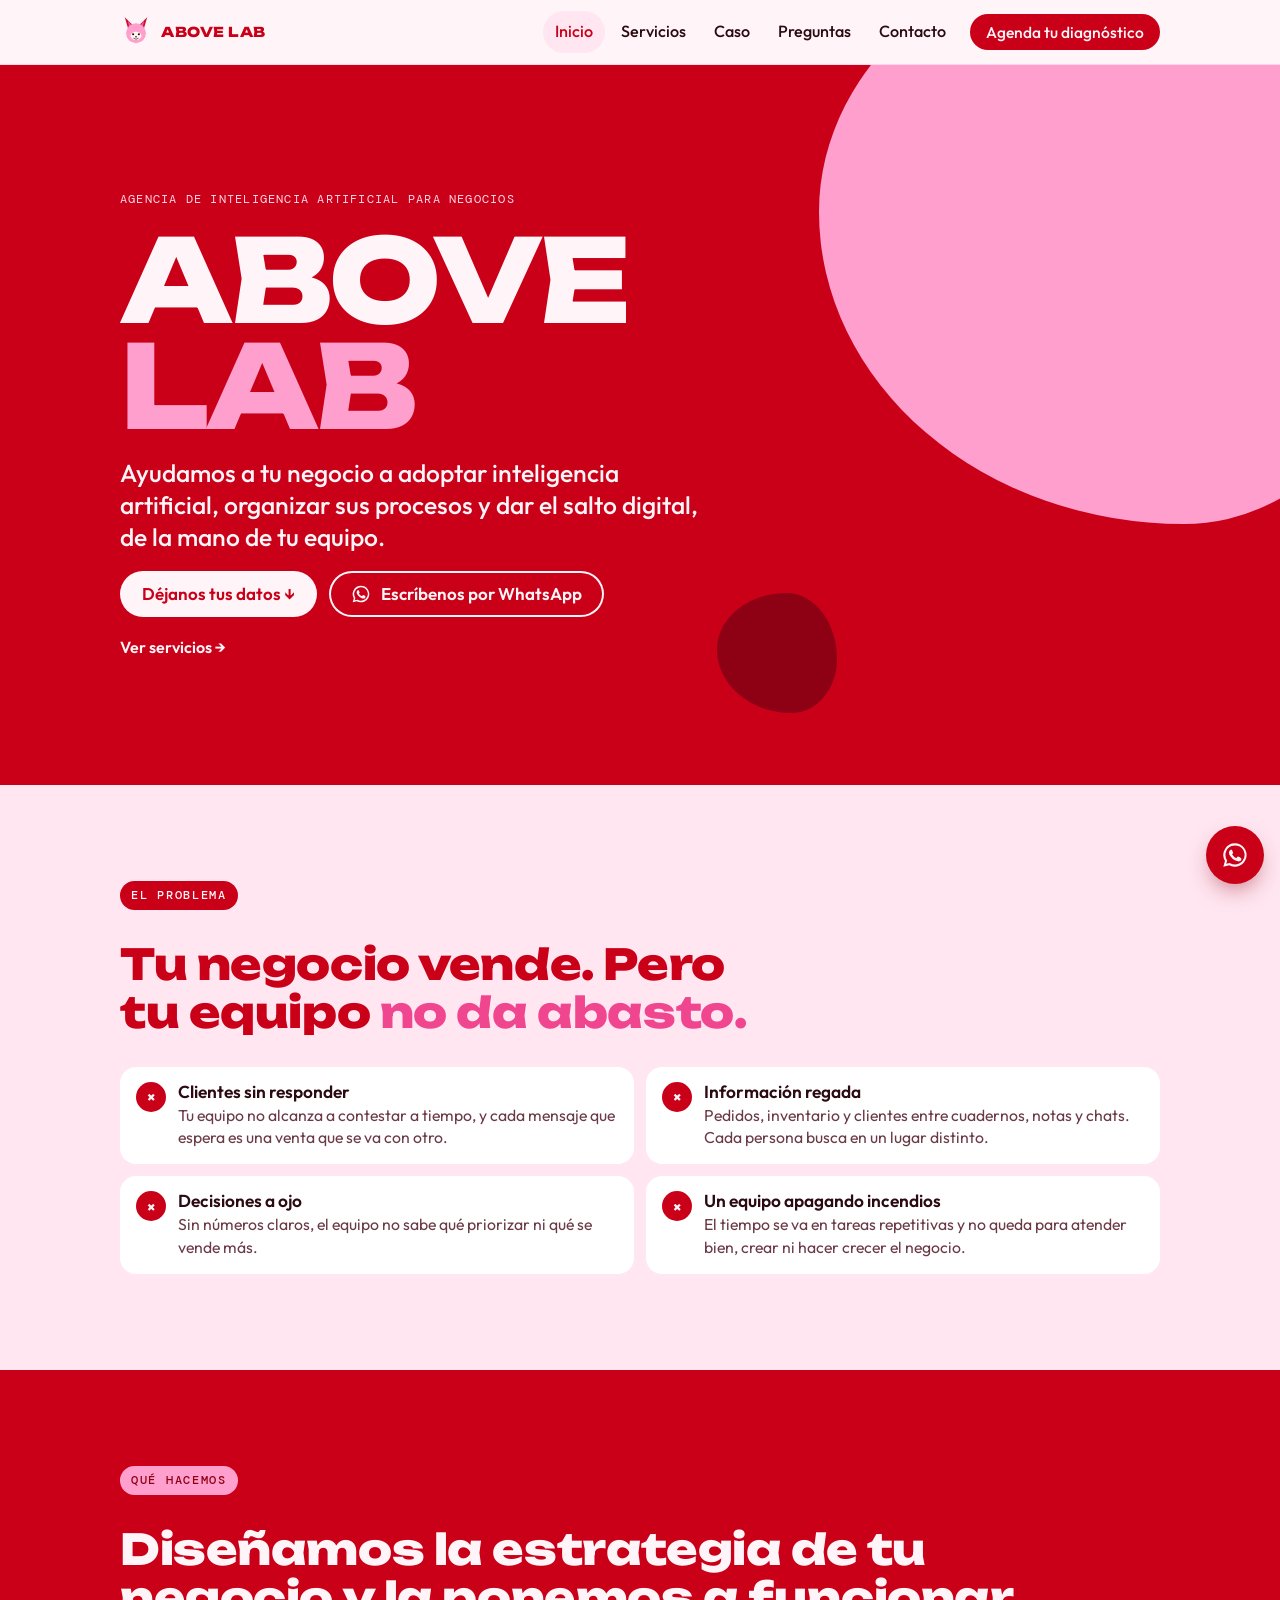
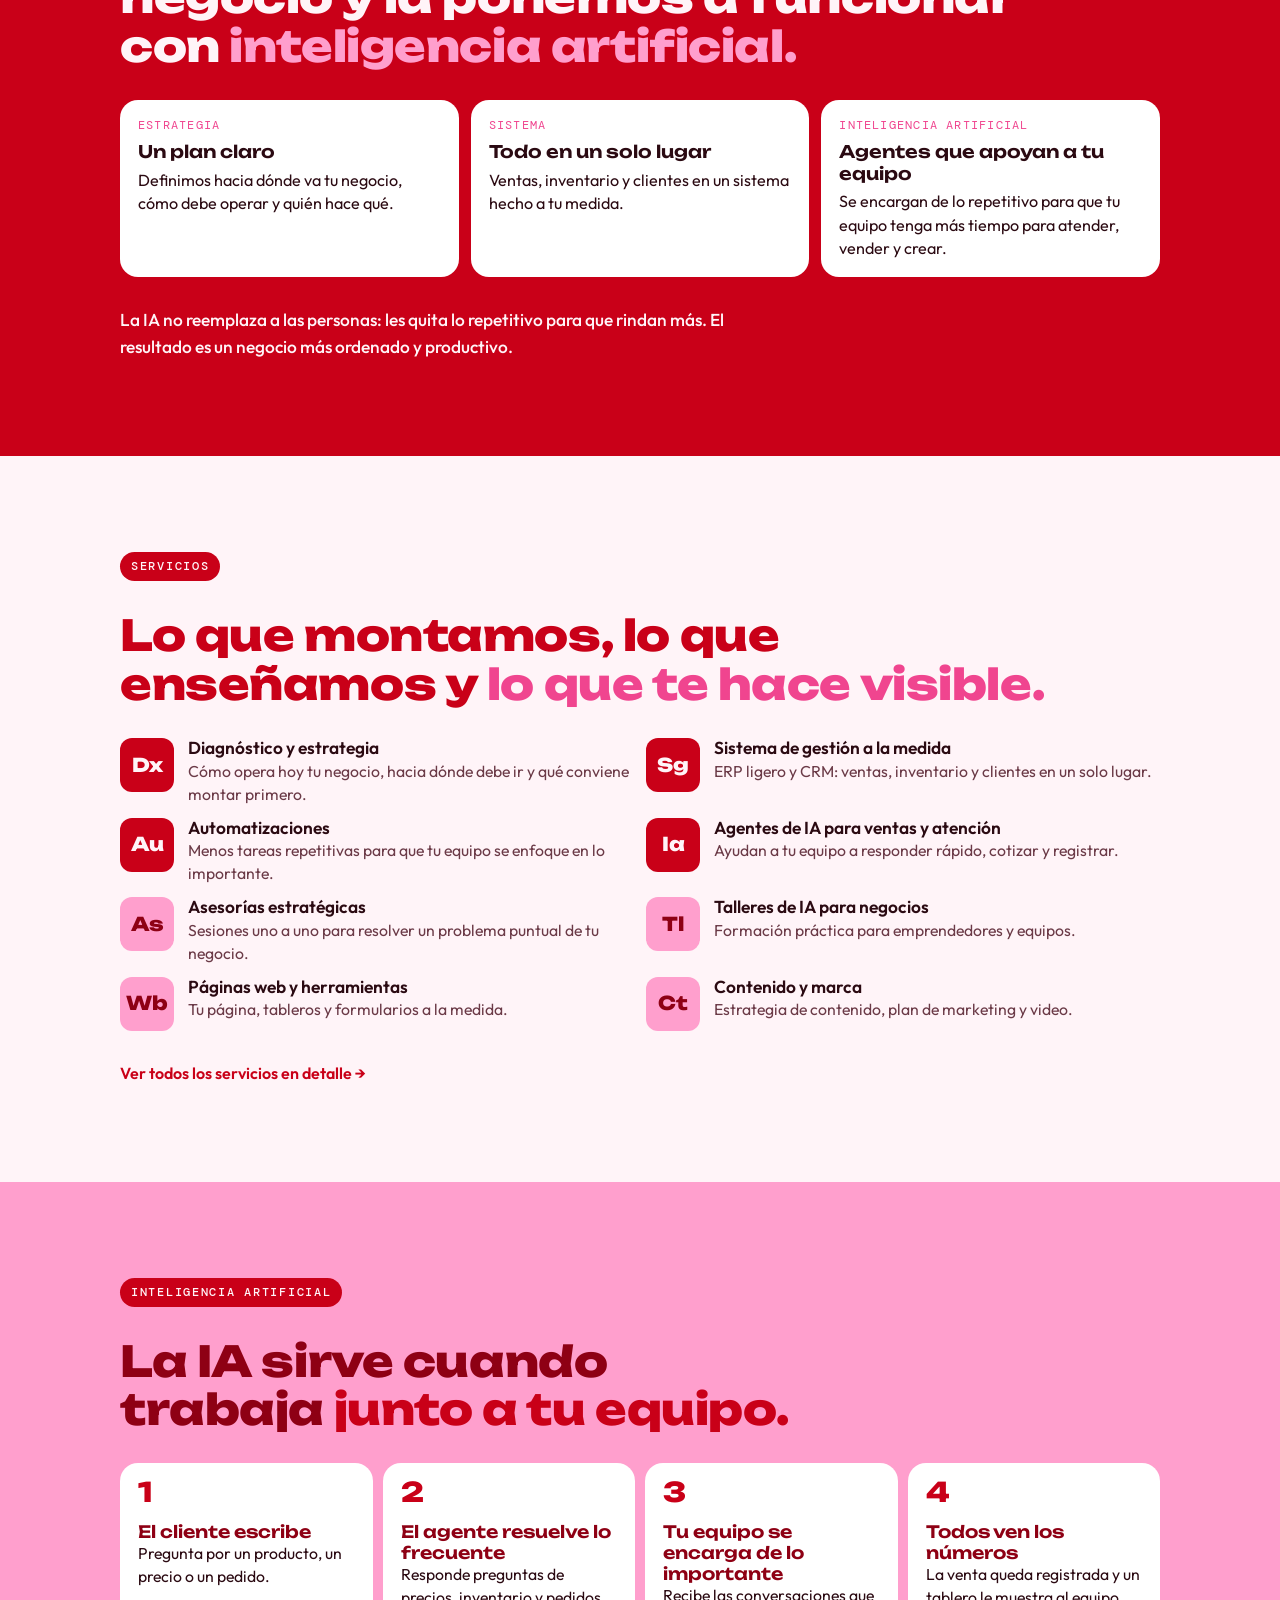
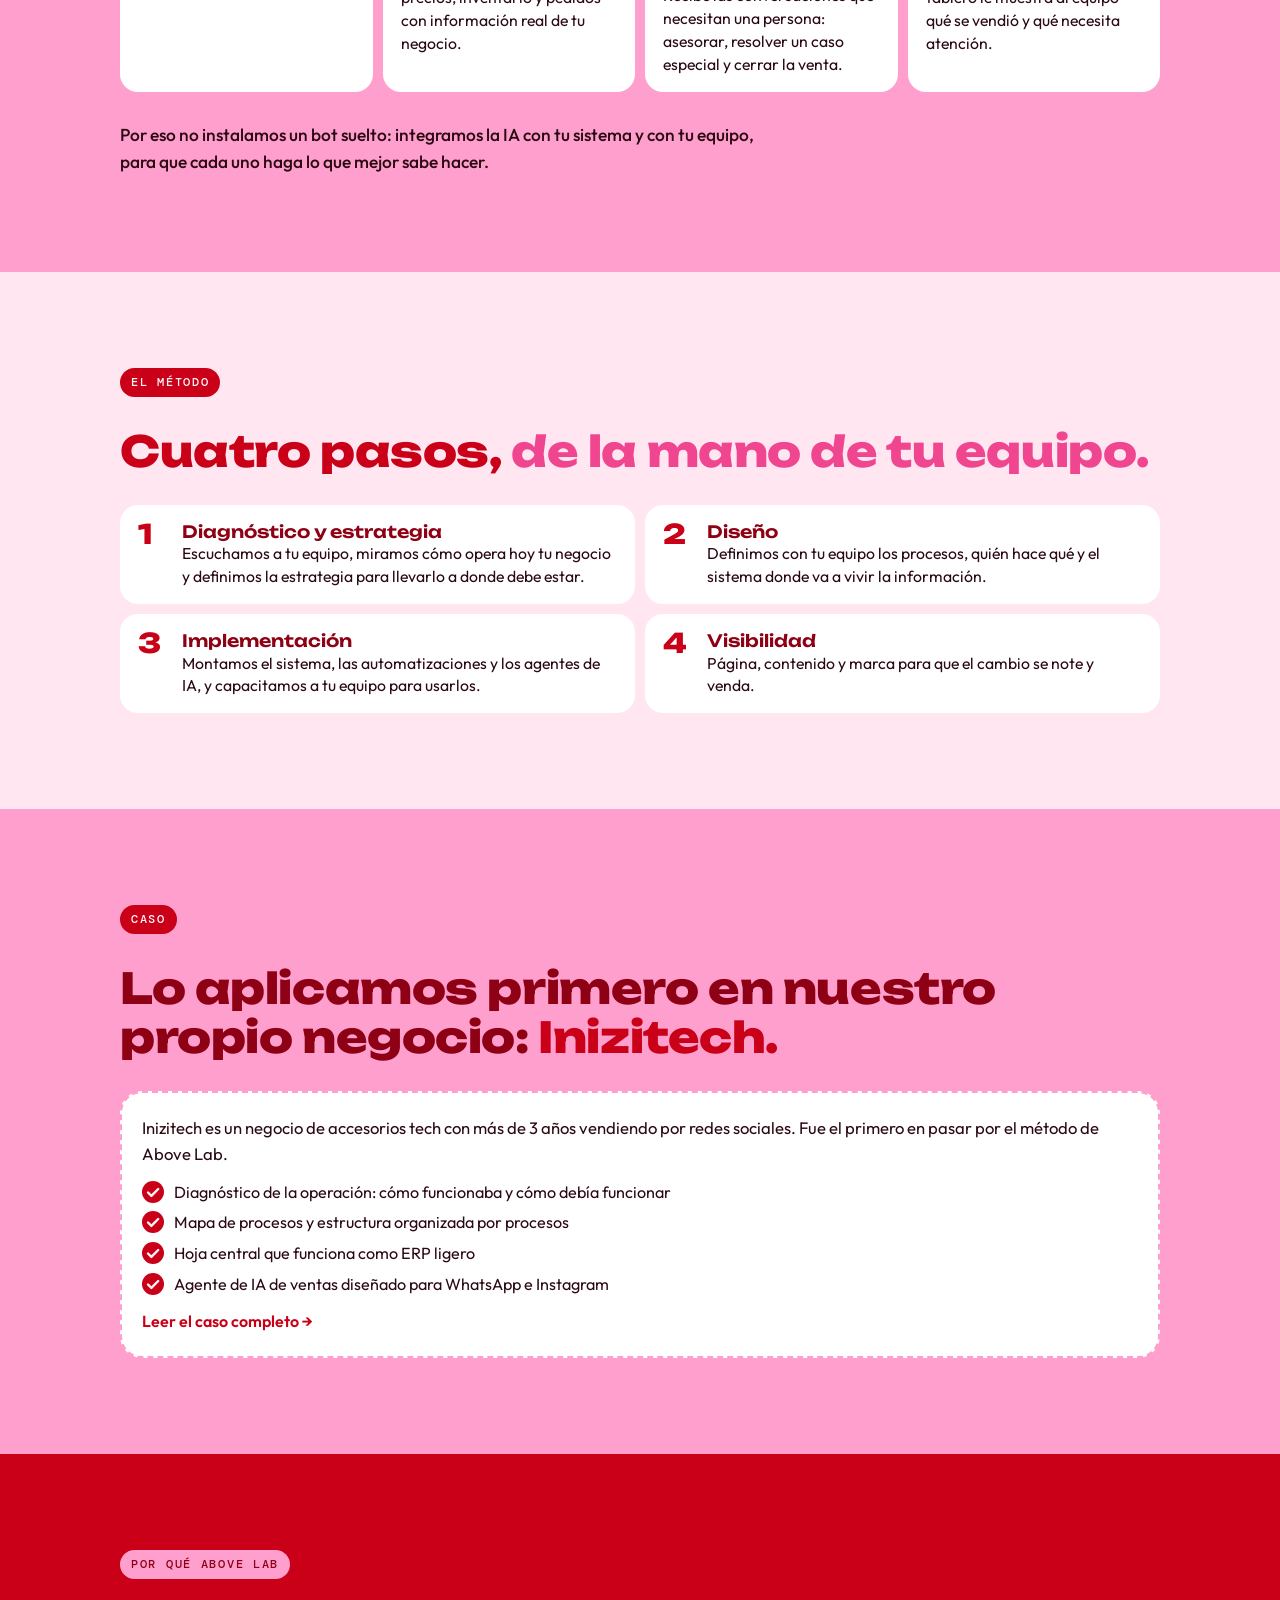
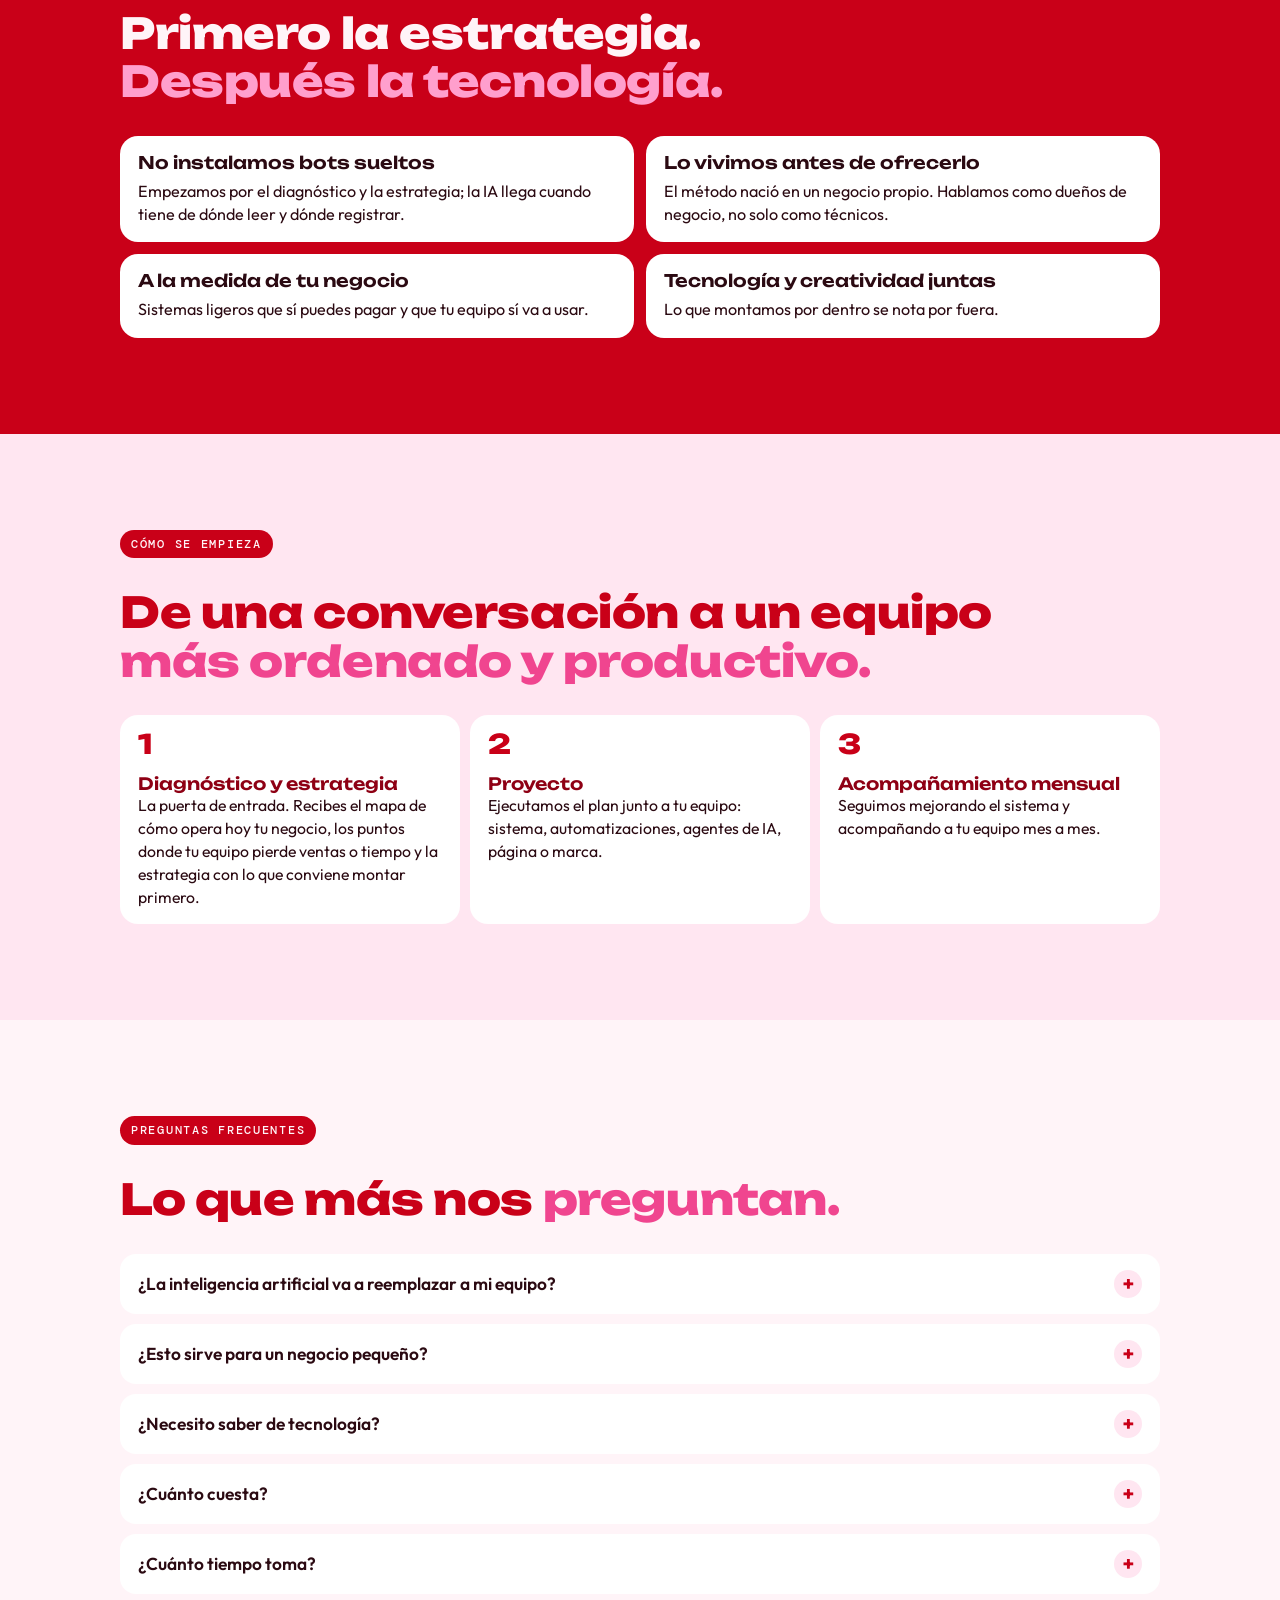
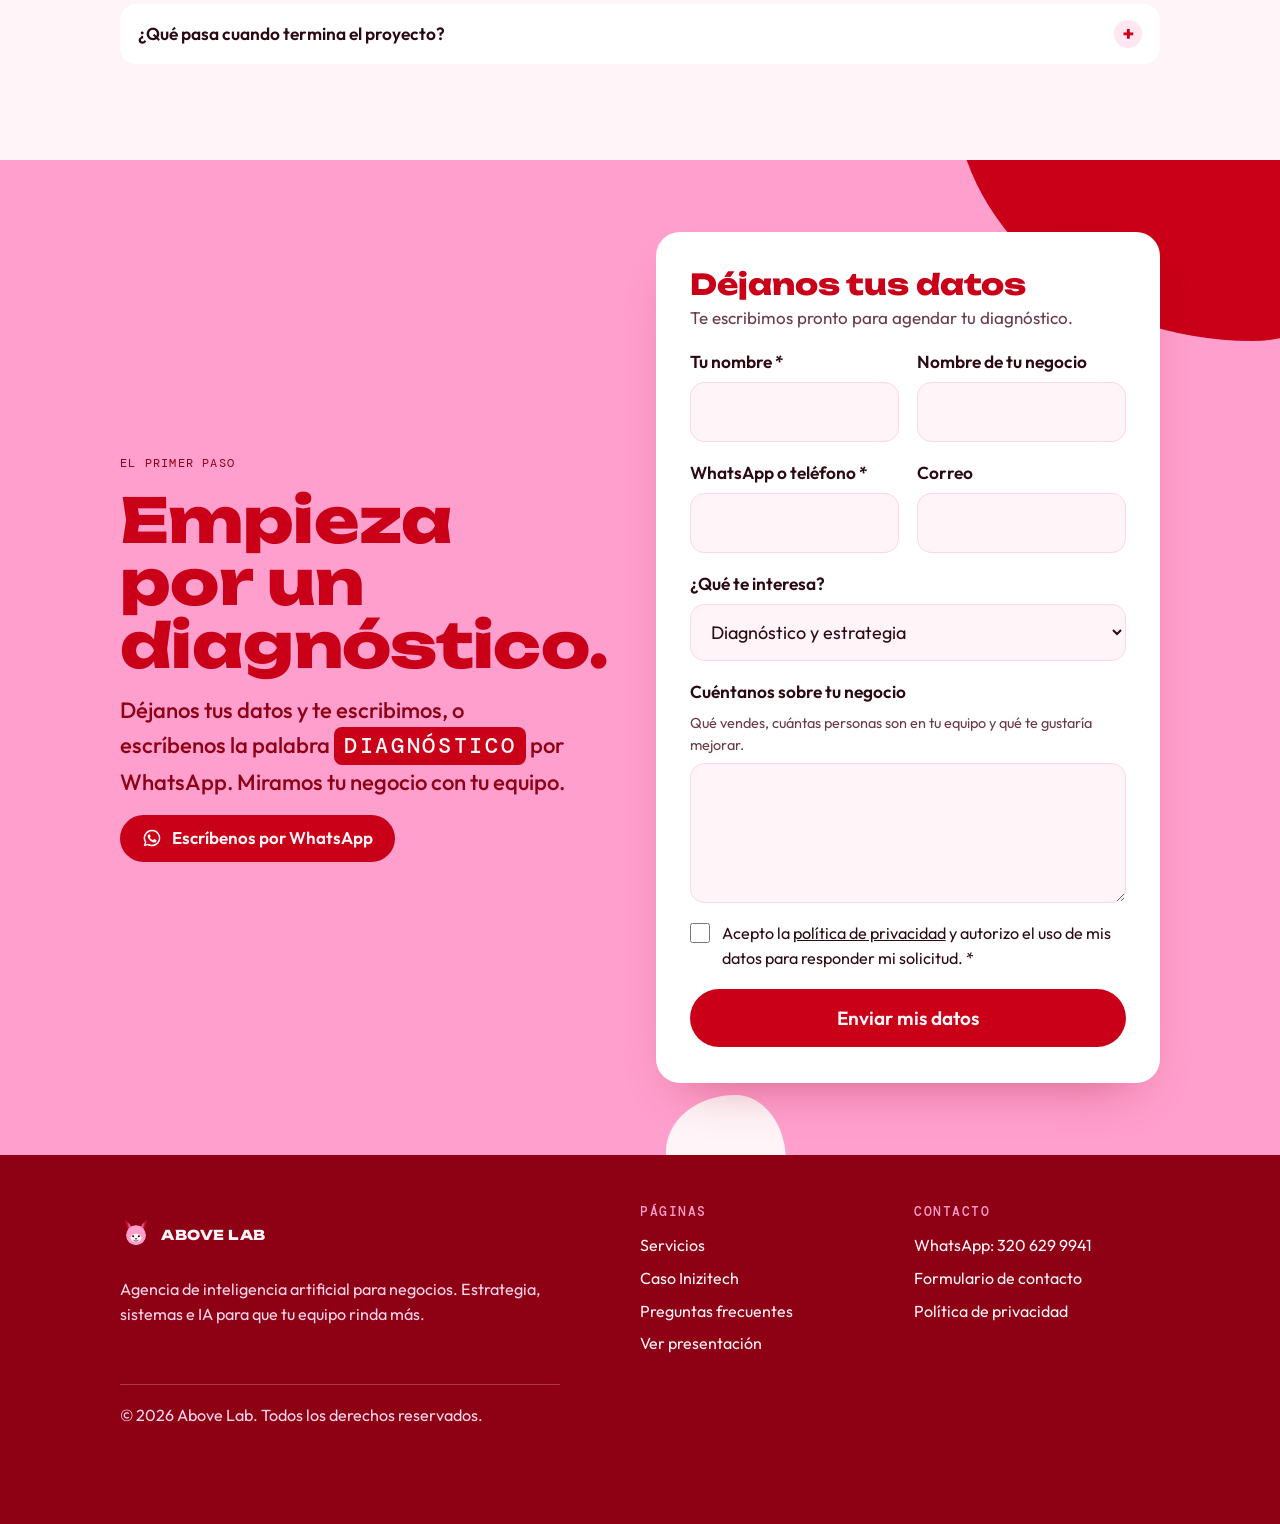
<file: index.html>
<!DOCTYPE html>
<html lang="es">
<head>
  <meta charset="UTF-8">
  <meta name="viewport" content="width=device-width, initial-scale=1, viewport-fit=cover">
  <title>Above Lab · Agencia de inteligencia artificial para negocios</title>
  <meta name="description" content="Above Lab: agencia de inteligencia artificial para negocios. Estrategia, sistemas a la medida y agentes de IA que apoyan a tu equipo. Empieza por un diagnóstico.">
  <meta name="theme-color" content="#C90018">
  <link rel="canonical" href="https://abovelab-ia.netlify.app/">
  <script>
    /* Si alguien entra por la dirección vieja de GitHub, lo llevamos a la principal (Netlify) */
    if (location.hostname === 'abovelab-ia.github.io') { location.replace('https://abovelab-ia.netlify.app' + location.pathname + location.search + location.hash); }
    document.documentElement.classList.add('js');
  </script>
  <meta name="google-site-verification" content="z146KkN0kreWPmTnwpzb3f03izpQ8AASt-tqVc89RX8">

  <!-- Vista previa al compartir el enlace -->
  <meta property="og:type" content="website">
  <meta property="og:site_name" content="Above Lab">
  <meta property="og:locale" content="es_CO">
  <meta property="og:url" content="https://abovelab-ia.netlify.app/">
  <meta property="og:title" content="Above Lab · Agencia de inteligencia artificial para negocios">
  <meta property="og:description" content="Above Lab: agencia de inteligencia artificial para negocios. Estrategia, sistemas a la medida y agentes de IA que apoyan a tu equipo. Empieza por un diagnóstico.">
  <meta property="og:image" content="https://abovelab-ia.netlify.app/og.png">
  <meta property="og:image:width" content="1200">
  <meta property="og:image:height" content="630">
  <meta name="twitter:card" content="summary_large_image">

  <link rel="icon" href="/favicon.svg" type="image/svg+xml">
  <link rel="apple-touch-icon" href="/apple-touch-icon.png">
  <link rel="preconnect" href="https://fonts.googleapis.com">
  <link rel="preconnect" href="https://fonts.gstatic.com" crossorigin>
  <link rel="stylesheet" href="https://fonts.googleapis.com/css2?family=DM+Mono:wght@400;500&family=Outfit:wght@400;500;600&family=Unbounded:wght@600;800&display=swap">
  <link rel="stylesheet" href="/styles.css">
</head>
<body>
  <a class="saltar" href="#contenido">Saltar al contenido</a>

  <!-- ===== Barra superior y menú ===== -->
  <header class="site-header">
    <div class="wrap">
      <a class="brand" href="/" aria-label="Above Lab, ir al inicio">
        <svg viewBox="0 0 100 100" aria-hidden="true">
          <polygon points="25,38 15,4 46,34" fill="#C8102E"/>
          <polygon points="75,38 85,4 54,34" fill="#C8102E"/>
          <polygon points="28,31 24,13 38,31" fill="#E85D9C"/>
          <polygon points="72,31 76,13 62,31" fill="#E85D9C"/>
          <circle cx="50" cy="54" r="31" fill="#FF9FCD"/>
          <ellipse cx="50" cy="62" rx="17" ry="13" fill="#FFF6F0"/>
          <circle cx="41" cy="57" r="3.4" fill="#2A1015"/>
          <circle cx="59" cy="57" r="3.4" fill="#2A1015"/>
          <circle cx="50" cy="65" r="2.6" fill="#2A1015"/>
          <path d="M 43 70 Q 50 76 57 70" stroke="#2A1015" stroke-width="2" fill="none" stroke-linecap="round"/>
        </svg>
        <span>ABOVE LAB</span>
      </a>
      <button class="menu-btn" type="button" aria-controls="menu" aria-expanded="false" aria-label="Abrir menú">
        <svg viewBox="0 0 24 24" aria-hidden="true"><path d="M4 7h16M4 12h16M4 17h16" fill="none" stroke="currentColor" stroke-width="2.2" stroke-linecap="round"/></svg>
      </button>
      <nav class="nav" id="menu" aria-label="Menú principal">
        <a href="/" aria-current="page">Inicio</a>
        <a href="/servicios/">Servicios</a>
        <a href="/caso-inizitech/">Caso</a>
        <a href="/#preguntas">Preguntas</a>
        <a href="/contacto/">Contacto</a>
        <a class="btn chico" href="#formulario">Agenda tu diagnóstico</a>
      </nav>
    </div>
  </header>

  <main id="contenido">

    <!-- ===== Portada ===== -->
    <section class="hero">
      <div class="blob uno" aria-hidden="true"></div>
      <div class="blob dos" aria-hidden="true"></div>
      <div class="wrap">
        <span class="mono">Agencia de inteligencia artificial para negocios</span>
        <h1 class="wordmark">ABOVE <b>LAB</b></h1>
        <p class="tagline">Ayudamos a tu negocio a adoptar inteligencia artificial, organizar sus procesos y dar el salto digital, de la mano de tu equipo.</p>
        <div class="botones on-rojo">
          <a class="btn claro" href="#formulario">Déjanos tus datos ↓</a>
          <a class="btn borde" href="https://wa.me/573206299941?text=DIAGN%C3%93STICO" target="_blank" rel="noopener"><svg viewBox="0 0 24 24" aria-hidden="true"><use href="#ico-wa"/></svg> Escríbenos por WhatsApp</a>
        </div>
        <a class="enlace on-rojo-enlace" href="/servicios/">Ver servicios →</a>
      </div>
    </section>

    <!-- ===== El problema ===== -->
    <section class="seccion g-claro" aria-labelledby="problema">
      <div class="wrap">
        <span class="eyebrow">El problema</span>
        <h2 id="problema" class="reveal">Tu negocio vende. Pero tu equipo <em>no da abasto.</em></h2>
        <div class="grid dos">
          <div class="sintoma reveal"><span class="x" aria-hidden="true">×</span><div><h3>Clientes sin responder</h3><p>Tu equipo no alcanza a contestar a tiempo, y cada mensaje que espera es una venta que se va con otro.</p></div></div>
          <div class="sintoma reveal"><span class="x" aria-hidden="true">×</span><div><h3>Información regada</h3><p>Pedidos, inventario y clientes entre cuadernos, notas y chats. Cada persona busca en un lugar distinto.</p></div></div>
          <div class="sintoma reveal"><span class="x" aria-hidden="true">×</span><div><h3>Decisiones a ojo</h3><p>Sin números claros, el equipo no sabe qué priorizar ni qué se vende más.</p></div></div>
          <div class="sintoma reveal"><span class="x" aria-hidden="true">×</span><div><h3>Un equipo apagando incendios</h3><p>El tiempo se va en tareas repetitivas y no queda para atender bien, crear ni hacer crecer el negocio.</p></div></div>
        </div>
      </div>
    </section>

    <!-- ===== Qué hacemos ===== -->
    <section class="seccion g-rojo" aria-labelledby="que-hacemos">
      <div class="wrap">
        <span class="eyebrow">Qué hacemos</span>
        <h2 id="que-hacemos" class="reveal">Diseñamos la estrategia de tu negocio y la ponemos a funcionar con <em>inteligencia artificial.</em></h2>
        <div class="grid tres">
          <div class="card reveal"><span class="mono">Estrategia</span><h3>Un plan claro</h3><p>Definimos hacia dónde va tu negocio, cómo debe operar y quién hace qué.</p></div>
          <div class="card reveal"><span class="mono">Sistema</span><h3>Todo en un solo lugar</h3><p>Ventas, inventario y clientes en un sistema hecho a tu medida.</p></div>
          <div class="card reveal"><span class="mono">Inteligencia artificial</span><h3>Agentes que apoyan a tu equipo</h3><p>Se encargan de lo repetitivo para que tu equipo tenga más tiempo para atender, vender y crear.</p></div>
        </div>
        <p class="remate reveal">La IA no reemplaza a las personas: les quita lo repetitivo para que rindan más. El resultado es un negocio más ordenado y productivo.</p>
      </div>
    </section>

    <!-- ===== Servicios (resumen) ===== -->
    <section class="seccion g-crema" aria-labelledby="servicios">
      <div class="wrap">
        <span class="eyebrow">Servicios</span>
        <h2 id="servicios" class="reveal">Lo que montamos, lo que enseñamos y <em>lo que te hace visible.</em></h2>
        <div class="grid dos">
          <div class="servicio reveal"><span class="sym">Dx</span><div><h3>Diagnóstico y estrategia</h3><p>Cómo opera hoy tu negocio, hacia dónde debe ir y qué conviene montar primero.</p></div></div>
          <div class="servicio reveal"><span class="sym">Sg</span><div><h3>Sistema de gestión a la medida</h3><p>ERP ligero y CRM: ventas, inventario y clientes en un solo lugar.</p></div></div>
          <div class="servicio reveal"><span class="sym">Au</span><div><h3>Automatizaciones</h3><p>Menos tareas repetitivas para que tu equipo se enfoque en lo importante.</p></div></div>
          <div class="servicio reveal"><span class="sym">Ia</span><div><h3>Agentes de IA para ventas y atención</h3><p>Ayudan a tu equipo a responder rápido, cotizar y registrar.</p></div></div>
          <div class="servicio reveal"><span class="sym rosa">As</span><div><h3>Asesorías estratégicas</h3><p>Sesiones uno a uno para resolver un problema puntual de tu negocio.</p></div></div>
          <div class="servicio reveal"><span class="sym rosa">Tl</span><div><h3>Talleres de IA para negocios</h3><p>Formación práctica para emprendedores y equipos.</p></div></div>
          <div class="servicio reveal"><span class="sym rosa">Wb</span><div><h3>Páginas web y herramientas</h3><p>Tu página, tableros y formularios a la medida.</p></div></div>
          <div class="servicio reveal"><span class="sym rosa">Ct</span><div><h3>Contenido y marca</h3><p>Estrategia de contenido, plan de marketing y video.</p></div></div>
        </div>
        <a class="enlace" href="/servicios/">Ver todos los servicios en detalle →</a>
      </div>
    </section>

    <!-- ===== La IA con tu equipo ===== -->
    <section class="seccion g-rosa" aria-labelledby="ia">
      <div class="wrap">
        <span class="eyebrow">Inteligencia artificial</span>
        <h2 id="ia" class="reveal">La IA sirve cuando trabaja <em>junto a tu equipo.</em></h2>
        <div class="pasos cuatro">
          <div class="paso reveal"><div><h3>El cliente escribe</h3><p>Pregunta por un producto, un precio o un pedido.</p></div></div>
          <div class="paso reveal"><div><h3>El agente resuelve lo frecuente</h3><p>Responde preguntas de precios, inventario y pedidos con información real de tu negocio.</p></div></div>
          <div class="paso reveal"><div><h3>Tu equipo se encarga de lo importante</h3><p>Recibe las conversaciones que necesitan una persona: asesorar, resolver un caso especial y cerrar la venta.</p></div></div>
          <div class="paso reveal"><div><h3>Todos ven los números</h3><p>La venta queda registrada y un tablero le muestra al equipo qué se vendió y qué necesita atención.</p></div></div>
        </div>
        <p class="nota-final reveal">Por eso no instalamos un bot suelto: integramos la IA con tu sistema y con tu equipo, para que cada uno haga lo que mejor sabe hacer.</p>
      </div>
    </section>

    <!-- ===== El método ===== -->
    <section class="seccion g-claro" aria-labelledby="metodo">
      <div class="wrap">
        <span class="eyebrow">El método</span>
        <h2 id="metodo" class="reveal">Cuatro pasos, <em>de la mano de tu equipo.</em></h2>
        <div class="pasos dos">
          <div class="paso reveal"><div><h3>Diagnóstico y estrategia</h3><p>Escuchamos a tu equipo, miramos cómo opera hoy tu negocio y definimos la estrategia para llevarlo a donde debe estar.</p></div></div>
          <div class="paso reveal"><div><h3>Diseño</h3><p>Definimos con tu equipo los procesos, quién hace qué y el sistema donde va a vivir la información.</p></div></div>
          <div class="paso reveal"><div><h3>Implementación</h3><p>Montamos el sistema, las automatizaciones y los agentes de IA, y capacitamos a tu equipo para usarlos.</p></div></div>
          <div class="paso reveal"><div><h3>Visibilidad</h3><p>Página, contenido y marca para que el cambio se note y venda.</p></div></div>
        </div>
      </div>
    </section>

    <!-- ===== Caso ===== -->
    <section class="seccion g-rosa" aria-labelledby="caso">
      <div class="wrap">
        <span class="eyebrow">Caso</span>
        <h2 id="caso" class="reveal">Lo aplicamos primero en nuestro propio negocio: <em>Inizitech.</em></h2>
        <div class="ficha reveal">
          <p>Inizitech es un negocio de accesorios tech con más de 3 años vendiendo por redes sociales. Fue el primero en pasar por el método de Above Lab.</p>
          <ul class="checks">
            <li>Diagnóstico de la operación: cómo funcionaba y cómo debía funcionar</li>
            <li>Mapa de procesos y estructura organizada por procesos</li>
            <li>Hoja central que funciona como ERP ligero</li>
            <li>Agente de IA de ventas diseñado para WhatsApp e Instagram</li>
          </ul>
          <a class="enlace" href="/caso-inizitech/">Leer el caso completo →</a>
        </div>
      </div>
    </section>

    <!-- ===== Por qué Above Lab ===== -->
    <section class="seccion g-rojo" aria-labelledby="por-que">
      <div class="wrap">
        <span class="eyebrow">Por qué Above Lab</span>
        <h2 id="por-que" class="reveal">Primero la estrategia. <em>Después la tecnología.</em></h2>
        <div class="grid dos">
          <div class="card reveal"><h3>No instalamos bots sueltos</h3><p>Empezamos por el diagnóstico y la estrategia; la IA llega cuando tiene de dónde leer y dónde registrar.</p></div>
          <div class="card reveal"><h3>Lo vivimos antes de ofrecerlo</h3><p>El método nació en un negocio propio. Hablamos como dueños de negocio, no solo como técnicos.</p></div>
          <div class="card reveal"><h3>A la medida de tu negocio</h3><p>Sistemas ligeros que sí puedes pagar y que tu equipo sí va a usar.</p></div>
          <div class="card reveal"><h3>Tecnología y creatividad juntas</h3><p>Lo que montamos por dentro se nota por fuera.</p></div>
        </div>
      </div>
    </section>

    <!-- ===== Cómo se empieza ===== -->
    <section class="seccion g-claro" aria-labelledby="empezar">
      <div class="wrap">
        <span class="eyebrow">Cómo se empieza</span>
        <h2 id="empezar" class="reveal">De una conversación a un equipo <em>más ordenado y productivo.</em></h2>
        <div class="pasos tres">
          <div class="paso reveal"><div><h3>Diagnóstico y estrategia</h3><p>La puerta de entrada. Recibes el mapa de cómo opera hoy tu negocio, los puntos donde tu equipo pierde ventas o tiempo y la estrategia con lo que conviene montar primero.</p></div></div>
          <div class="paso reveal"><div><h3>Proyecto</h3><p>Ejecutamos el plan junto a tu equipo: sistema, automatizaciones, agentes de IA, página o marca.</p></div></div>
          <div class="paso reveal"><div><h3>Acompañamiento mensual</h3><p>Seguimos mejorando el sistema y acompañando a tu equipo mes a mes.</p></div></div>
        </div>
      </div>
    </section>

    <!-- ===== Preguntas frecuentes ===== -->
    <section class="seccion g-crema" id="preguntas" aria-labelledby="faq">
      <div class="wrap">
        <span class="eyebrow">Preguntas frecuentes</span>
        <h2 id="faq" class="reveal">Lo que más nos <em>preguntan.</em></h2>
        <div class="faq">
          <details class="reveal">
            <summary>¿La inteligencia artificial va a reemplazar a mi equipo?</summary>
            <p>No. La usamos para quitarle a tu equipo las tareas repetitivas, como responder siempre las mismas preguntas o pasar datos de un lado a otro. Así tu gente tiene más tiempo para atender bien, asesorar, vender y crear. Las conversaciones que necesitan a una persona siempre llegan a tu equipo.</p>
          </details>
          <details class="reveal">
            <summary>¿Esto sirve para un negocio pequeño?</summary>
            <p>Sí. Trabajamos con sistemas ligeros, hechos a la medida de cada negocio, que se pueden pagar y que tu equipo sí va a usar. Nuestro método nació en un negocio propio que vende por redes sociales.</p>
          </details>
          <details class="reveal">
            <summary>¿Necesito saber de tecnología?</summary>
            <p>No. Nosotros diseñamos y montamos todo, y capacitamos a tu equipo para usarlo en el día a día.</p>
          </details>
          <details class="reveal">
            <summary>¿Cuánto cuesta?</summary>
            <p>Depende de lo que necesite tu negocio. Por eso empezamos con un diagnóstico: después de entender cómo opera tu negocio, te damos una propuesta clara con lo que conviene hacer primero y su valor, antes de empezar.</p>
          </details>
          <details class="reveal">
            <summary>¿Cuánto tiempo toma?</summary>
            <p>Depende del proyecto. En el diagnóstico definimos las prioridades y los tiempos de cada etapa, para que sepas qué esperar desde el principio.</p>
          </details>
          <details class="reveal">
            <summary>¿Qué pasa cuando termina el proyecto?</summary>
            <p>Puedes seguir con nuestro acompañamiento mensual: mejoramos el sistema, ajustamos lo que haga falta y acompañamos a tu equipo mes a mes.</p>
          </details>
        </div>
      </div>
    </section>

    <!-- Llamado final con formulario -->
    <section class="cierre" aria-labelledby="cierre-titulo">
      <div class="blob uno" aria-hidden="true"></div>
      <div class="blob dos" aria-hidden="true"></div>
      <div class="wrap cierre-grid">
        <div class="cierre-texto">
          <span class="mono">El primer paso</span>
          <h2 id="cierre-titulo">Empieza por un diagnóstico.</h2>
          <p>Déjanos tus datos y te escribimos, o escríbenos la palabra <span class="palabra">DIAGNÓSTICO</span> por WhatsApp. Miramos tu negocio con tu equipo.</p>
          <div class="botones">
            <a class="btn" href="https://wa.me/573206299941?text=DIAGN%C3%93STICO" target="_blank" rel="noopener"><svg viewBox="0 0 24 24" aria-hidden="true"><use href="#ico-wa"/></svg> Escríbenos por WhatsApp</a>
          </div>
        </div>
        <form class="form" id="formulario" name="contacto" method="POST" action="/gracias/" data-netlify="true" netlify-honeypot="bot-field">
            <input type="hidden" name="form-name" value="contacto">
            <p class="oculto"><label>No llenes este campo: <input name="bot-field" tabindex="-1" autocomplete="off"></label></p>
            <div class="form-cabeza">
              <h3>Déjanos tus datos</h3>
              <p>Te escribimos pronto para agendar tu diagnóstico.</p>
            </div>
            <div class="fila">
              <div class="campo">
                <label for="nombre">Tu nombre *</label>
                <input id="nombre" name="nombre" type="text" autocomplete="name" required>
              </div>
              <div class="campo">
                <label for="negocio">Nombre de tu negocio</label>
                <input id="negocio" name="negocio" type="text" autocomplete="organization">
              </div>
            </div>
            <div class="fila">
              <div class="campo">
                <label for="telefono">WhatsApp o teléfono *</label>
                <input id="telefono" name="telefono" type="tel" autocomplete="tel" inputmode="tel" required>
              </div>
              <div class="campo">
                <label for="correo">Correo</label>
                <input id="correo" name="correo" type="email" autocomplete="email">
              </div>
            </div>
            <div class="campo">
              <label for="interes">¿Qué te interesa?</label>
              <select id="interes" name="interes">
                <option>Diagnóstico y estrategia</option>
                <option>Sistema de gestión (ERP / CRM)</option>
                <option>Automatizaciones</option>
                <option>Agentes de IA para ventas y atención</option>
                <option>Asesoría estratégica</option>
                <option>Taller de IA para mi equipo</option>
                <option>Página web</option>
                <option>Contenido y marca</option>
                <option>Todavía no lo sé</option>
              </select>
            </div>
            <div class="campo">
              <label for="mensaje">Cuéntanos sobre tu negocio</label>
              <span class="ayuda" id="mensaje-ayuda">Qué vendes, cuántas personas son en tu equipo y qué te gustaría mejorar.</span>
              <textarea id="mensaje" name="mensaje" aria-describedby="mensaje-ayuda"></textarea>
            </div>
            <label class="acepto">
              <input type="checkbox" name="acepto-privacidad" value="Sí" required>
              <span>Acepto la <a href="/privacidad/" target="_blank">política de privacidad</a> y autorizo el uso de mis datos para responder mi solicitud. *</span>
            </label>
            <button class="btn grande" type="submit">Enviar mis datos</button>
          </form>
      </div>
    </section>
  </main>

  <!-- ===== Pie de página ===== -->
  <footer class="site-footer">
    <div class="wrap">
      <div style="display:grid;gap:12px">
        <a class="brand" href="/" aria-label="Above Lab, ir al inicio">
          <svg viewBox="0 0 100 100" aria-hidden="true">
          <polygon points="25,38 15,4 46,34" fill="#C8102E"/>
          <polygon points="75,38 85,4 54,34" fill="#C8102E"/>
          <polygon points="28,31 24,13 38,31" fill="#E85D9C"/>
          <polygon points="72,31 76,13 62,31" fill="#E85D9C"/>
          <circle cx="50" cy="54" r="31" fill="#FF9FCD"/>
          <ellipse cx="50" cy="62" rx="17" ry="13" fill="#FFF6F0"/>
          <circle cx="41" cy="57" r="3.4" fill="#2A1015"/>
          <circle cx="59" cy="57" r="3.4" fill="#2A1015"/>
          <circle cx="50" cy="65" r="2.6" fill="#2A1015"/>
          <path d="M 43 70 Q 50 76 57 70" stroke="#2A1015" stroke-width="2" fill="none" stroke-linecap="round"/>
        </svg>
          <span>ABOVE LAB</span>
        </a>
        <p>Agencia de inteligencia artificial para negocios. Estrategia, sistemas e IA para que tu equipo rinda más.</p>
      </div>
      <div>
        <h3>Páginas</h3>
        <ul>
          <li><a href="/servicios/">Servicios</a></li>
          <li><a href="/caso-inizitech/">Caso Inizitech</a></li>
          <li><a href="/#preguntas">Preguntas frecuentes</a></li>
          <li><a href="/presentacion/">Ver presentación</a></li>
        </ul>
      </div>
      <div>
        <h3>Contacto</h3>
        <ul>
          <li><a href="https://wa.me/573206299941?text=DIAGN%C3%93STICO" target="_blank" rel="noopener">WhatsApp: 320 629 9941</a></li>
          <li><a href="/contacto/">Formulario de contacto</a></li>
          <li><a href="/privacidad/">Política de privacidad</a></li>
        </ul>
      </div>
      <p class="legal">© 2026 Above Lab. Todos los derechos reservados.</p>
    </div>
  </footer>

  <a class="wa-flotante" href="https://wa.me/573206299941?text=DIAGN%C3%93STICO" target="_blank" rel="noopener" aria-label="Escríbenos por WhatsApp">
    <svg viewBox="0 0 24 24" aria-hidden="true"><use href="#ico-wa"/></svg>
  </a>

  <!-- Ícono de WhatsApp (se dibuja una vez y se reutiliza) -->
  <svg width="0" height="0" style="position:absolute" aria-hidden="true">
    <symbol id="ico-wa" viewBox="0 0 24 24"><path fill="currentColor" d="M12 2a10 10 0 0 0-8.6 15.1L2 22l5-1.3A10 10 0 1 0 12 2zm0 18.2a8.2 8.2 0 0 1-4.2-1.2l-.3-.2-3 .8.8-2.9-.2-.3A8.2 8.2 0 1 1 12 20.2zm4.5-6.1c-.2-.1-1.5-.7-1.7-.8-.2-.1-.4-.1-.6.1l-.8 1c-.1.2-.3.2-.5.1a6.7 6.7 0 0 1-3.3-2.9c-.3-.4.3-.4.7-1.4.1-.2 0-.3 0-.4l-.8-1.8c-.2-.5-.4-.4-.6-.4h-.5a1 1 0 0 0-.7.3 3 3 0 0 0-.9 2.2 5.2 5.2 0 0 0 1.1 2.7 11.8 11.8 0 0 0 4.5 4c1.7.7 2.3.8 3.2.6.5-.1 1.5-.6 1.7-1.2.2-.6.2-1.1.1-1.2l-.4-.3z"/></symbol>
  </svg>

  <script src="/formulario.js" defer></script>
  <script src="/main.js" defer></script>
</body>
</html>
</file>
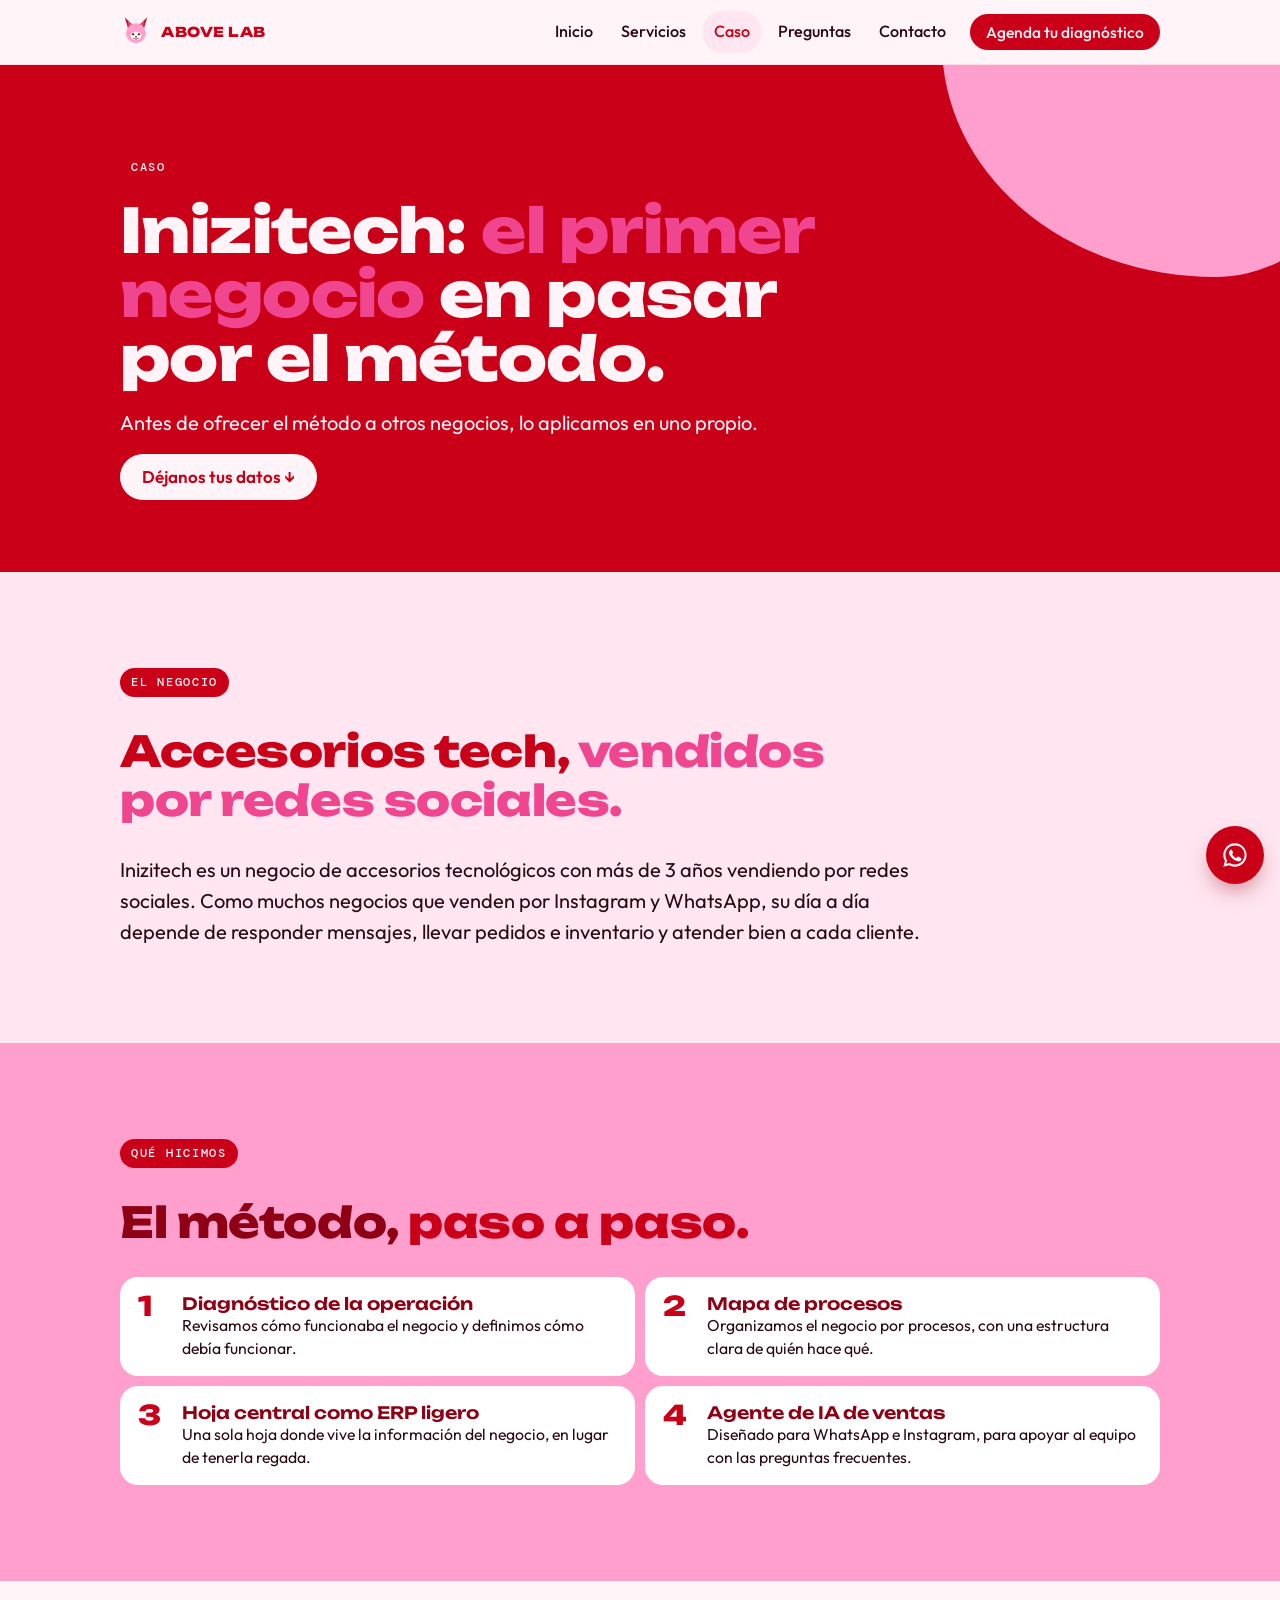
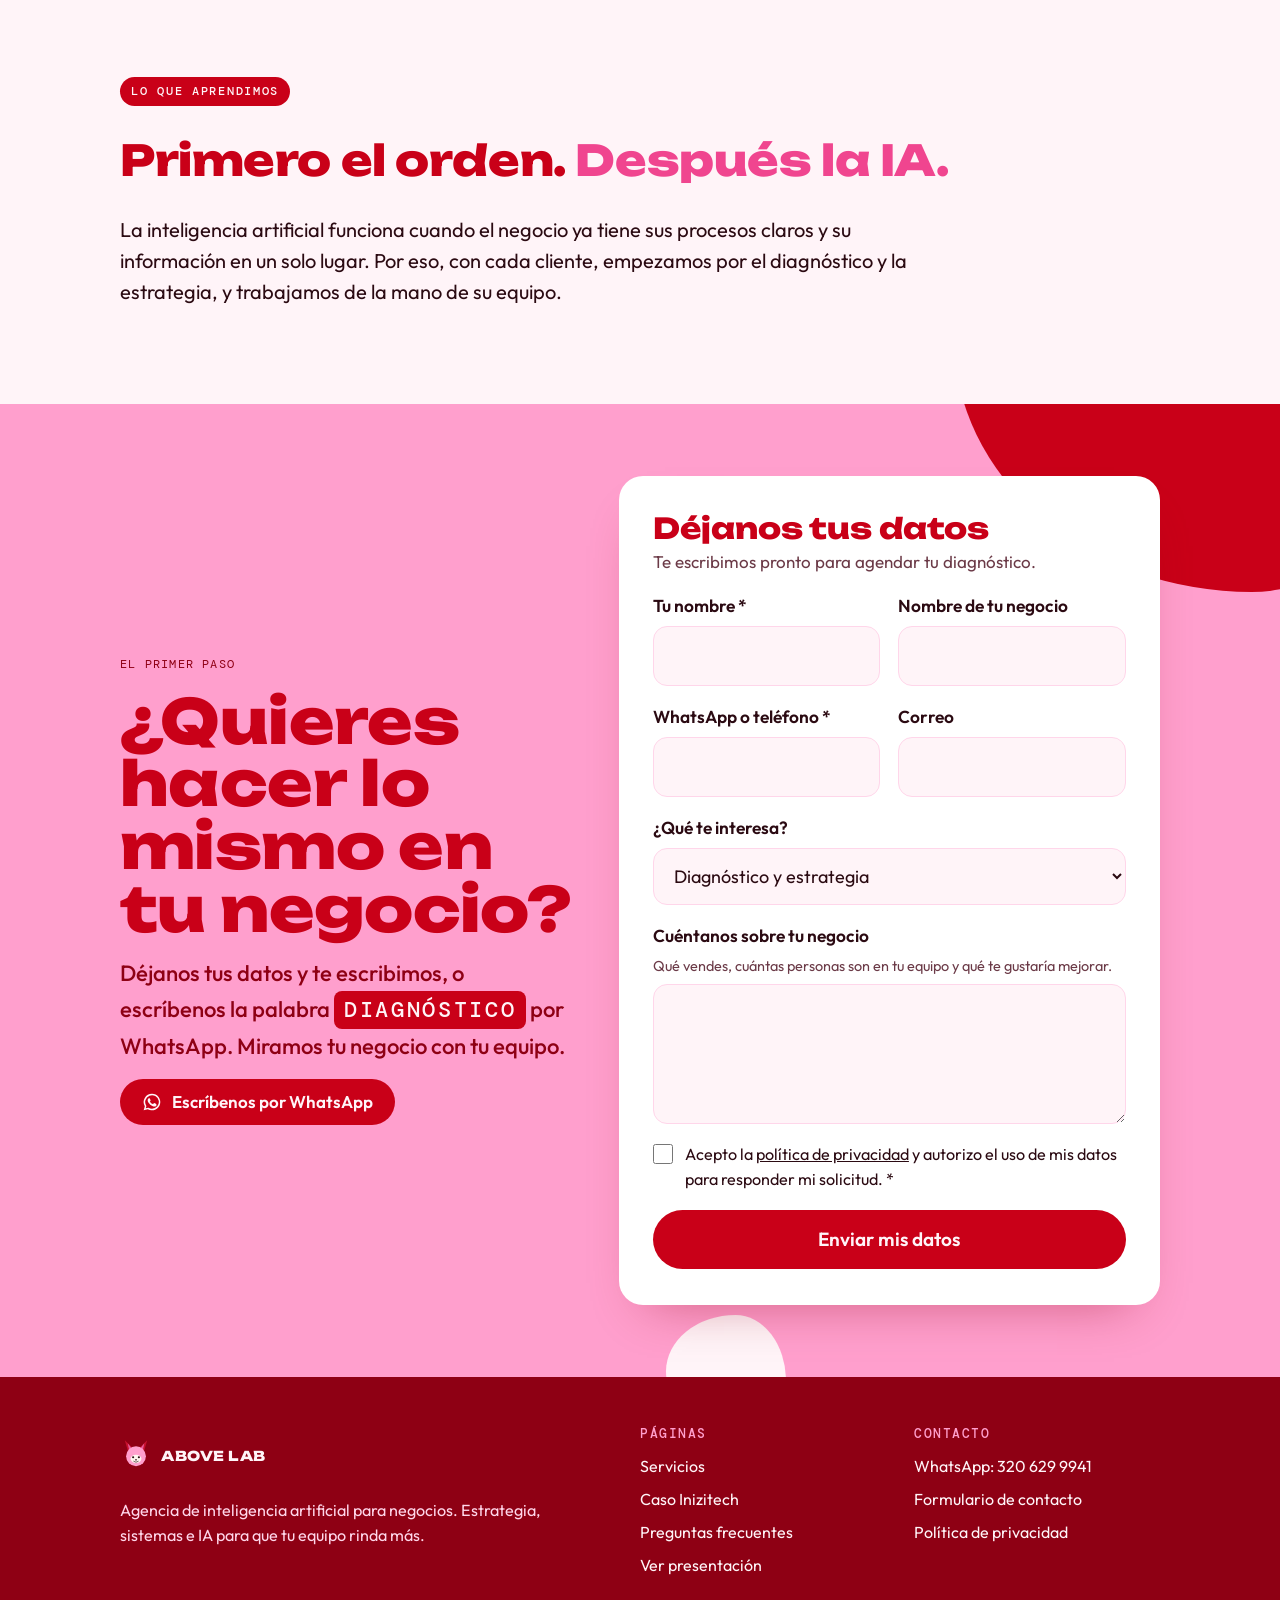
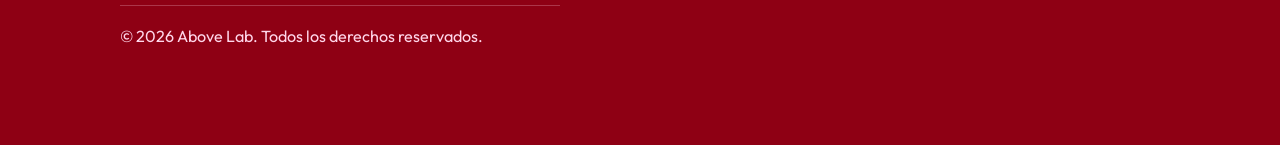
<file: caso-inizitech/index.html>
<!DOCTYPE html>
<html lang="es">
<head>
  <meta charset="UTF-8">
  <meta name="viewport" content="width=device-width, initial-scale=1, viewport-fit=cover">
  <title>Caso Inizitech · Above Lab</title>
  <meta name="description" content="Cómo aplicamos el método de Above Lab en Inizitech, un negocio de accesorios tech que vende por redes sociales: diagnóstico, procesos, ERP ligero y agente de IA.">
  <meta name="theme-color" content="#C90018">
  <link rel="canonical" href="https://abovelab-ia.netlify.app/caso-inizitech/">
  <script>
    /* Si alguien entra por la dirección vieja de GitHub, lo llevamos a la principal (Netlify) */
    if (location.hostname === 'abovelab-ia.github.io') { location.replace('https://abovelab-ia.netlify.app' + location.pathname + location.search + location.hash); }
    document.documentElement.classList.add('js');
  </script>

  <!-- Vista previa al compartir el enlace -->
  <meta property="og:type" content="website">
  <meta property="og:site_name" content="Above Lab">
  <meta property="og:locale" content="es_CO">
  <meta property="og:url" content="https://abovelab-ia.netlify.app/caso-inizitech/">
  <meta property="og:title" content="Caso Inizitech · Above Lab">
  <meta property="og:description" content="Cómo aplicamos el método de Above Lab en Inizitech, un negocio de accesorios tech que vende por redes sociales: diagnóstico, procesos, ERP ligero y agente de IA.">
  <meta property="og:image" content="https://abovelab-ia.netlify.app/og.png">
  <meta property="og:image:width" content="1200">
  <meta property="og:image:height" content="630">
  <meta name="twitter:card" content="summary_large_image">

  <link rel="icon" href="/favicon.svg" type="image/svg+xml">
  <link rel="apple-touch-icon" href="/apple-touch-icon.png">
  <link rel="preconnect" href="https://fonts.googleapis.com">
  <link rel="preconnect" href="https://fonts.gstatic.com" crossorigin>
  <link rel="stylesheet" href="https://fonts.googleapis.com/css2?family=DM+Mono:wght@400;500&family=Outfit:wght@400;500;600&family=Unbounded:wght@600;800&display=swap">
  <link rel="stylesheet" href="/styles.css">
</head>
<body>
  <a class="saltar" href="#contenido">Saltar al contenido</a>

  <!-- ===== Barra superior y menú ===== -->
  <header class="site-header">
    <div class="wrap">
      <a class="brand" href="/" aria-label="Above Lab, ir al inicio">
        <svg viewBox="0 0 100 100" aria-hidden="true">
          <polygon points="25,38 15,4 46,34" fill="#C8102E"/>
          <polygon points="75,38 85,4 54,34" fill="#C8102E"/>
          <polygon points="28,31 24,13 38,31" fill="#E85D9C"/>
          <polygon points="72,31 76,13 62,31" fill="#E85D9C"/>
          <circle cx="50" cy="54" r="31" fill="#FF9FCD"/>
          <ellipse cx="50" cy="62" rx="17" ry="13" fill="#FFF6F0"/>
          <circle cx="41" cy="57" r="3.4" fill="#2A1015"/>
          <circle cx="59" cy="57" r="3.4" fill="#2A1015"/>
          <circle cx="50" cy="65" r="2.6" fill="#2A1015"/>
          <path d="M 43 70 Q 50 76 57 70" stroke="#2A1015" stroke-width="2" fill="none" stroke-linecap="round"/>
        </svg>
        <span>ABOVE LAB</span>
      </a>
      <button class="menu-btn" type="button" aria-controls="menu" aria-expanded="false" aria-label="Abrir menú">
        <svg viewBox="0 0 24 24" aria-hidden="true"><path d="M4 7h16M4 12h16M4 17h16" fill="none" stroke="currentColor" stroke-width="2.2" stroke-linecap="round"/></svg>
      </button>
      <nav class="nav" id="menu" aria-label="Menú principal">
        <a href="/">Inicio</a>
        <a href="/servicios/">Servicios</a>
        <a href="/caso-inizitech/" aria-current="page">Caso</a>
        <a href="/#preguntas">Preguntas</a>
        <a href="/contacto/">Contacto</a>
        <a class="btn chico" href="#formulario">Agenda tu diagnóstico</a>
      </nav>
    </div>
  </header>

  <main id="contenido">

    <section class="page-hero">
      <div class="blob uno" aria-hidden="true"></div>
      <div class="wrap">
        <span class="eyebrow">Caso</span>
        <h1>Inizitech: <em>el primer negocio</em> en pasar por el método.</h1>
        <p class="lede">Antes de ofrecer el método a otros negocios, lo aplicamos en uno propio.</p>
        <div class="botones on-rojo">
          <a class="btn claro" href="#formulario">Déjanos tus datos ↓</a>
        </div>
      </div>
    </section>

    <section class="seccion g-claro" aria-labelledby="negocio">
      <div class="wrap">
        <span class="eyebrow">El negocio</span>
        <h2 id="negocio" class="reveal">Accesorios tech, <em>vendidos por redes sociales.</em></h2>
        <p class="lede reveal">Inizitech es un negocio de accesorios tecnológicos con más de 3 años vendiendo por redes sociales. Como muchos negocios que venden por Instagram y WhatsApp, su día a día depende de responder mensajes, llevar pedidos e inventario y atender bien a cada cliente.</p>
      </div>
    </section>

    <section class="seccion g-rosa" aria-labelledby="hicimos">
      <div class="wrap">
        <span class="eyebrow">Qué hicimos</span>
        <h2 id="hicimos" class="reveal">El método, <em>paso a paso.</em></h2>
        <div class="pasos dos">
          <div class="paso reveal"><div><h3>Diagnóstico de la operación</h3><p>Revisamos cómo funcionaba el negocio y definimos cómo debía funcionar.</p></div></div>
          <div class="paso reveal"><div><h3>Mapa de procesos</h3><p>Organizamos el negocio por procesos, con una estructura clara de quién hace qué.</p></div></div>
          <div class="paso reveal"><div><h3>Hoja central como ERP ligero</h3><p>Una sola hoja donde vive la información del negocio, en lugar de tenerla regada.</p></div></div>
          <div class="paso reveal"><div><h3>Agente de IA de ventas</h3><p>Diseñado para WhatsApp e Instagram, para apoyar al equipo con las preguntas frecuentes.</p></div></div>
        </div>
      </div>
    </section>

    <section class="seccion g-crema" aria-labelledby="aprendimos">
      <div class="wrap">
        <span class="eyebrow">Lo que aprendimos</span>
        <h2 id="aprendimos" class="reveal">Primero el orden. <em>Después la IA.</em></h2>
        <p class="lede reveal">La inteligencia artificial funciona cuando el negocio ya tiene sus procesos claros y su información en un solo lugar. Por eso, con cada cliente, empezamos por el diagnóstico y la estrategia, y trabajamos de la mano de su equipo.</p>
      </div>
    </section>

    <!-- Llamado final con formulario -->
    <section class="cierre" aria-labelledby="cierre-titulo">
      <div class="blob uno" aria-hidden="true"></div>
      <div class="blob dos" aria-hidden="true"></div>
      <div class="wrap cierre-grid">
        <div class="cierre-texto">
          <span class="mono">El primer paso</span>
          <h2 id="cierre-titulo">¿Quieres hacer lo mismo en tu negocio?</h2>
          <p>Déjanos tus datos y te escribimos, o escríbenos la palabra <span class="palabra">DIAGNÓSTICO</span> por WhatsApp. Miramos tu negocio con tu equipo.</p>
          <div class="botones">
            <a class="btn" href="https://wa.me/573206299941?text=DIAGN%C3%93STICO" target="_blank" rel="noopener"><svg viewBox="0 0 24 24" aria-hidden="true"><use href="#ico-wa"/></svg> Escríbenos por WhatsApp</a>
          </div>
        </div>
        <form class="form" id="formulario" name="contacto" method="POST" action="/gracias/" data-netlify="true" netlify-honeypot="bot-field">
            <input type="hidden" name="form-name" value="contacto">
            <p class="oculto"><label>No llenes este campo: <input name="bot-field" tabindex="-1" autocomplete="off"></label></p>
            <div class="form-cabeza">
              <h3>Déjanos tus datos</h3>
              <p>Te escribimos pronto para agendar tu diagnóstico.</p>
            </div>
            <div class="fila">
              <div class="campo">
                <label for="nombre">Tu nombre *</label>
                <input id="nombre" name="nombre" type="text" autocomplete="name" required>
              </div>
              <div class="campo">
                <label for="negocio">Nombre de tu negocio</label>
                <input id="negocio" name="negocio" type="text" autocomplete="organization">
              </div>
            </div>
            <div class="fila">
              <div class="campo">
                <label for="telefono">WhatsApp o teléfono *</label>
                <input id="telefono" name="telefono" type="tel" autocomplete="tel" inputmode="tel" required>
              </div>
              <div class="campo">
                <label for="correo">Correo</label>
                <input id="correo" name="correo" type="email" autocomplete="email">
              </div>
            </div>
            <div class="campo">
              <label for="interes">¿Qué te interesa?</label>
              <select id="interes" name="interes">
                <option>Diagnóstico y estrategia</option>
                <option>Sistema de gestión (ERP / CRM)</option>
                <option>Automatizaciones</option>
                <option>Agentes de IA para ventas y atención</option>
                <option>Asesoría estratégica</option>
                <option>Taller de IA para mi equipo</option>
                <option>Página web</option>
                <option>Contenido y marca</option>
                <option>Todavía no lo sé</option>
              </select>
            </div>
            <div class="campo">
              <label for="mensaje">Cuéntanos sobre tu negocio</label>
              <span class="ayuda" id="mensaje-ayuda">Qué vendes, cuántas personas son en tu equipo y qué te gustaría mejorar.</span>
              <textarea id="mensaje" name="mensaje" aria-describedby="mensaje-ayuda"></textarea>
            </div>
            <label class="acepto">
              <input type="checkbox" name="acepto-privacidad" value="Sí" required>
              <span>Acepto la <a href="/privacidad/" target="_blank">política de privacidad</a> y autorizo el uso de mis datos para responder mi solicitud. *</span>
            </label>
            <button class="btn grande" type="submit">Enviar mis datos</button>
          </form>
      </div>
    </section>
  </main>

  <!-- ===== Pie de página ===== -->
  <footer class="site-footer">
    <div class="wrap">
      <div style="display:grid;gap:12px">
        <a class="brand" href="/" aria-label="Above Lab, ir al inicio">
          <svg viewBox="0 0 100 100" aria-hidden="true">
          <polygon points="25,38 15,4 46,34" fill="#C8102E"/>
          <polygon points="75,38 85,4 54,34" fill="#C8102E"/>
          <polygon points="28,31 24,13 38,31" fill="#E85D9C"/>
          <polygon points="72,31 76,13 62,31" fill="#E85D9C"/>
          <circle cx="50" cy="54" r="31" fill="#FF9FCD"/>
          <ellipse cx="50" cy="62" rx="17" ry="13" fill="#FFF6F0"/>
          <circle cx="41" cy="57" r="3.4" fill="#2A1015"/>
          <circle cx="59" cy="57" r="3.4" fill="#2A1015"/>
          <circle cx="50" cy="65" r="2.6" fill="#2A1015"/>
          <path d="M 43 70 Q 50 76 57 70" stroke="#2A1015" stroke-width="2" fill="none" stroke-linecap="round"/>
        </svg>
          <span>ABOVE LAB</span>
        </a>
        <p>Agencia de inteligencia artificial para negocios. Estrategia, sistemas e IA para que tu equipo rinda más.</p>
      </div>
      <div>
        <h3>Páginas</h3>
        <ul>
          <li><a href="/servicios/">Servicios</a></li>
          <li><a href="/caso-inizitech/">Caso Inizitech</a></li>
          <li><a href="/#preguntas">Preguntas frecuentes</a></li>
          <li><a href="/presentacion/">Ver presentación</a></li>
        </ul>
      </div>
      <div>
        <h3>Contacto</h3>
        <ul>
          <li><a href="https://wa.me/573206299941?text=DIAGN%C3%93STICO" target="_blank" rel="noopener">WhatsApp: 320 629 9941</a></li>
          <li><a href="/contacto/">Formulario de contacto</a></li>
          <li><a href="/privacidad/">Política de privacidad</a></li>
        </ul>
      </div>
      <p class="legal">© 2026 Above Lab. Todos los derechos reservados.</p>
    </div>
  </footer>

  <a class="wa-flotante" href="https://wa.me/573206299941?text=DIAGN%C3%93STICO" target="_blank" rel="noopener" aria-label="Escríbenos por WhatsApp">
    <svg viewBox="0 0 24 24" aria-hidden="true"><use href="#ico-wa"/></svg>
  </a>

  <!-- Ícono de WhatsApp (se dibuja una vez y se reutiliza) -->
  <svg width="0" height="0" style="position:absolute" aria-hidden="true">
    <symbol id="ico-wa" viewBox="0 0 24 24"><path fill="currentColor" d="M12 2a10 10 0 0 0-8.6 15.1L2 22l5-1.3A10 10 0 1 0 12 2zm0 18.2a8.2 8.2 0 0 1-4.2-1.2l-.3-.2-3 .8.8-2.9-.2-.3A8.2 8.2 0 1 1 12 20.2zm4.5-6.1c-.2-.1-1.5-.7-1.7-.8-.2-.1-.4-.1-.6.1l-.8 1c-.1.2-.3.2-.5.1a6.7 6.7 0 0 1-3.3-2.9c-.3-.4.3-.4.7-1.4.1-.2 0-.3 0-.4l-.8-1.8c-.2-.5-.4-.4-.6-.4h-.5a1 1 0 0 0-.7.3 3 3 0 0 0-.9 2.2 5.2 5.2 0 0 0 1.1 2.7 11.8 11.8 0 0 0 4.5 4c1.7.7 2.3.8 3.2.6.5-.1 1.5-.6 1.7-1.2.2-.6.2-1.1.1-1.2l-.4-.3z"/></symbol>
  </svg>

  <script src="/formulario.js" defer></script>
  <script src="/main.js" defer></script>
</body>
</html>
</file>
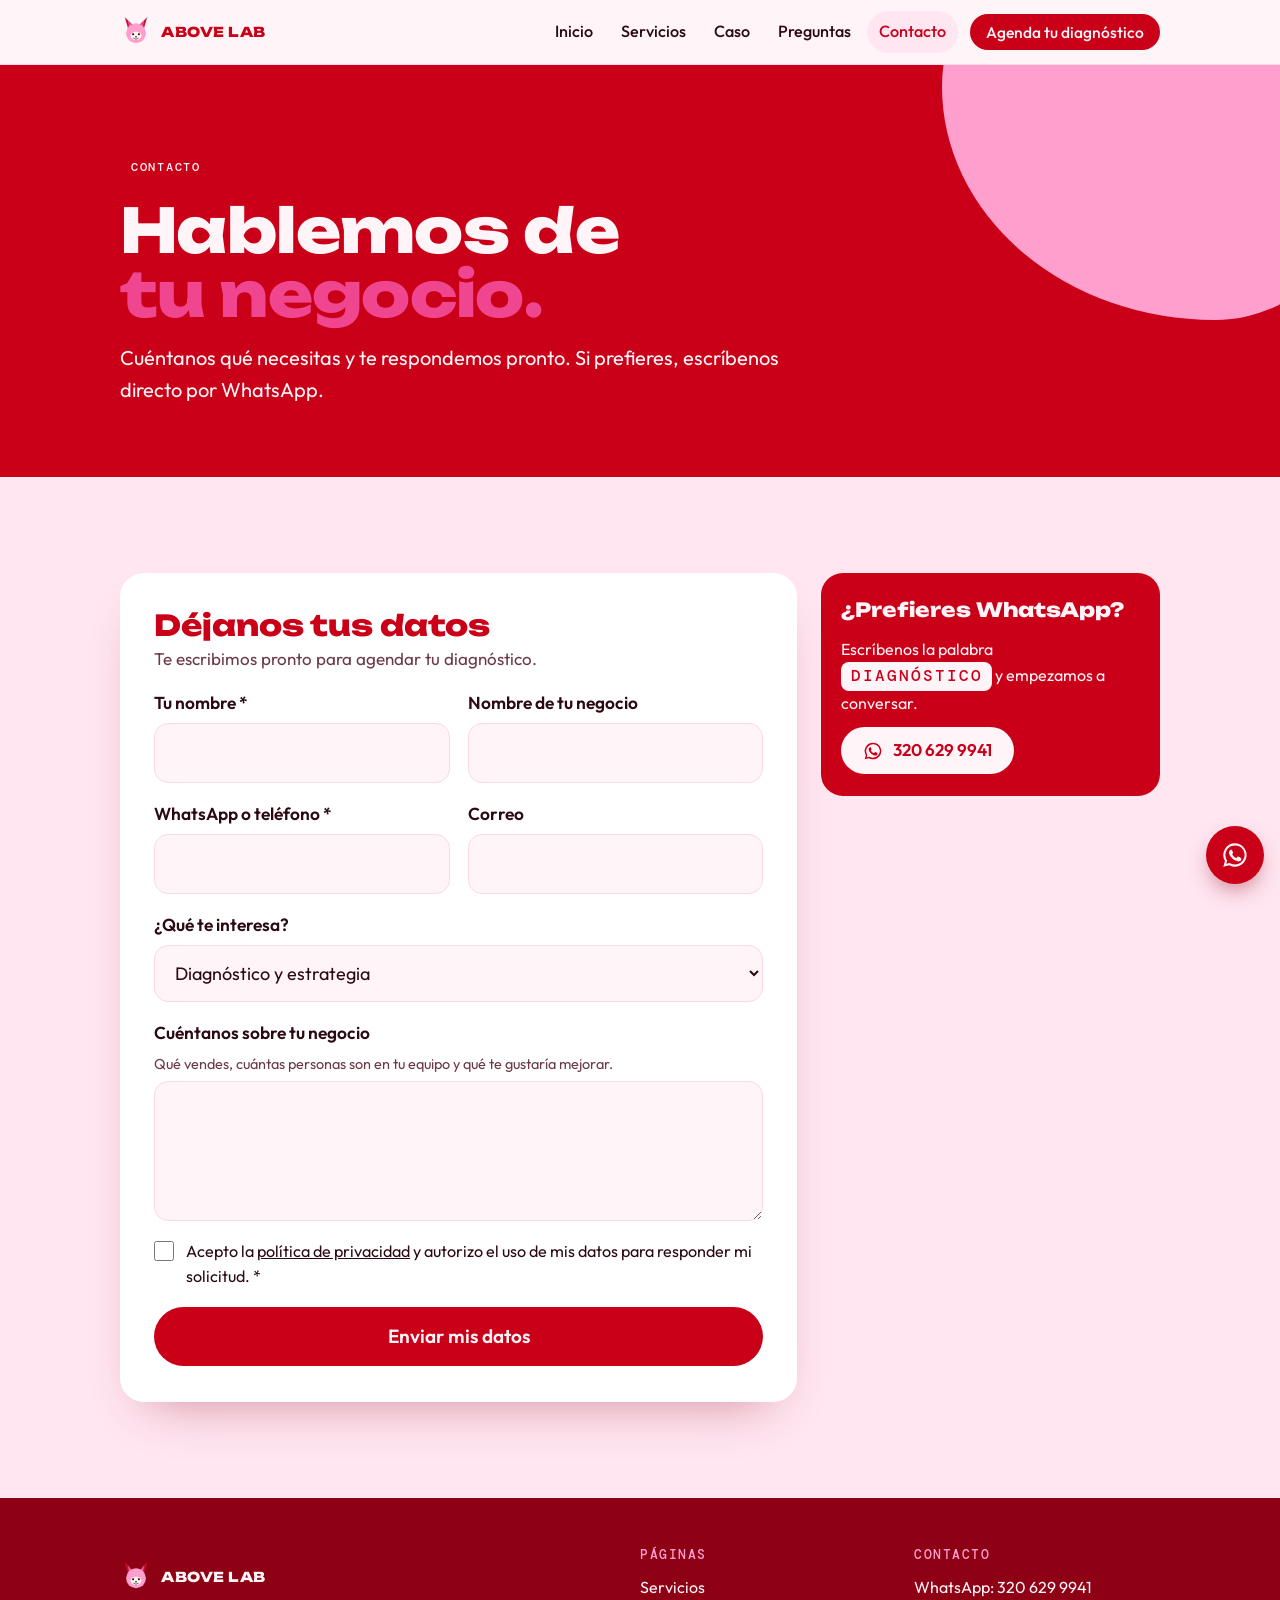
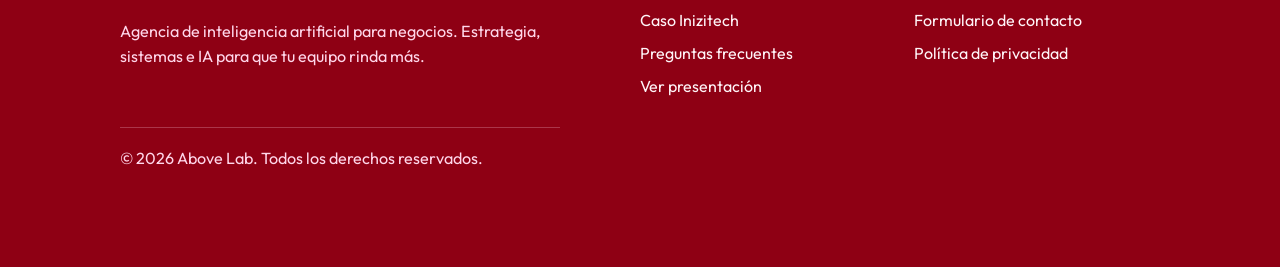
<file: contacto/index.html>
<!DOCTYPE html>
<html lang="es">
<head>
  <meta charset="UTF-8">
  <meta name="viewport" content="width=device-width, initial-scale=1, viewport-fit=cover">
  <title>Contacto · Above Lab</title>
  <meta name="description" content="Escríbenos para agendar un diagnóstico de tu negocio. Formulario de contacto y WhatsApp de Above Lab.">
  <meta name="theme-color" content="#C90018">
  <link rel="canonical" href="https://abovelab-ia.netlify.app/contacto/">
  <script>
    /* Si alguien entra por la dirección vieja de GitHub, lo llevamos a la principal (Netlify) */
    if (location.hostname === 'abovelab-ia.github.io') { location.replace('https://abovelab-ia.netlify.app' + location.pathname + location.search + location.hash); }
    document.documentElement.classList.add('js');
  </script>

  <!-- Vista previa al compartir el enlace -->
  <meta property="og:type" content="website">
  <meta property="og:site_name" content="Above Lab">
  <meta property="og:locale" content="es_CO">
  <meta property="og:url" content="https://abovelab-ia.netlify.app/contacto/">
  <meta property="og:title" content="Contacto · Above Lab">
  <meta property="og:description" content="Escríbenos para agendar un diagnóstico de tu negocio. Formulario de contacto y WhatsApp de Above Lab.">
  <meta property="og:image" content="https://abovelab-ia.netlify.app/og.png">
  <meta property="og:image:width" content="1200">
  <meta property="og:image:height" content="630">
  <meta name="twitter:card" content="summary_large_image">

  <link rel="icon" href="/favicon.svg" type="image/svg+xml">
  <link rel="apple-touch-icon" href="/apple-touch-icon.png">
  <link rel="preconnect" href="https://fonts.googleapis.com">
  <link rel="preconnect" href="https://fonts.gstatic.com" crossorigin>
  <link rel="stylesheet" href="https://fonts.googleapis.com/css2?family=DM+Mono:wght@400;500&family=Outfit:wght@400;500;600&family=Unbounded:wght@600;800&display=swap">
  <link rel="stylesheet" href="/styles.css">
</head>
<body>
  <a class="saltar" href="#contenido">Saltar al contenido</a>

  <!-- ===== Barra superior y menú ===== -->
  <header class="site-header">
    <div class="wrap">
      <a class="brand" href="/" aria-label="Above Lab, ir al inicio">
        <svg viewBox="0 0 100 100" aria-hidden="true">
          <polygon points="25,38 15,4 46,34" fill="#C8102E"/>
          <polygon points="75,38 85,4 54,34" fill="#C8102E"/>
          <polygon points="28,31 24,13 38,31" fill="#E85D9C"/>
          <polygon points="72,31 76,13 62,31" fill="#E85D9C"/>
          <circle cx="50" cy="54" r="31" fill="#FF9FCD"/>
          <ellipse cx="50" cy="62" rx="17" ry="13" fill="#FFF6F0"/>
          <circle cx="41" cy="57" r="3.4" fill="#2A1015"/>
          <circle cx="59" cy="57" r="3.4" fill="#2A1015"/>
          <circle cx="50" cy="65" r="2.6" fill="#2A1015"/>
          <path d="M 43 70 Q 50 76 57 70" stroke="#2A1015" stroke-width="2" fill="none" stroke-linecap="round"/>
        </svg>
        <span>ABOVE LAB</span>
      </a>
      <button class="menu-btn" type="button" aria-controls="menu" aria-expanded="false" aria-label="Abrir menú">
        <svg viewBox="0 0 24 24" aria-hidden="true"><path d="M4 7h16M4 12h16M4 17h16" fill="none" stroke="currentColor" stroke-width="2.2" stroke-linecap="round"/></svg>
      </button>
      <nav class="nav" id="menu" aria-label="Menú principal">
        <a href="/">Inicio</a>
        <a href="/servicios/">Servicios</a>
        <a href="/caso-inizitech/">Caso</a>
        <a href="/#preguntas">Preguntas</a>
        <a href="/contacto/" aria-current="page">Contacto</a>
        <a class="btn chico" href="#formulario">Agenda tu diagnóstico</a>
      </nav>
    </div>
  </header>

  <main id="contenido">

    <section class="page-hero">
      <div class="blob uno" aria-hidden="true"></div>
      <div class="wrap">
        <span class="eyebrow">Contacto</span>
        <h1>Hablemos de <em>tu negocio.</em></h1>
        <p class="lede">Cuéntanos qué necesitas y te respondemos pronto. Si prefieres, escríbenos directo por WhatsApp.</p>
      </div>
    </section>

    <section class="seccion g-claro" aria-label="Formulario de contacto">
      <div class="wrap">
        <div class="contacto-grid">
          <form class="form" id="formulario" name="contacto" method="POST" action="/gracias/" data-netlify="true" netlify-honeypot="bot-field">
            <input type="hidden" name="form-name" value="contacto">
            <p class="oculto"><label>No llenes este campo: <input name="bot-field" tabindex="-1" autocomplete="off"></label></p>
            <div class="form-cabeza">
              <h3>Déjanos tus datos</h3>
              <p>Te escribimos pronto para agendar tu diagnóstico.</p>
            </div>
            <div class="fila">
              <div class="campo">
                <label for="nombre">Tu nombre *</label>
                <input id="nombre" name="nombre" type="text" autocomplete="name" required>
              </div>
              <div class="campo">
                <label for="negocio">Nombre de tu negocio</label>
                <input id="negocio" name="negocio" type="text" autocomplete="organization">
              </div>
            </div>
            <div class="fila">
              <div class="campo">
                <label for="telefono">WhatsApp o teléfono *</label>
                <input id="telefono" name="telefono" type="tel" autocomplete="tel" inputmode="tel" required>
              </div>
              <div class="campo">
                <label for="correo">Correo</label>
                <input id="correo" name="correo" type="email" autocomplete="email">
              </div>
            </div>
            <div class="campo">
              <label for="interes">¿Qué te interesa?</label>
              <select id="interes" name="interes">
                <option>Diagnóstico y estrategia</option>
                <option>Sistema de gestión (ERP / CRM)</option>
                <option>Automatizaciones</option>
                <option>Agentes de IA para ventas y atención</option>
                <option>Asesoría estratégica</option>
                <option>Taller de IA para mi equipo</option>
                <option>Página web</option>
                <option>Contenido y marca</option>
                <option>Todavía no lo sé</option>
              </select>
            </div>
            <div class="campo">
              <label for="mensaje">Cuéntanos sobre tu negocio</label>
              <span class="ayuda" id="mensaje-ayuda">Qué vendes, cuántas personas son en tu equipo y qué te gustaría mejorar.</span>
              <textarea id="mensaje" name="mensaje" aria-describedby="mensaje-ayuda"></textarea>
            </div>
            <label class="acepto">
              <input type="checkbox" name="acepto-privacidad" value="Sí" required>
              <span>Acepto la <a href="/privacidad/" target="_blank">política de privacidad</a> y autorizo el uso de mis datos para responder mi solicitud. *</span>
            </label>
            <button class="btn grande" type="submit">Enviar mis datos</button>
          </form>

          <aside class="canal reveal">
            <h3>¿Prefieres WhatsApp?</h3>
            <p>Escríbenos la palabra <span class="palabra" style="background:var(--crema);color:var(--rojo)">DIAGNÓSTICO</span> y empezamos a conversar.</p>
            <div><a class="btn claro" href="https://wa.me/573206299941?text=DIAGN%C3%93STICO" target="_blank" rel="noopener"><svg viewBox="0 0 24 24" aria-hidden="true"><use href="#ico-wa"/></svg> 320 629 9941</a></div>
          </aside>
        </div>
      </div>
    </section>
  </main>

  <!-- ===== Pie de página ===== -->
  <footer class="site-footer">
    <div class="wrap">
      <div style="display:grid;gap:12px">
        <a class="brand" href="/" aria-label="Above Lab, ir al inicio">
          <svg viewBox="0 0 100 100" aria-hidden="true">
          <polygon points="25,38 15,4 46,34" fill="#C8102E"/>
          <polygon points="75,38 85,4 54,34" fill="#C8102E"/>
          <polygon points="28,31 24,13 38,31" fill="#E85D9C"/>
          <polygon points="72,31 76,13 62,31" fill="#E85D9C"/>
          <circle cx="50" cy="54" r="31" fill="#FF9FCD"/>
          <ellipse cx="50" cy="62" rx="17" ry="13" fill="#FFF6F0"/>
          <circle cx="41" cy="57" r="3.4" fill="#2A1015"/>
          <circle cx="59" cy="57" r="3.4" fill="#2A1015"/>
          <circle cx="50" cy="65" r="2.6" fill="#2A1015"/>
          <path d="M 43 70 Q 50 76 57 70" stroke="#2A1015" stroke-width="2" fill="none" stroke-linecap="round"/>
        </svg>
          <span>ABOVE LAB</span>
        </a>
        <p>Agencia de inteligencia artificial para negocios. Estrategia, sistemas e IA para que tu equipo rinda más.</p>
      </div>
      <div>
        <h3>Páginas</h3>
        <ul>
          <li><a href="/servicios/">Servicios</a></li>
          <li><a href="/caso-inizitech/">Caso Inizitech</a></li>
          <li><a href="/#preguntas">Preguntas frecuentes</a></li>
          <li><a href="/presentacion/">Ver presentación</a></li>
        </ul>
      </div>
      <div>
        <h3>Contacto</h3>
        <ul>
          <li><a href="https://wa.me/573206299941?text=DIAGN%C3%93STICO" target="_blank" rel="noopener">WhatsApp: 320 629 9941</a></li>
          <li><a href="/contacto/">Formulario de contacto</a></li>
          <li><a href="/privacidad/">Política de privacidad</a></li>
        </ul>
      </div>
      <p class="legal">© 2026 Above Lab. Todos los derechos reservados.</p>
    </div>
  </footer>

  <a class="wa-flotante" href="https://wa.me/573206299941?text=DIAGN%C3%93STICO" target="_blank" rel="noopener" aria-label="Escríbenos por WhatsApp">
    <svg viewBox="0 0 24 24" aria-hidden="true"><use href="#ico-wa"/></svg>
  </a>

  <!-- Ícono de WhatsApp (se dibuja una vez y se reutiliza) -->
  <svg width="0" height="0" style="position:absolute" aria-hidden="true">
    <symbol id="ico-wa" viewBox="0 0 24 24"><path fill="currentColor" d="M12 2a10 10 0 0 0-8.6 15.1L2 22l5-1.3A10 10 0 1 0 12 2zm0 18.2a8.2 8.2 0 0 1-4.2-1.2l-.3-.2-3 .8.8-2.9-.2-.3A8.2 8.2 0 1 1 12 20.2zm4.5-6.1c-.2-.1-1.5-.7-1.7-.8-.2-.1-.4-.1-.6.1l-.8 1c-.1.2-.3.2-.5.1a6.7 6.7 0 0 1-3.3-2.9c-.3-.4.3-.4.7-1.4.1-.2 0-.3 0-.4l-.8-1.8c-.2-.5-.4-.4-.6-.4h-.5a1 1 0 0 0-.7.3 3 3 0 0 0-.9 2.2 5.2 5.2 0 0 0 1.1 2.7 11.8 11.8 0 0 0 4.5 4c1.7.7 2.3.8 3.2.6.5-.1 1.5-.6 1.7-1.2.2-.6.2-1.1.1-1.2l-.4-.3z"/></symbol>
  </svg>

  <script src="/formulario.js" defer></script>
  <script src="/main.js" defer></script>
</body>
</html>
</file>
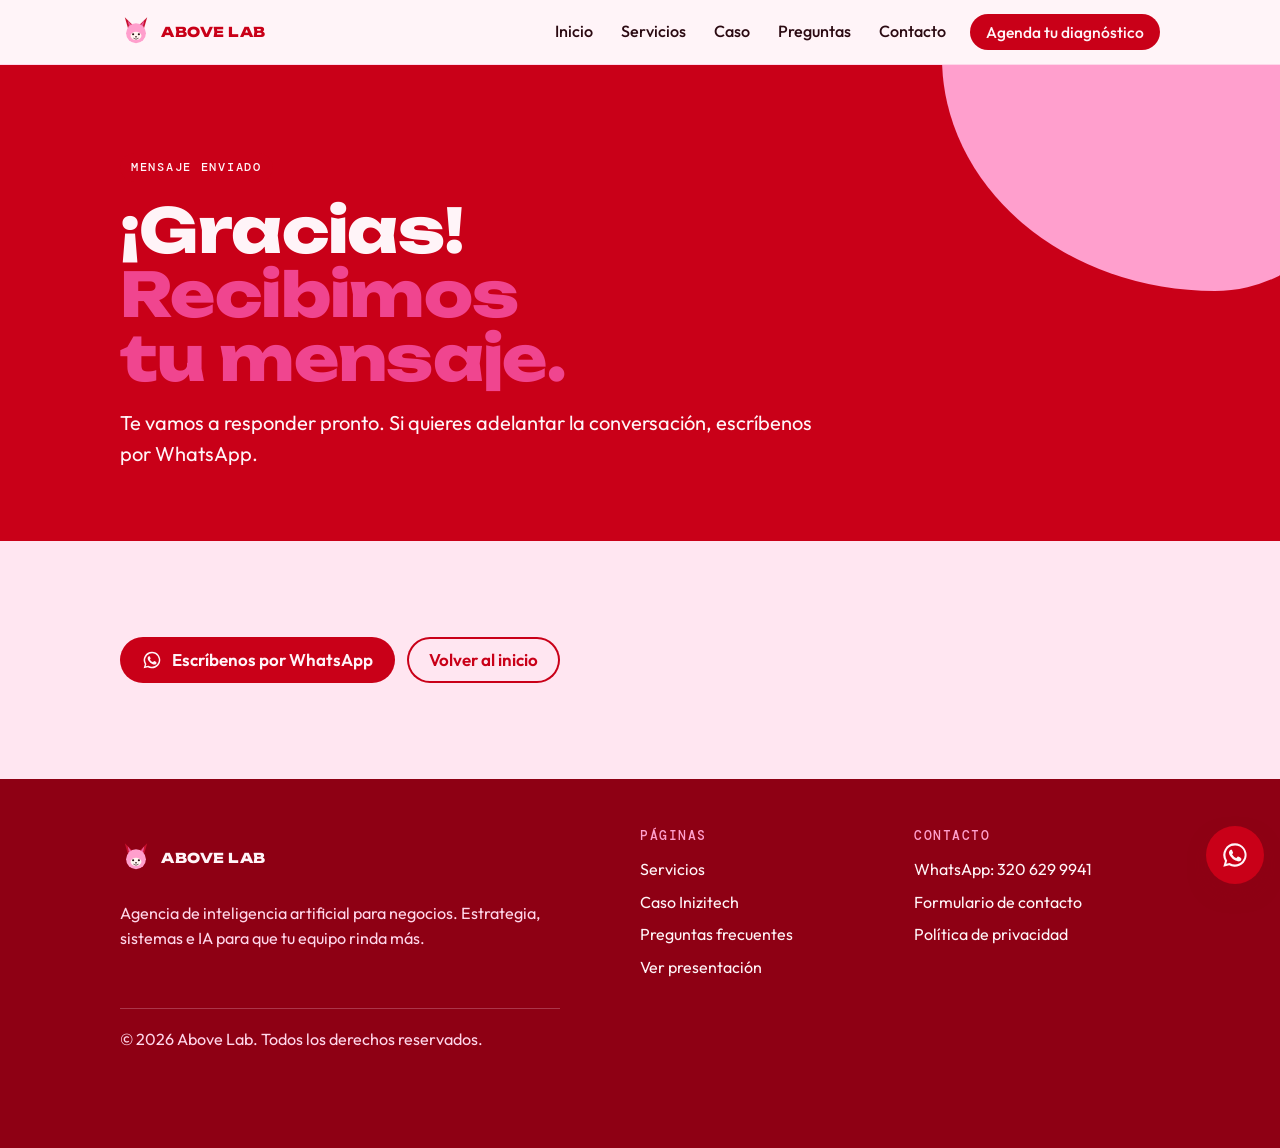
<file: gracias/index.html>
<!DOCTYPE html>
<html lang="es">
<head>
  <meta charset="UTF-8">
  <meta name="viewport" content="width=device-width, initial-scale=1, viewport-fit=cover">
  <title>Gracias · Above Lab</title>
  <meta name="description" content="Recibimos tu mensaje.">
  <meta name="theme-color" content="#C90018">
  <link rel="canonical" href="https://abovelab-ia.netlify.app/gracias/">
  <meta name="robots" content="noindex">
  <script>
    /* Si alguien entra por la dirección vieja de GitHub, lo llevamos a la principal (Netlify) */
    if (location.hostname === 'abovelab-ia.github.io') { location.replace('https://abovelab-ia.netlify.app' + location.pathname + location.search + location.hash); }
    document.documentElement.classList.add('js');
  </script>

  <!-- Vista previa al compartir el enlace -->
  <meta property="og:type" content="website">
  <meta property="og:site_name" content="Above Lab">
  <meta property="og:locale" content="es_CO">
  <meta property="og:url" content="https://abovelab-ia.netlify.app/gracias/">
  <meta property="og:title" content="Gracias · Above Lab">
  <meta property="og:description" content="Recibimos tu mensaje.">
  <meta property="og:image" content="https://abovelab-ia.netlify.app/og.png">
  <meta property="og:image:width" content="1200">
  <meta property="og:image:height" content="630">
  <meta name="twitter:card" content="summary_large_image">

  <link rel="icon" href="/favicon.svg" type="image/svg+xml">
  <link rel="apple-touch-icon" href="/apple-touch-icon.png">
  <link rel="preconnect" href="https://fonts.googleapis.com">
  <link rel="preconnect" href="https://fonts.gstatic.com" crossorigin>
  <link rel="stylesheet" href="https://fonts.googleapis.com/css2?family=DM+Mono:wght@400;500&family=Outfit:wght@400;500;600&family=Unbounded:wght@600;800&display=swap">
  <link rel="stylesheet" href="/styles.css">
</head>
<body>
  <a class="saltar" href="#contenido">Saltar al contenido</a>

  <!-- ===== Barra superior y menú ===== -->
  <header class="site-header">
    <div class="wrap">
      <a class="brand" href="/" aria-label="Above Lab, ir al inicio">
        <svg viewBox="0 0 100 100" aria-hidden="true">
          <polygon points="25,38 15,4 46,34" fill="#C8102E"/>
          <polygon points="75,38 85,4 54,34" fill="#C8102E"/>
          <polygon points="28,31 24,13 38,31" fill="#E85D9C"/>
          <polygon points="72,31 76,13 62,31" fill="#E85D9C"/>
          <circle cx="50" cy="54" r="31" fill="#FF9FCD"/>
          <ellipse cx="50" cy="62" rx="17" ry="13" fill="#FFF6F0"/>
          <circle cx="41" cy="57" r="3.4" fill="#2A1015"/>
          <circle cx="59" cy="57" r="3.4" fill="#2A1015"/>
          <circle cx="50" cy="65" r="2.6" fill="#2A1015"/>
          <path d="M 43 70 Q 50 76 57 70" stroke="#2A1015" stroke-width="2" fill="none" stroke-linecap="round"/>
        </svg>
        <span>ABOVE LAB</span>
      </a>
      <button class="menu-btn" type="button" aria-controls="menu" aria-expanded="false" aria-label="Abrir menú">
        <svg viewBox="0 0 24 24" aria-hidden="true"><path d="M4 7h16M4 12h16M4 17h16" fill="none" stroke="currentColor" stroke-width="2.2" stroke-linecap="round"/></svg>
      </button>
      <nav class="nav" id="menu" aria-label="Menú principal">
        <a href="/">Inicio</a>
        <a href="/servicios/">Servicios</a>
        <a href="/caso-inizitech/">Caso</a>
        <a href="/#preguntas">Preguntas</a>
        <a href="/contacto/">Contacto</a>
        <a class="btn chico" href="/#formulario">Agenda tu diagnóstico</a>
      </nav>
    </div>
  </header>

  <main id="contenido">

    <section class="page-hero">
      <div class="blob uno" aria-hidden="true"></div>
      <div class="wrap">
        <span class="eyebrow">Mensaje enviado</span>
        <h1>¡Gracias! <em>Recibimos tu mensaje.</em></h1>
        <p class="lede">Te vamos a responder pronto. Si quieres adelantar la conversación, escríbenos por WhatsApp.</p>
      </div>
    </section>

    <section class="seccion g-claro">
      <div class="wrap">
        <div class="botones">
          <a class="btn" href="https://wa.me/573206299941?text=DIAGN%C3%93STICO" target="_blank" rel="noopener"><svg viewBox="0 0 24 24" aria-hidden="true"><use href="#ico-wa"/></svg> Escríbenos por WhatsApp</a>
          <a class="btn borde" href="/">Volver al inicio</a>
        </div>
      </div>
    </section>
  </main>

  <!-- ===== Pie de página ===== -->
  <footer class="site-footer">
    <div class="wrap">
      <div style="display:grid;gap:12px">
        <a class="brand" href="/" aria-label="Above Lab, ir al inicio">
          <svg viewBox="0 0 100 100" aria-hidden="true">
          <polygon points="25,38 15,4 46,34" fill="#C8102E"/>
          <polygon points="75,38 85,4 54,34" fill="#C8102E"/>
          <polygon points="28,31 24,13 38,31" fill="#E85D9C"/>
          <polygon points="72,31 76,13 62,31" fill="#E85D9C"/>
          <circle cx="50" cy="54" r="31" fill="#FF9FCD"/>
          <ellipse cx="50" cy="62" rx="17" ry="13" fill="#FFF6F0"/>
          <circle cx="41" cy="57" r="3.4" fill="#2A1015"/>
          <circle cx="59" cy="57" r="3.4" fill="#2A1015"/>
          <circle cx="50" cy="65" r="2.6" fill="#2A1015"/>
          <path d="M 43 70 Q 50 76 57 70" stroke="#2A1015" stroke-width="2" fill="none" stroke-linecap="round"/>
        </svg>
          <span>ABOVE LAB</span>
        </a>
        <p>Agencia de inteligencia artificial para negocios. Estrategia, sistemas e IA para que tu equipo rinda más.</p>
      </div>
      <div>
        <h3>Páginas</h3>
        <ul>
          <li><a href="/servicios/">Servicios</a></li>
          <li><a href="/caso-inizitech/">Caso Inizitech</a></li>
          <li><a href="/#preguntas">Preguntas frecuentes</a></li>
          <li><a href="/presentacion/">Ver presentación</a></li>
        </ul>
      </div>
      <div>
        <h3>Contacto</h3>
        <ul>
          <li><a href="https://wa.me/573206299941?text=DIAGN%C3%93STICO" target="_blank" rel="noopener">WhatsApp: 320 629 9941</a></li>
          <li><a href="/contacto/">Formulario de contacto</a></li>
          <li><a href="/privacidad/">Política de privacidad</a></li>
        </ul>
      </div>
      <p class="legal">© 2026 Above Lab. Todos los derechos reservados.</p>
    </div>
  </footer>

  <a class="wa-flotante" href="https://wa.me/573206299941?text=DIAGN%C3%93STICO" target="_blank" rel="noopener" aria-label="Escríbenos por WhatsApp">
    <svg viewBox="0 0 24 24" aria-hidden="true"><use href="#ico-wa"/></svg>
  </a>

  <!-- Ícono de WhatsApp (se dibuja una vez y se reutiliza) -->
  <svg width="0" height="0" style="position:absolute" aria-hidden="true">
    <symbol id="ico-wa" viewBox="0 0 24 24"><path fill="currentColor" d="M12 2a10 10 0 0 0-8.6 15.1L2 22l5-1.3A10 10 0 1 0 12 2zm0 18.2a8.2 8.2 0 0 1-4.2-1.2l-.3-.2-3 .8.8-2.9-.2-.3A8.2 8.2 0 1 1 12 20.2zm4.5-6.1c-.2-.1-1.5-.7-1.7-.8-.2-.1-.4-.1-.6.1l-.8 1c-.1.2-.3.2-.5.1a6.7 6.7 0 0 1-3.3-2.9c-.3-.4.3-.4.7-1.4.1-.2 0-.3 0-.4l-.8-1.8c-.2-.5-.4-.4-.6-.4h-.5a1 1 0 0 0-.7.3 3 3 0 0 0-.9 2.2 5.2 5.2 0 0 0 1.1 2.7 11.8 11.8 0 0 0 4.5 4c1.7.7 2.3.8 3.2.6.5-.1 1.5-.6 1.7-1.2.2-.6.2-1.1.1-1.2l-.4-.3z"/></symbol>
  </svg>

  <script src="/main.js" defer></script>
</body>
</html>
</file>
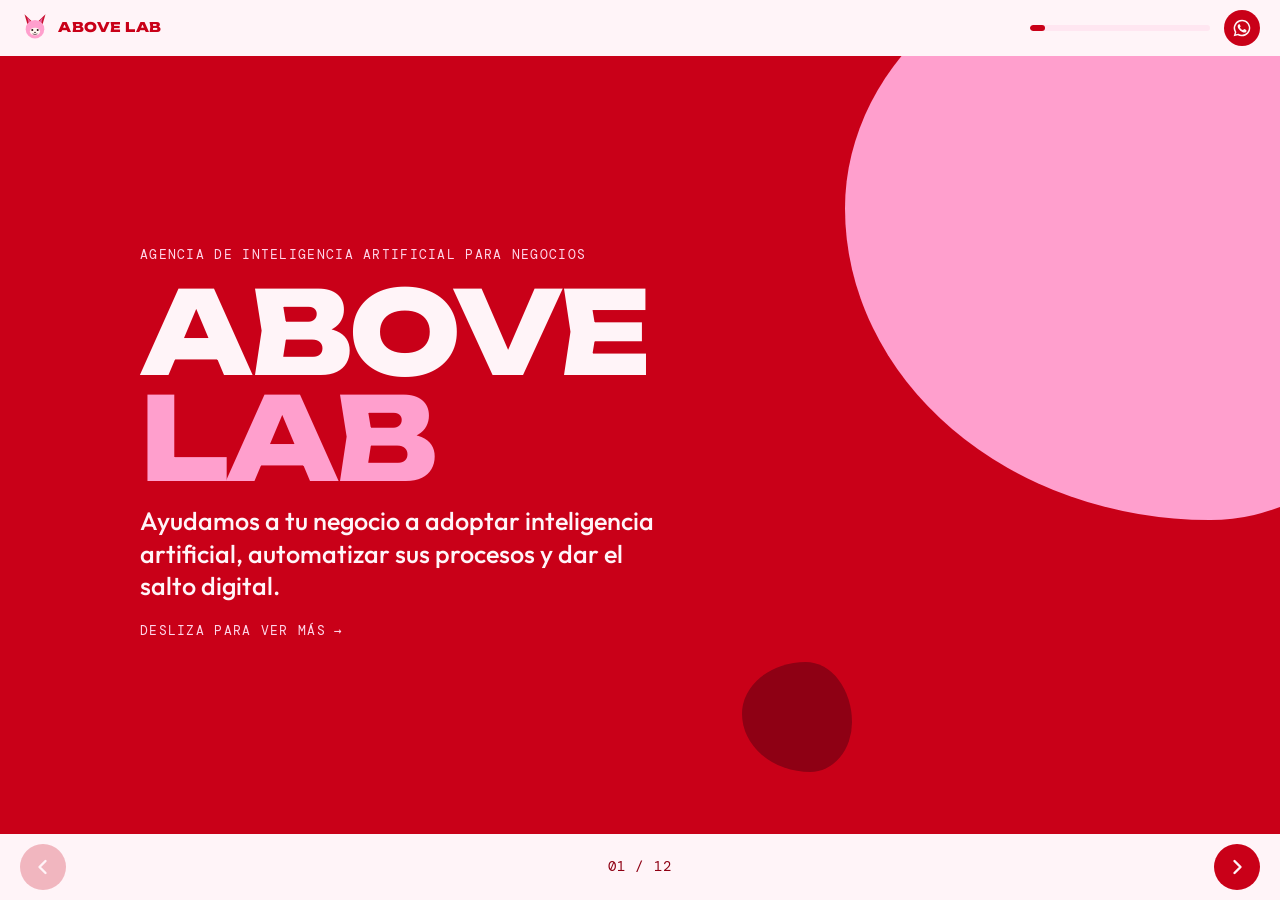
<file: presentacion/index.html>
<!DOCTYPE html>
<html lang="es">
<head>
  <meta charset="UTF-8">
  <meta name="viewport" content="width=device-width, initial-scale=1, viewport-fit=cover">
  <title>Above Lab · Presentación</title>
  <meta name="description" content="Above Lab: agencia de inteligencia artificial para negocios. Adopta IA, automatiza tus procesos y da el salto digital.">
  <meta name="theme-color" content="#C90018">
  <link rel="canonical" href="https://abovelab-ia.netlify.app/presentacion/">
  <script>if(location.hostname==='abovelab-ia.github.io'){location.replace('https://abovelab-ia.netlify.app'+location.pathname+location.search+location.hash)}</script>

  <!-- Vista previa al compartir el enlace (WhatsApp, Instagram, Facebook) -->
  <meta property="og:type" content="website">
  <meta property="og:site_name" content="Above Lab">
  <meta property="og:locale" content="es_CO">
  <meta property="og:url" content="https://abovelab-ia.netlify.app/presentacion/">
  <meta property="og:title" content="Above Lab · Inteligencia artificial para tu negocio">
  <meta property="og:description" content="Adopta IA, automatiza tus procesos y da el salto digital. Empieza por un diagnóstico.">
  <meta property="og:image" content="https://abovelab-ia.netlify.app/og.png">
  <meta property="og:image:width" content="1200">
  <meta property="og:image:height" content="630">
  <meta name="twitter:card" content="summary_large_image">

  <!-- Ícono de la pestaña -->
  <link rel="icon" href="/favicon.svg" type="image/svg+xml">
  <link rel="apple-touch-icon" href="/apple-touch-icon.png">

  <!-- Tipografías -->
  <link rel="preconnect" href="https://fonts.googleapis.com">
  <link rel="preconnect" href="https://fonts.gstatic.com" crossorigin>
  <link rel="stylesheet" href="https://fonts.googleapis.com/css2?family=DM+Mono:wght@400;500&family=Outfit:wght@400;500;600&family=Unbounded:wght@600;800&display=swap">

  <style>
    /* ===== Colores y tipografías ===== */
    :root{
      color-scheme:light;
      --rojo:#C90018;
      --vino:#8E0014;
      --rosa:#FF9FCD;
      --rosa-claro:#FFE6F1;
      --fucsia:#F0458F;
      --crema:#FFF4F8;
      --rosa-luz:#FFD6EA;
      --tinta:#2B0A12;
      --tinta-suave:#6B3A47;
      --blanco:#FFFFFF;
      --f-display:'Unbounded','Arial Black','Segoe UI',system-ui,sans-serif;
      --f-body:'Outfit','Segoe UI',system-ui,sans-serif;
      --f-mono:'DM Mono','SFMono-Regular',Consolas,monospace;
      --gut-l:max(20px, env(safe-area-inset-left, 0px));
      --gut-r:max(20px, env(safe-area-inset-right, 0px));
    }

    /* ===== Base ===== */
    *{box-sizing:border-box}
    html,body{height:100%}
    body{
      margin:0;
      background:var(--crema);
      color:var(--tinta);
      font-family:var(--f-body);
      font-size:16px;
      line-height:1.5;
      overflow:hidden;
      -webkit-tap-highlight-color:transparent;
    }
    h1,h2,h3,p{margin:0}

    .stage{
      height:100%;display:flex;flex-direction:column;background:var(--crema);
      padding-top:env(safe-area-inset-top,0px);padding-bottom:env(safe-area-inset-bottom,0px);
    }

    /* ===== Barra superior ===== */
    .topbar{
      flex:none;display:flex;align-items:center;justify-content:space-between;gap:14px;
      padding-block:10px;padding-left:var(--gut-l);padding-right:var(--gut-r);
    }
    .brand{display:flex;align-items:center;gap:8px;text-decoration:none}
    .brand svg{width:30px;height:30px;flex:none}
    .brand span{font-family:var(--f-display);font-weight:800;font-size:.74rem;letter-spacing:.04em;color:var(--rojo)}
    .progress{flex:1;max-width:180px;height:6px;border-radius:99px;background:var(--rosa-claro);overflow:hidden}
    .progress i{display:block;height:100%;width:0;border-radius:99px;background:var(--rojo);transition:width .5s cubic-bezier(.65,0,.35,1)}
    .wa-mini{
      flex:none;width:36px;height:36px;border-radius:50%;display:grid;place-items:center;
      background:var(--rojo);color:var(--crema);transition:background .2s;
    }
    .wa-mini svg{width:20px;height:20px}
    .wa-mini:hover{background:var(--vino)}
    .top-right{display:flex;align-items:center;gap:14px;flex:1;justify-content:flex-end}

    /* ===== Presentación (diapositivas) ===== */
    .deck-wrap{flex:1;min-height:0;position:relative;overflow:hidden}
    .deck{display:flex;height:100%;transition:transform .6s cubic-bezier(.7,0,.25,1);will-change:transform}
    .slide{
      flex:none;width:100%;height:100%;overflow-y:auto;overflow-x:hidden;
      display:flex;flex-direction:column;position:relative;scrollbar-width:none;
    }
    .slide::-webkit-scrollbar{display:none}
    .inner{
      width:100%;max-width:1040px;margin:auto;
      padding-block:20px 22px;padding-left:var(--gut-l);padding-right:var(--gut-r);
      display:flex;flex-direction:column;gap:14px;
    }

    /* Fondos */
    .g-claro{background:var(--rosa-claro);color:var(--tinta)}
    .g-rosa{background:var(--rosa);color:var(--tinta)}
    .g-rojo{background:var(--rojo);color:var(--crema)}

    /* ===== Textos ===== */
    .eyebrow{
      font-family:var(--f-mono);font-weight:500;font-size:.72rem;letter-spacing:.14em;text-transform:uppercase;
      display:inline-flex;align-items:center;gap:8px;align-self:flex-start;
      padding:5px 11px;border-radius:99px;background:var(--rojo);color:var(--crema);
    }
    .g-rojo .eyebrow{background:var(--rosa);color:var(--vino)}
    h2{
      font-family:var(--f-display);font-weight:800;
      font-size:clamp(1.42rem,5.4vw,2.5rem);line-height:1.14;letter-spacing:-.01em;
      text-wrap:balance;color:var(--rojo);
    }
    h2 em{font-style:normal;color:var(--fucsia)}
    .g-rosa h2{color:var(--vino)}
    .g-rosa h2 em{color:var(--rojo)}
    .g-rojo h2{color:var(--crema)}
    .g-rojo h2 em{color:var(--rosa)}
    .mono{font-family:var(--f-mono);font-size:.72rem;letter-spacing:.1em;text-transform:uppercase}

    /* ===== Portada y cierre ===== */
    .bookend{overflow:hidden;justify-content:flex-end}
    .bookend.b-rojo{background:var(--rojo);color:var(--crema)}
    .bookend.b-rosa{background:var(--rosa);color:var(--vino)}
    .blob{
      position:absolute;aspect-ratio:1;border-radius:58% 42% 38% 62% / 47% 55% 45% 53%;
      animation:morf 14s ease-in-out infinite alternate;
    }
    .blob.uno{width:min(92vw,560px);top:-30%;right:-30%}
    .blob.dos{width:min(26vw,150px);top:38%;left:-8%;animation-duration:10s;animation-direction:alternate-reverse}
    .b-rojo .blob.uno{background:var(--rosa)}
    .b-rojo .blob.dos{background:var(--vino)}
    .b-rosa .blob.uno{background:var(--rojo)}
    .b-rosa .blob.dos{background:var(--crema)}
    .bookend .panel{
      position:relative;width:100%;max-width:1040px;margin-inline:auto;
      padding-block:40px 44px;padding-left:var(--gut-l);padding-right:var(--gut-r);
      display:flex;flex-direction:column;gap:14px;align-items:flex-start;
    }
    .wordmark{
      font-family:var(--f-display);font-weight:800;
      font-size:clamp(3rem,17vw,7.5rem);line-height:.92;letter-spacing:-.03em;color:var(--crema);
    }
    .wordmark b{display:block;font-weight:800;color:var(--rosa)}
    .tagline{font-size:clamp(1.05rem,4.2vw,1.4rem);font-weight:500;line-height:1.3;max-width:28ch}
    .b-rojo .mono{color:var(--rosa-luz)}
    .b-rosa .mono{color:var(--vino)}
    .pista{display:inline-flex;align-items:center;gap:8px;margin-top:4px}
    .pista i{font-style:normal;display:inline-block;animation:empuje 1.4s ease-in-out infinite}
    .cierre-title{
      font-family:var(--f-display);font-weight:800;font-size:clamp(2rem,9.5vw,4.6rem);line-height:1.02;
      letter-spacing:-.02em;color:var(--rojo);text-wrap:balance;
    }
    .palabra{
      display:inline-block;font-family:var(--f-mono);font-weight:500;letter-spacing:.12em;
      background:var(--rojo);color:var(--crema);padding:2px 10px;border-radius:8px;
    }
    .wa-btn{
      display:inline-flex;align-items:center;gap:10px;margin-top:6px;
      padding:14px 22px;border-radius:99px;background:var(--rojo);color:var(--crema);
      font-family:var(--f-body);font-weight:600;font-size:1.05rem;text-decoration:none;
      transition:background .2s, transform .2s;
    }
    .wa-btn svg{width:22px;height:22px;flex:none}
    .wa-btn:hover{background:var(--vino)}
    .wa-btn:active{transform:scale(.96)}

    /* ===== El problema ===== */
    .sintomas{display:grid;grid-template-columns:1fr;gap:10px}
    .sintoma{
      display:grid;grid-template-columns:auto 1fr;gap:12px;align-items:start;
      padding:13px 14px;border-radius:16px;background:var(--blanco);
    }
    .sintoma .x{
      width:30px;height:30px;border-radius:50%;background:var(--rojo);color:var(--crema);
      display:grid;place-items:center;font-family:var(--f-display);font-weight:800;font-size:.8rem;
    }
    .sintoma h3{font-size:1rem;font-weight:600;line-height:1.25;color:var(--tinta)}
    .sintoma p{font-size:.9rem;color:var(--tinta-suave);line-height:1.4}

    /* ===== Tarjetas ===== */
    .lab{display:grid;grid-template-columns:1fr;gap:10px}
    .lab-item{border-radius:18px;padding:12px 15px;background:var(--blanco);color:var(--tinta);display:flex;flex-direction:column;gap:4px}
    .lab-item .mono{color:var(--fucsia)}
    .lab-item h3{font-family:var(--f-display);font-weight:600;font-size:1rem;line-height:1.25}
    .lab-item p{font-size:.9rem;line-height:1.4}
    .remate{font-size:1rem;font-weight:500;max-width:52ch;color:var(--crema)}

    /* ===== Servicios ===== */
    .grupos{display:grid;grid-template-columns:1fr;gap:12px}
    .grupo{display:flex;flex-direction:column;gap:8px}
    .grupo > .mono{color:var(--vino)}
    .elemento{display:grid;grid-template-columns:54px 1fr;gap:12px;align-items:center}
    .sym{
      width:54px;height:54px;border-radius:12px;display:grid;place-items:center;
      font-family:var(--f-display);font-weight:800;font-size:1.15rem;
      background:var(--rojo);color:var(--crema);
    }
    .g-rosa .grupo.creativo .sym{background:var(--crema);color:var(--rojo)}
    .elemento h3{font-size:.98rem;font-weight:600;line-height:1.2}
    .elemento p{font-size:.86rem;line-height:1.35;color:var(--tinta-suave)}
    .g-rosa .elemento p{color:var(--tinta)}

    /* ===== Pasos numerados ===== */
    .pasos,.flujo{display:grid;grid-template-columns:1fr;gap:10px;counter-reset:paso}
    .flujo{gap:8px}
    .paso{
      counter-increment:paso;display:grid;grid-template-columns:auto 1fr;gap:14px;align-items:start;
      padding:14px 16px;border-radius:18px;background:var(--crema);
    }
    .paso::before{
      content:counter(paso);font-family:var(--f-display);font-weight:800;font-size:1.6rem;line-height:1;
      color:var(--rojo);min-width:1.1em;
    }
    .paso h3{font-family:var(--f-display);font-weight:600;font-size:.98rem;line-height:1.25;color:var(--vino)}
    .paso p{font-size:.9rem;line-height:1.4;color:var(--tinta)}
    .flujo .paso,.pasos.blancos .paso{background:var(--blanco)}
    .cierre-linea{font-size:1rem;font-weight:500;max-width:56ch}

    /* ===== Caso ===== */
    .ficha{
      background:var(--blanco);border-radius:22px;padding:20px 18px;
      display:flex;flex-direction:column;gap:14px;border:2px dashed var(--rosa);
    }
    .ficha p{font-size:.95rem;color:var(--tinta)}
    .checks{list-style:none;margin:0;padding:0;display:grid;gap:8px}
    .checks li{display:grid;grid-template-columns:22px 1fr;gap:10px;font-size:.93rem;line-height:1.35;align-items:start}
    .checks li::before{
      content:"";width:22px;height:22px;border-radius:50%;background:var(--rojo);
      background-image:url("data:image/svg+xml,%3Csvg xmlns='http://www.w3.org/2000/svg' viewBox='0 0 22 22'%3E%3Cpath d='M6 11.5l3.4 3.4L16.2 8' fill='none' stroke='%23FFF4F8' stroke-width='2.4' stroke-linecap='round' stroke-linejoin='round'/%3E%3C/svg%3E");
    }

    /* ===== Botones de abajo ===== */
    .controls{
      flex:none;display:flex;align-items:center;justify-content:space-between;
      padding-block:10px;padding-left:var(--gut-l);padding-right:var(--gut-r);
    }
    .navbtn{
      width:46px;height:46px;border-radius:50%;border:0;cursor:pointer;
      background:var(--rojo);color:var(--crema);display:grid;place-items:center;
      transition:transform .2s, background .2s, opacity .2s;
    }
    .navbtn svg{width:20px;height:20px}
    .navbtn:hover{background:var(--vino)}
    .navbtn:active{transform:scale(.92)}
    .navbtn[disabled]{opacity:.25;cursor:default}
    .counter{font-family:var(--f-mono);font-size:.8rem;letter-spacing:.08em;color:var(--vino);font-variant-numeric:tabular-nums}
    a:focus-visible,.navbtn:focus-visible{outline:3px solid var(--fucsia);outline-offset:3px}

    /* ===== Animaciones ===== */
    @keyframes morf{to{border-radius:40% 60% 62% 38% / 58% 40% 60% 42%;transform:rotate(14deg) scale(1.05)}}
    @keyframes subir{from{opacity:0;transform:translateY(22px)}to{opacity:1;transform:none}}
    @keyframes pop{0%{opacity:0;transform:scale(.4) rotate(-12deg)}70%{transform:scale(1.12) rotate(3deg)}100%{opacity:1;transform:none}}
    @keyframes empuje{50%{transform:translateX(6px)}}

    .slide.is-active .rise{animation:subir .6s cubic-bezier(.2,.7,.2,1) both;animation-delay:calc(var(--i,0) * 80ms + 180ms)}
    .slide.is-active .pop{animation:pop .5s cubic-bezier(.3,1.4,.5,1) both;animation-delay:calc(var(--i,0) * 70ms + 300ms)}

    @media (prefers-reduced-motion: reduce){
      *,*::before,*::after{animation:none !important}
      .deck{transition:none}
    }

    /* ===== Pantallas grandes (computadora) ===== */
    @media (min-width:820px){
      html{font-size:112.5%}
      .inner{gap:24px;padding-block:36px}
      .sintomas,.lab{grid-template-columns:1fr 1fr}
      .lab.tres{grid-template-columns:repeat(3,1fr)}
      .flujo{grid-template-columns:repeat(4,1fr);gap:12px}
      .flujo .paso{grid-template-columns:1fr}
      .grupos{grid-template-columns:4fr 3fr;gap:36px}
      .pasos{grid-template-columns:1fr 1fr}
      .bookend{justify-content:center}
      .blob.uno{width:min(46vw,600px);top:-16%;right:-12%}
      .blob.dos{width:110px;top:auto;bottom:8%;left:58%}
      .bookend .panel > *{max-width:min(54%,560px)}
      .wordmark{font-size:clamp(3rem,9vw,7rem)}
      .cierre-title{font-size:clamp(2rem,4.6vw,3.6rem)}
    }
  </style>
</head>
<body>
<div class="stage">

  <!-- ===== Barra superior: logo, progreso y WhatsApp ===== -->
  <header class="topbar">
    <a class="brand" href="/" aria-label="Ir a la página web de Above Lab">
      <svg viewBox="0 0 100 100" aria-hidden="true">
        <polygon points="25,38 15,4 46,34" fill="#C8102E"/>
        <polygon points="75,38 85,4 54,34" fill="#C8102E"/>
        <polygon points="28,31 24,13 38,31" fill="#E85D9C"/>
        <polygon points="72,31 76,13 62,31" fill="#E85D9C"/>
        <circle cx="50" cy="54" r="31" fill="#FF9FCD"/>
        <ellipse cx="50" cy="62" rx="17" ry="13" fill="#FFF6F0"/>
        <circle cx="41" cy="57" r="3.4" fill="#2A1015"/>
        <circle cx="59" cy="57" r="3.4" fill="#2A1015"/>
        <circle cx="50" cy="65" r="2.6" fill="#2A1015"/>
        <path d="M 43 70 Q 50 76 57 70" stroke="#2A1015" stroke-width="2" fill="none" stroke-linecap="round"/>
      </svg>
      <span>ABOVE LAB</span>
    </a>
    <div class="top-right">
      <div class="progress" aria-hidden="true"><i id="bar"></i></div>
      <a class="wa-mini" href="https://wa.me/573206299941?text=DIAGN%C3%93STICO" target="_blank" rel="noopener" aria-label="Escríbenos por WhatsApp">
        <svg viewBox="0 0 24 24" aria-hidden="true"><use href="#ico-wa"/></svg>
      </a>
    </div>
  </header>

  <div class="deck-wrap">
    <main class="deck" id="deck">

      <!-- 1. PORTADA -->
      <section class="slide bookend b-rojo" aria-label="Portada">
        <div class="blob uno" aria-hidden="true"></div>
        <div class="blob dos" aria-hidden="true"></div>
        <div class="panel">
          <span class="mono rise" style="--i:0">Agencia de inteligencia artificial para negocios</span>
          <h1 class="wordmark rise" style="--i:1">ABOVE <b>LAB</b></h1>
          <p class="tagline rise" style="--i:2">Ayudamos a tu negocio a adoptar inteligencia artificial, automatizar sus procesos y dar el salto digital.</p>
          <span class="mono pista rise" style="--i:3">Desliza para ver más <i aria-hidden="true">→</i></span>
        </div>
      </section>

      <!-- 2. EL PROBLEMA -->
      <section class="slide g-claro" aria-label="El problema">
        <div class="inner">
          <span class="eyebrow rise" style="--i:0">El problema</span>
          <h2 class="rise" style="--i:1">Tu negocio vende. Pero tu equipo <em>no da abasto.</em></h2>
          <div class="sintomas">
            <div class="sintoma rise" style="--i:2"><span class="x" aria-hidden="true">×</span><div><h3>Clientes sin responder</h3><p>Tu equipo no alcanza a contestar a tiempo, y cada mensaje que espera es una venta que se va con otro.</p></div></div>
            <div class="sintoma rise" style="--i:3"><span class="x" aria-hidden="true">×</span><div><h3>Información regada</h3><p>Pedidos, inventario y clientes entre cuadernos, notas y chats. Cada persona busca en un lugar distinto.</p></div></div>
            <div class="sintoma rise" style="--i:4"><span class="x" aria-hidden="true">×</span><div><h3>Decisiones a ojo</h3><p>Sin números claros, el equipo no sabe qué priorizar ni qué se vende más.</p></div></div>
            <div class="sintoma rise" style="--i:5"><span class="x" aria-hidden="true">×</span><div><h3>Un equipo apagando incendios</h3><p>El tiempo se va en tareas repetitivas y no queda para atender bien, crear ni hacer crecer el negocio.</p></div></div>
          </div>
        </div>
      </section>

      <!-- 3. QUÉ HACEMOS -->
      <section class="slide g-rojo" aria-label="Qué hacemos">
        <div class="inner">
          <span class="eyebrow rise" style="--i:0">Qué hacemos</span>
          <h2 class="rise" style="--i:1">Diseñamos la estrategia de tu negocio y la ponemos a funcionar con <em>inteligencia artificial.</em></h2>
          <div class="lab tres">
            <div class="lab-item rise" style="--i:2"><span class="mono">Estrategia</span><h3>Un plan claro</h3><p>Definimos hacia dónde va tu negocio, cómo debe operar y quién hace qué.</p></div>
            <div class="lab-item rise" style="--i:3"><span class="mono">Sistema</span><h3>Todo en un solo lugar</h3><p>Ventas, inventario y clientes en un sistema hecho a tu medida.</p></div>
            <div class="lab-item rise" style="--i:4"><span class="mono">Inteligencia artificial</span><h3>Agentes que apoyan a tu equipo</h3><p>Se encargan de lo repetitivo para que tu equipo tenga más tiempo para atender, vender y crear.</p></div>
          </div>
          <p class="remate rise" style="--i:5">La IA no reemplaza a las personas: les quita lo repetitivo para que rindan más. El resultado es un negocio más ordenado y productivo.</p>
        </div>
      </section>

      <!-- 4. SERVICIOS: ESTRATEGIA Y TECNOLOGÍA -->
      <section class="slide g-claro" aria-label="Servicios de estrategia y tecnología">
        <div class="inner">
          <span class="eyebrow rise" style="--i:0">Servicios</span>
          <h2 class="rise" style="--i:1">Lo que montamos <em>en tu negocio.</em></h2>
          <div class="grupo">
            <span class="mono rise" style="--i:2">Estrategia y tecnología</span>
            <div class="elemento rise" style="--i:3"><span class="sym pop" style="--i:3">Dx</span><div><h3>Diagnóstico y estrategia de transformación digital</h3><p>Cómo opera hoy tu negocio, hacia dónde debe ir y qué conviene montar primero.</p></div></div>
            <div class="elemento rise" style="--i:4"><span class="sym pop" style="--i:4">Sg</span><div><h3>Sistema de gestión a la medida</h3><p>ERP ligero y CRM: ventas, inventario y clientes en un solo lugar.</p></div></div>
            <div class="elemento rise" style="--i:5"><span class="sym pop" style="--i:5">Au</span><div><h3>Automatizaciones</h3><p>Pedidos, avisos, seguimientos y reportes sin tareas repetitivas, para que tu equipo se enfoque en lo importante.</p></div></div>
            <div class="elemento rise" style="--i:6"><span class="sym pop" style="--i:6">Ia</span><div><h3>Agentes de IA para ventas y atención</h3><p>Ayudan a tu equipo a responder rápido, cotizar y registrar, conectados a tu sistema.</p></div></div>
          </div>
        </div>
      </section>

      <!-- 5. SERVICIOS: CONOCIMIENTO Y PRESENCIA -->
      <section class="slide g-rosa" aria-label="Servicios de conocimiento y presencia">
        <div class="inner">
          <span class="eyebrow rise" style="--i:0">Servicios</span>
          <h2 class="rise" style="--i:1">Lo que te enseñamos y <em>lo que te hace visible.</em></h2>
          <div class="grupos">
            <div class="grupo">
              <span class="mono rise" style="--i:2">Conocimiento</span>
              <div class="elemento rise" style="--i:3"><span class="sym pop" style="--i:3">As</span><div><h3>Asesorías estratégicas</h3><p>Sesiones uno a uno para resolver un problema puntual de tu negocio.</p></div></div>
              <div class="elemento rise" style="--i:4"><span class="sym pop" style="--i:4">Tl</span><div><h3>Talleres de IA para negocios</h3><p>Formación práctica para emprendedores y equipos que quieren usar IA en su día a día.</p></div></div>
            </div>
            <div class="grupo creativo">
              <span class="mono rise" style="--i:5">Presencia</span>
              <div class="elemento rise" style="--i:6"><span class="sym pop" style="--i:6">Wb</span><div><h3>Páginas web y herramientas a la medida</h3><p>Tu página, tableros y formularios.</p></div></div>
              <div class="elemento rise" style="--i:7"><span class="sym pop" style="--i:7">Ct</span><div><h3>Contenido y marca</h3><p>Estrategia de contenido, plan de marketing y video.</p></div></div>
            </div>
          </div>
        </div>
      </section>

      <!-- 6. IA CONECTADA -->
      <section class="slide g-rosa" aria-label="Cómo trabaja la inteligencia artificial">
        <div class="inner">
          <span class="eyebrow rise" style="--i:0">Inteligencia artificial</span>
          <h2 class="rise" style="--i:1">La IA sirve cuando trabaja <em>junto a tu equipo.</em></h2>
          <div class="flujo">
            <div class="paso rise" style="--i:2"><div><h3>El cliente escribe</h3><p>Pregunta por un producto, un precio o un pedido.</p></div></div>
            <div class="paso rise" style="--i:3"><div><h3>El agente resuelve lo frecuente</h3><p>Responde preguntas de precios, inventario y pedidos con información real de tu negocio.</p></div></div>
            <div class="paso rise" style="--i:4"><div><h3>Tu equipo se encarga de lo importante</h3><p>Recibe las conversaciones que necesitan una persona: asesorar, resolver un caso especial y cerrar la venta.</p></div></div>
            <div class="paso rise" style="--i:5"><div><h3>Todos ven los números</h3><p>La venta queda registrada en tu sistema y un tablero le muestra al equipo qué se vendió y qué necesita atención.</p></div></div>
          </div>
          <p class="cierre-linea rise" style="--i:6">Por eso no instalamos un bot suelto: integramos la IA con tu sistema y con tu equipo, para que cada uno haga lo que mejor sabe hacer.</p>
        </div>
      </section>

      <!-- 7. EL MÉTODO -->
      <section class="slide g-claro" aria-label="El método">
        <div class="inner">
          <span class="eyebrow rise" style="--i:0">El método</span>
          <h2 class="rise" style="--i:1">Cuatro pasos, <em>de la mano de tu equipo.</em></h2>
          <div class="pasos blancos">
            <div class="paso rise" style="--i:2"><div><h3>Diagnóstico y estrategia</h3><p>Escuchamos a tu equipo, miramos cómo opera hoy tu negocio y definimos la estrategia para llevarlo a donde debe estar.</p></div></div>
            <div class="paso rise" style="--i:3"><div><h3>Diseño</h3><p>Definimos con tu equipo los procesos, quién hace qué y el sistema donde va a vivir la información.</p></div></div>
            <div class="paso rise" style="--i:4"><div><h3>Implementación</h3><p>Montamos el sistema, las automatizaciones y los agentes de IA, y capacitamos a tu equipo para usarlos.</p></div></div>
            <div class="paso rise" style="--i:5"><div><h3>Visibilidad</h3><p>Página, contenido y marca para que el cambio se note y venda.</p></div></div>
          </div>
        </div>
      </section>

      <!-- 8. CASO INIZITECH -->
      <section class="slide g-rosa" aria-label="Caso Inizitech">
        <div class="inner">
          <span class="eyebrow rise" style="--i:0">Caso</span>
          <h2 class="rise" style="--i:1">Lo aplicamos primero en nuestro propio negocio: <em>Inizitech.</em></h2>
          <div class="ficha rise" style="--i:2">
            <p>Inizitech es un negocio de accesorios tech con más de 3 años vendiendo por redes sociales. Fue el primero en pasar por el método de Above Lab.</p>
            <ul class="checks">
              <li>Diagnóstico de la operación: cómo funcionaba y cómo debía funcionar</li>
              <li>Mapa de procesos y estructura organizada por procesos</li>
              <li>Hoja central que funciona como ERP ligero</li>
              <li>Agente de IA de ventas diseñado para WhatsApp e Instagram</li>
            </ul>
          </div>
        </div>
      </section>

      <!-- 9. POR QUÉ ABOVE LAB -->
      <section class="slide g-rojo" aria-label="Por qué Above Lab">
        <div class="inner">
          <span class="eyebrow rise" style="--i:0">Por qué Above Lab</span>
          <h2 class="rise" style="--i:1">Primero la estrategia. <em>Después la tecnología.</em></h2>
          <div class="lab">
            <div class="lab-item rise" style="--i:2"><h3>No instalamos bots sueltos</h3><p>Empezamos por el diagnóstico y la estrategia; la IA llega cuando tiene de dónde leer y dónde registrar.</p></div>
            <div class="lab-item rise" style="--i:3"><h3>Lo vivimos antes de ofrecerlo</h3><p>El método nació en un negocio propio. Hablamos como dueños de negocio, no solo como técnicos.</p></div>
            <div class="lab-item rise" style="--i:4"><h3>A la medida de tu negocio</h3><p>Sistemas ligeros que sí puedes pagar y que tu equipo sí va a usar.</p></div>
            <div class="lab-item rise" style="--i:5"><h3>Tecnología y creatividad juntas</h3><p>Lo que montamos por dentro se nota por fuera.</p></div>
          </div>
        </div>
      </section>

      <!-- 10. EL LADO CREATIVO -->
      <section class="slide g-claro" aria-label="El lado creativo">
        <div class="inner">
          <span class="eyebrow rise" style="--i:0">El lado creativo</span>
          <h2 class="rise" style="--i:1">La tecnología hace que funcione. La creatividad hace que <em>te elijan.</em></h2>
          <div class="lab">
            <div class="lab-item rise" style="--i:2"><span class="mono">Estrategia de contenido</span><h3>Qué publicar y para qué</h3><p>Definimos los temas, los formatos y el ritmo de publicación según lo que tu negocio quiere lograr.</p></div>
            <div class="lab-item rise" style="--i:3"><span class="mono">Plan de marketing</span><h3>Un camino para atraer clientes</h3><p>A quién le hablas, qué le ofreces, por dónde llegas y cómo mides si funciona.</p></div>
            <div class="lab-item rise" style="--i:4"><span class="mono">Video</span><h3>Contenido que muestra tu negocio</h3><p>Grabación y edición de videos que cuentan lo que haces y por qué comprarte.</p></div>
            <div class="lab-item rise" style="--i:5"><span class="mono">Concepto de marca</span><h3>Una idea que solo es tuya</h3><p>Partimos de lo que hace distinto a tu negocio y lo convertimos en su sello.</p></div>
          </div>
        </div>
      </section>

      <!-- 11. CÓMO SE EMPIEZA -->
      <section class="slide g-rosa" aria-label="Cómo se empieza">
        <div class="inner">
          <span class="eyebrow rise" style="--i:0">Cómo se empieza</span>
          <h2 class="rise" style="--i:1">De una conversación a un equipo <em>más ordenado y productivo.</em></h2>
          <div class="pasos">
            <div class="paso rise" style="--i:2"><div><h3>Diagnóstico y estrategia</h3><p>La puerta de entrada. Recibes el mapa de cómo opera hoy tu negocio, los puntos donde tu equipo pierde ventas o tiempo y la estrategia con lo que conviene montar primero.</p></div></div>
            <div class="paso rise" style="--i:3"><div><h3>Proyecto</h3><p>Ejecutamos el plan junto a tu equipo: sistema, automatizaciones, agentes de IA, página o marca.</p></div></div>
            <div class="paso rise" style="--i:4"><div><h3>Acompañamiento mensual</h3><p>Seguimos mejorando el sistema y acompañando a tu equipo mes a mes.</p></div></div>
          </div>
        </div>
      </section>

      <!-- 12. CIERRE -->
      <section class="slide bookend b-rosa" aria-label="Cierre">
        <div class="blob uno" aria-hidden="true"></div>
        <div class="blob dos" aria-hidden="true"></div>
        <div class="panel">
          <span class="mono rise" style="--i:0">El primer paso</span>
          <h2 class="cierre-title rise" style="--i:1">Empieza por un diagnóstico.</h2>
          <p class="tagline rise" style="--i:2;max-width:30ch">Escríbenos la palabra <span class="palabra">DIAGNÓSTICO</span> y miramos tu negocio juntos.</p>
          <a class="wa-btn rise" style="--i:3" href="https://wa.me/573206299941?text=DIAGN%C3%93STICO" target="_blank" rel="noopener">
            <svg viewBox="0 0 24 24" aria-hidden="true"><use href="#ico-wa"/></svg>
            Escríbenos por WhatsApp
          </a>
        </div>
      </section>

    </main>
  </div>

  <!-- ===== Flechas y contador ===== -->
  <nav class="controls" aria-label="Navegación de la presentación">
    <button class="navbtn" id="prevBtn" type="button" aria-label="Anterior">
      <svg viewBox="0 0 20 20" aria-hidden="true"><path d="M12.5 4L6.5 10l6 6" fill="none" stroke="currentColor" stroke-width="2.4" stroke-linecap="round" stroke-linejoin="round"/></svg>
    </button>
    <span class="counter" id="counter" aria-live="polite">01 / 12</span>
    <button class="navbtn" id="nextBtn" type="button" aria-label="Siguiente">
      <svg viewBox="0 0 20 20" aria-hidden="true"><path d="M7.5 4l6 6-6 6" fill="none" stroke="currentColor" stroke-width="2.4" stroke-linecap="round" stroke-linejoin="round"/></svg>
    </button>
  </nav>

</div>

<!-- Ícono de WhatsApp (se dibuja una vez y se reutiliza) -->
<svg width="0" height="0" style="position:absolute" aria-hidden="true">
  <symbol id="ico-wa" viewBox="0 0 24 24"><path fill="currentColor" d="M12 2a10 10 0 0 0-8.6 15.1L2 22l5-1.3A10 10 0 1 0 12 2zm0 18.2a8.2 8.2 0 0 1-4.2-1.2l-.3-.2-3 .8.8-2.9-.2-.3A8.2 8.2 0 1 1 12 20.2zm4.5-6.1c-.2-.1-1.5-.7-1.7-.8-.2-.1-.4-.1-.6.1l-.8 1c-.1.2-.3.2-.5.1a6.7 6.7 0 0 1-3.3-2.9c-.3-.4.3-.4.7-1.4.1-.2 0-.3 0-.4l-.8-1.8c-.2-.5-.4-.4-.6-.4h-.5a1 1 0 0 0-.7.3 3 3 0 0 0-.9 2.2 5.2 5.2 0 0 0 1.1 2.7 11.8 11.8 0 0 0 4.5 4c1.7.7 2.3.8 3.2.6.5-.1 1.5-.6 1.7-1.2.2-.6.2-1.1.1-1.2l-.4-.3z"/></symbol>
</svg>

<script>
/* Mueve la presentación con las flechas, el teclado o deslizando el dedo */
(function(){
  var deck = document.getElementById('deck');
  var slides = Array.prototype.slice.call(deck.children);
  var total = slides.length;
  var bar = document.getElementById('bar');
  var counter = document.getElementById('counter');
  var prevBtn = document.getElementById('prevBtn');
  var nextBtn = document.getElementById('nextBtn');
  var index = 0;

  function pad(n){ return (n < 10 ? '0' : '') + n; }

  function render(){
    deck.style.transform = 'translateX(' + (-index * 100) + '%)';
    counter.textContent = pad(index + 1) + ' / ' + pad(total);
    bar.style.width = ((index + 1) / total * 100) + '%';
    prevBtn.disabled = index === 0;
    nextBtn.disabled = index === total - 1;
    slides.forEach(function(s, i){
      var on = i === index;
      s.classList.toggle('is-active', on);
      s.inert = !on;
      if (on) s.scrollTop = 0;
    });
  }
  function go(d){
    var n = Math.min(total - 1, Math.max(0, index + d));
    if (n !== index){ index = n; render(); }
  }

  prevBtn.addEventListener('click', function(){ go(-1); });
  nextBtn.addEventListener('click', function(){ go(1); });
  window.addEventListener('keydown', function(e){
    if (e.key === 'ArrowRight' || e.key === 'PageDown') go(1);
    if (e.key === 'ArrowLeft' || e.key === 'PageUp') go(-1);
  });

  var sx = null, sy = null;
  deck.addEventListener('touchstart', function(e){ sx = e.touches[0].clientX; sy = e.touches[0].clientY; }, {passive:true});
  deck.addEventListener('touchend', function(e){
    if (sx === null) return;
    var dx = e.changedTouches[0].clientX - sx, dy = e.changedTouches[0].clientY - sy;
    if (Math.abs(dx) > 45 && Math.abs(dx) > Math.abs(dy) * 1.4) go(dx < 0 ? 1 : -1);
    sx = sy = null;
  }, {passive:true});

  render();
})();
</script>
</body>
</html>
</file>
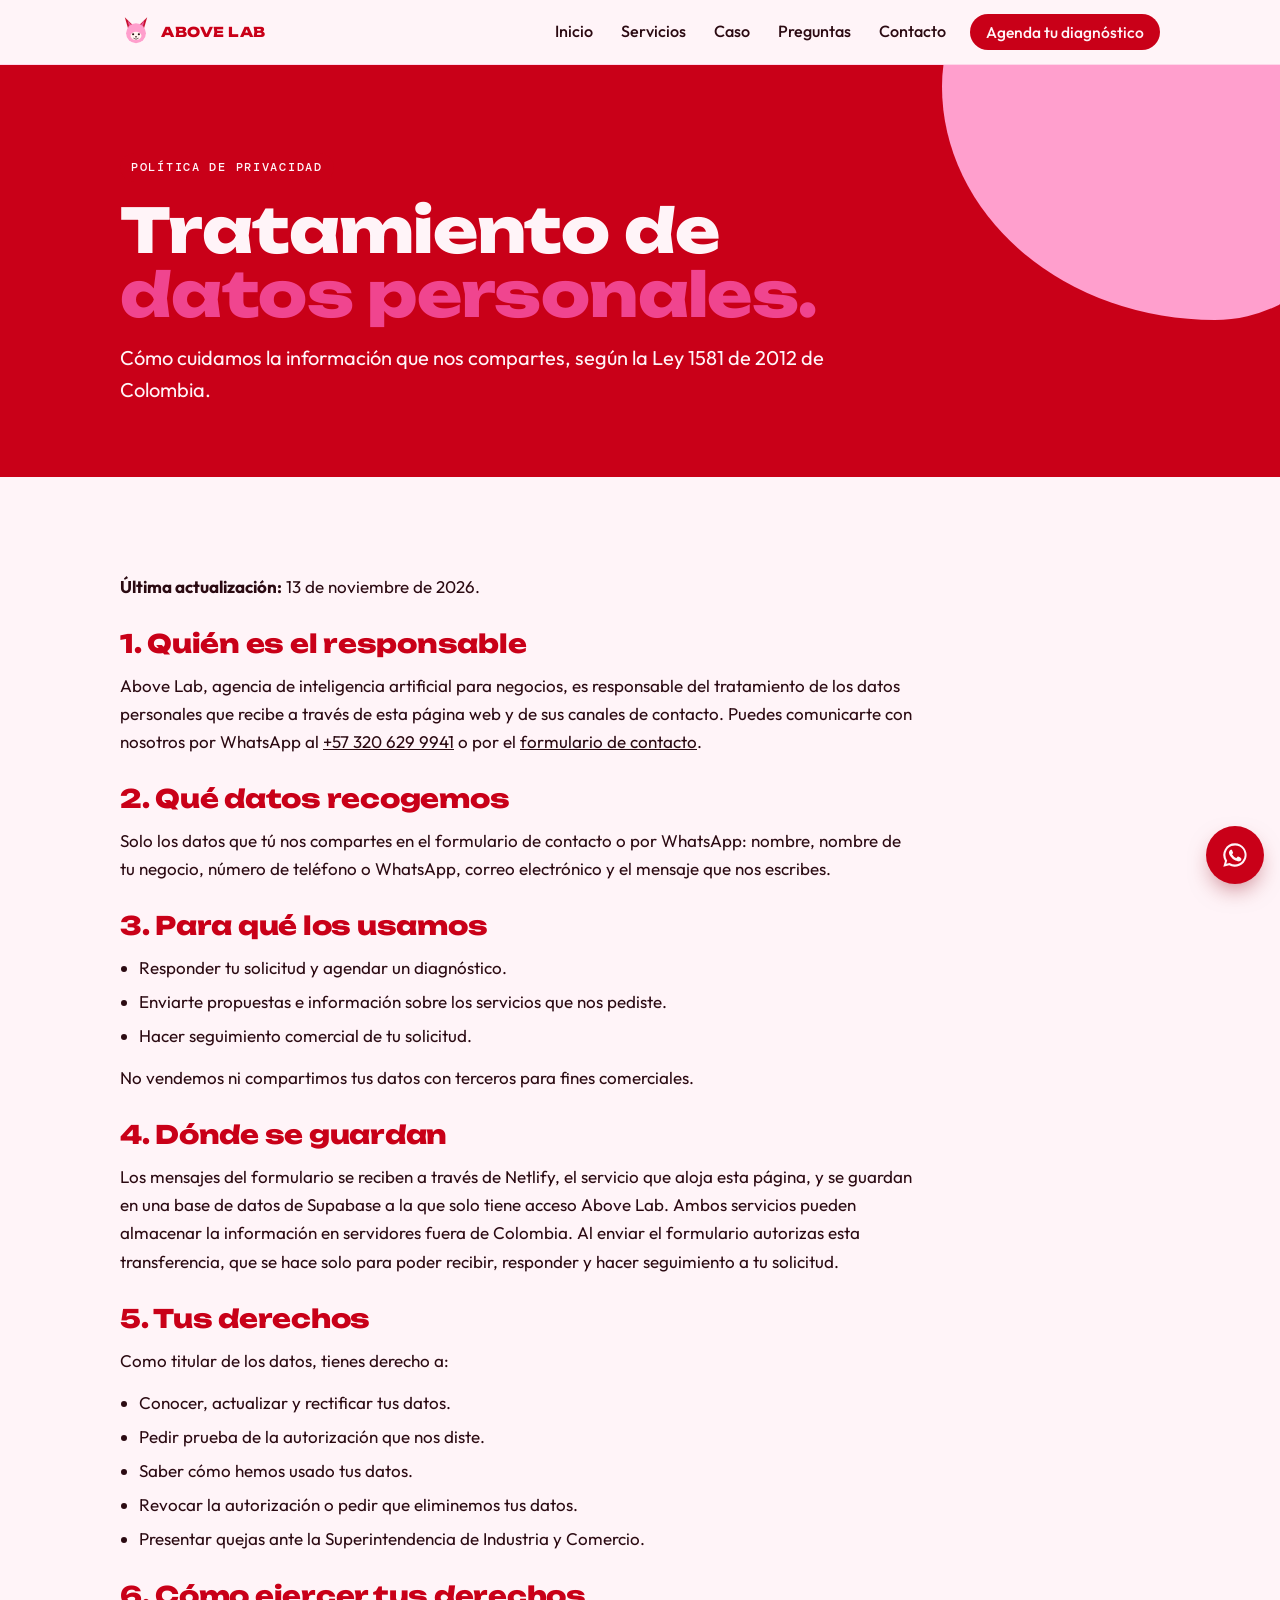
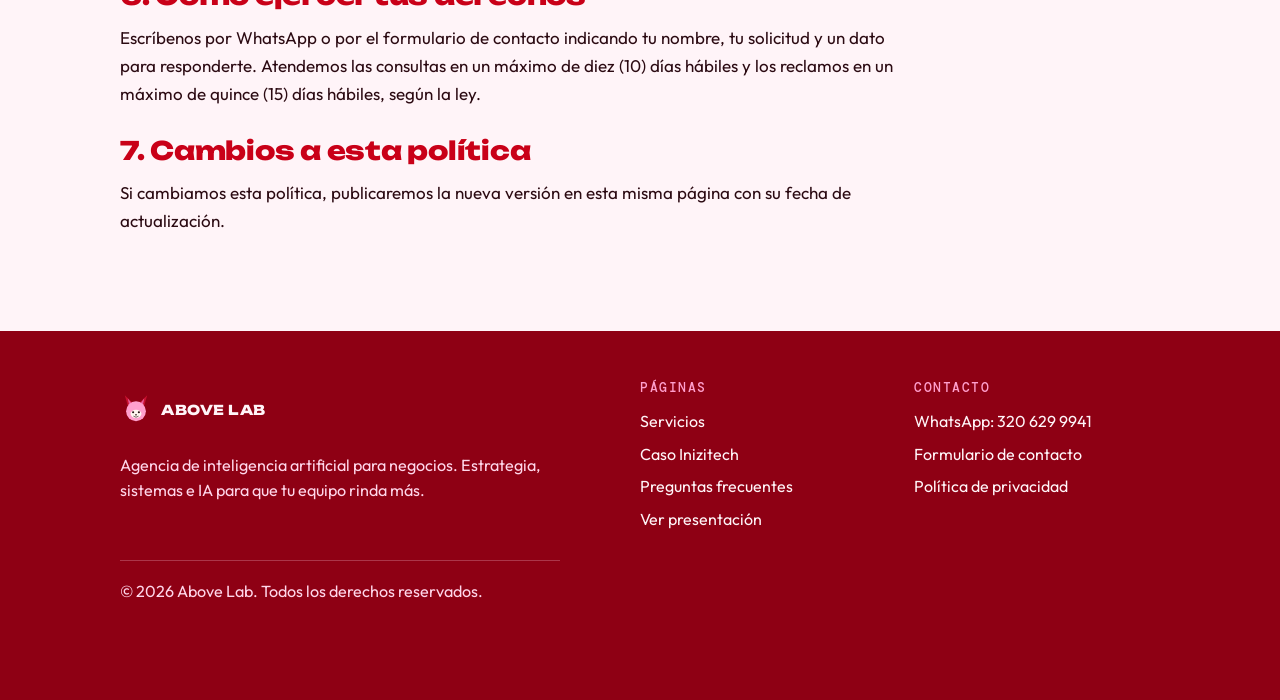
<file: privacidad/index.html>
<!DOCTYPE html>
<html lang="es">
<head>
  <meta charset="UTF-8">
  <meta name="viewport" content="width=device-width, initial-scale=1, viewport-fit=cover">
  <title>Política de privacidad · Above Lab</title>
  <meta name="description" content="Política de tratamiento de datos personales de Above Lab, según la Ley 1581 de 2012 de Colombia.">
  <meta name="theme-color" content="#C90018">
  <link rel="canonical" href="https://abovelab-ia.netlify.app/privacidad/">
  <script>
    /* Si alguien entra por la dirección vieja de GitHub, lo llevamos a la principal (Netlify) */
    if (location.hostname === 'abovelab-ia.github.io') { location.replace('https://abovelab-ia.netlify.app' + location.pathname + location.search + location.hash); }
    document.documentElement.classList.add('js');
  </script>

  <!-- Vista previa al compartir el enlace -->
  <meta property="og:type" content="website">
  <meta property="og:site_name" content="Above Lab">
  <meta property="og:locale" content="es_CO">
  <meta property="og:url" content="https://abovelab-ia.netlify.app/privacidad/">
  <meta property="og:title" content="Política de privacidad · Above Lab">
  <meta property="og:description" content="Política de tratamiento de datos personales de Above Lab, según la Ley 1581 de 2012 de Colombia.">
  <meta property="og:image" content="https://abovelab-ia.netlify.app/og.png">
  <meta property="og:image:width" content="1200">
  <meta property="og:image:height" content="630">
  <meta name="twitter:card" content="summary_large_image">

  <link rel="icon" href="/favicon.svg" type="image/svg+xml">
  <link rel="apple-touch-icon" href="/apple-touch-icon.png">
  <link rel="preconnect" href="https://fonts.googleapis.com">
  <link rel="preconnect" href="https://fonts.gstatic.com" crossorigin>
  <link rel="stylesheet" href="https://fonts.googleapis.com/css2?family=DM+Mono:wght@400;500&family=Outfit:wght@400;500;600&family=Unbounded:wght@600;800&display=swap">
  <link rel="stylesheet" href="/styles.css">
</head>
<body>
  <a class="saltar" href="#contenido">Saltar al contenido</a>

  <!-- ===== Barra superior y menú ===== -->
  <header class="site-header">
    <div class="wrap">
      <a class="brand" href="/" aria-label="Above Lab, ir al inicio">
        <svg viewBox="0 0 100 100" aria-hidden="true">
          <polygon points="25,38 15,4 46,34" fill="#C8102E"/>
          <polygon points="75,38 85,4 54,34" fill="#C8102E"/>
          <polygon points="28,31 24,13 38,31" fill="#E85D9C"/>
          <polygon points="72,31 76,13 62,31" fill="#E85D9C"/>
          <circle cx="50" cy="54" r="31" fill="#FF9FCD"/>
          <ellipse cx="50" cy="62" rx="17" ry="13" fill="#FFF6F0"/>
          <circle cx="41" cy="57" r="3.4" fill="#2A1015"/>
          <circle cx="59" cy="57" r="3.4" fill="#2A1015"/>
          <circle cx="50" cy="65" r="2.6" fill="#2A1015"/>
          <path d="M 43 70 Q 50 76 57 70" stroke="#2A1015" stroke-width="2" fill="none" stroke-linecap="round"/>
        </svg>
        <span>ABOVE LAB</span>
      </a>
      <button class="menu-btn" type="button" aria-controls="menu" aria-expanded="false" aria-label="Abrir menú">
        <svg viewBox="0 0 24 24" aria-hidden="true"><path d="M4 7h16M4 12h16M4 17h16" fill="none" stroke="currentColor" stroke-width="2.2" stroke-linecap="round"/></svg>
      </button>
      <nav class="nav" id="menu" aria-label="Menú principal">
        <a href="/">Inicio</a>
        <a href="/servicios/">Servicios</a>
        <a href="/caso-inizitech/">Caso</a>
        <a href="/#preguntas">Preguntas</a>
        <a href="/contacto/">Contacto</a>
        <a class="btn chico" href="/#formulario">Agenda tu diagnóstico</a>
      </nav>
    </div>
  </header>

  <main id="contenido">

    <section class="page-hero">
      <div class="blob uno" aria-hidden="true"></div>
      <div class="wrap">
        <span class="eyebrow">Política de privacidad</span>
        <h1>Tratamiento de <em>datos personales.</em></h1>
        <p class="lede">Cómo cuidamos la información que nos compartes, según la Ley 1581 de 2012 de Colombia.</p>
      </div>
    </section>

    <section class="seccion g-crema">
      <div class="wrap">
        <div class="texto">
          <p><strong>Última actualización:</strong> 13 de noviembre de 2026.</p>

          <h2>1. Quién es el responsable</h2>
          <p>Above Lab, agencia de inteligencia artificial para negocios, es responsable del tratamiento de los datos personales que recibe a través de esta página web y de sus canales de contacto. Puedes comunicarte con nosotros por WhatsApp al <a href="https://wa.me/573206299941?text=DIAGN%C3%93STICO" target="_blank" rel="noopener">+57 320 629 9941</a> o por el <a href="/contacto/">formulario de contacto</a>.</p>

          <h2>2. Qué datos recogemos</h2>
          <p>Solo los datos que tú nos compartes en el formulario de contacto o por WhatsApp: nombre, nombre de tu negocio, número de teléfono o WhatsApp, correo electrónico y el mensaje que nos escribes.</p>

          <h2>3. Para qué los usamos</h2>
          <ul>
            <li>Responder tu solicitud y agendar un diagnóstico.</li>
            <li>Enviarte propuestas e información sobre los servicios que nos pediste.</li>
            <li>Hacer seguimiento comercial de tu solicitud.</li>
          </ul>
          <p>No vendemos ni compartimos tus datos con terceros para fines comerciales.</p>

          <h2>4. Dónde se guardan</h2>
          <p>Los mensajes del formulario se reciben a través de Netlify, el servicio que aloja esta página, y se guardan en una base de datos de Supabase a la que solo tiene acceso Above Lab. Ambos servicios pueden almacenar la información en servidores fuera de Colombia. Al enviar el formulario autorizas esta transferencia, que se hace solo para poder recibir, responder y hacer seguimiento a tu solicitud.</p>

          <h2>5. Tus derechos</h2>
          <p>Como titular de los datos, tienes derecho a:</p>
          <ul>
            <li>Conocer, actualizar y rectificar tus datos.</li>
            <li>Pedir prueba de la autorización que nos diste.</li>
            <li>Saber cómo hemos usado tus datos.</li>
            <li>Revocar la autorización o pedir que eliminemos tus datos.</li>
            <li>Presentar quejas ante la Superintendencia de Industria y Comercio.</li>
          </ul>

          <h2>6. Cómo ejercer tus derechos</h2>
          <p>Escríbenos por WhatsApp o por el formulario de contacto indicando tu nombre, tu solicitud y un dato para responderte. Atendemos las consultas en un máximo de diez (10) días hábiles y los reclamos en un máximo de quince (15) días hábiles, según la ley.</p>

          <h2>7. Cambios a esta política</h2>
          <p>Si cambiamos esta política, publicaremos la nueva versión en esta misma página con su fecha de actualización.</p>
        </div>
      </div>
    </section>
  </main>

  <!-- ===== Pie de página ===== -->
  <footer class="site-footer">
    <div class="wrap">
      <div style="display:grid;gap:12px">
        <a class="brand" href="/" aria-label="Above Lab, ir al inicio">
          <svg viewBox="0 0 100 100" aria-hidden="true">
          <polygon points="25,38 15,4 46,34" fill="#C8102E"/>
          <polygon points="75,38 85,4 54,34" fill="#C8102E"/>
          <polygon points="28,31 24,13 38,31" fill="#E85D9C"/>
          <polygon points="72,31 76,13 62,31" fill="#E85D9C"/>
          <circle cx="50" cy="54" r="31" fill="#FF9FCD"/>
          <ellipse cx="50" cy="62" rx="17" ry="13" fill="#FFF6F0"/>
          <circle cx="41" cy="57" r="3.4" fill="#2A1015"/>
          <circle cx="59" cy="57" r="3.4" fill="#2A1015"/>
          <circle cx="50" cy="65" r="2.6" fill="#2A1015"/>
          <path d="M 43 70 Q 50 76 57 70" stroke="#2A1015" stroke-width="2" fill="none" stroke-linecap="round"/>
        </svg>
          <span>ABOVE LAB</span>
        </a>
        <p>Agencia de inteligencia artificial para negocios. Estrategia, sistemas e IA para que tu equipo rinda más.</p>
      </div>
      <div>
        <h3>Páginas</h3>
        <ul>
          <li><a href="/servicios/">Servicios</a></li>
          <li><a href="/caso-inizitech/">Caso Inizitech</a></li>
          <li><a href="/#preguntas">Preguntas frecuentes</a></li>
          <li><a href="/presentacion/">Ver presentación</a></li>
        </ul>
      </div>
      <div>
        <h3>Contacto</h3>
        <ul>
          <li><a href="https://wa.me/573206299941?text=DIAGN%C3%93STICO" target="_blank" rel="noopener">WhatsApp: 320 629 9941</a></li>
          <li><a href="/contacto/">Formulario de contacto</a></li>
          <li><a href="/privacidad/">Política de privacidad</a></li>
        </ul>
      </div>
      <p class="legal">© 2026 Above Lab. Todos los derechos reservados.</p>
    </div>
  </footer>

  <a class="wa-flotante" href="https://wa.me/573206299941?text=DIAGN%C3%93STICO" target="_blank" rel="noopener" aria-label="Escríbenos por WhatsApp">
    <svg viewBox="0 0 24 24" aria-hidden="true"><use href="#ico-wa"/></svg>
  </a>

  <!-- Ícono de WhatsApp (se dibuja una vez y se reutiliza) -->
  <svg width="0" height="0" style="position:absolute" aria-hidden="true">
    <symbol id="ico-wa" viewBox="0 0 24 24"><path fill="currentColor" d="M12 2a10 10 0 0 0-8.6 15.1L2 22l5-1.3A10 10 0 1 0 12 2zm0 18.2a8.2 8.2 0 0 1-4.2-1.2l-.3-.2-3 .8.8-2.9-.2-.3A8.2 8.2 0 1 1 12 20.2zm4.5-6.1c-.2-.1-1.5-.7-1.7-.8-.2-.1-.4-.1-.6.1l-.8 1c-.1.2-.3.2-.5.1a6.7 6.7 0 0 1-3.3-2.9c-.3-.4.3-.4.7-1.4.1-.2 0-.3 0-.4l-.8-1.8c-.2-.5-.4-.4-.6-.4h-.5a1 1 0 0 0-.7.3 3 3 0 0 0-.9 2.2 5.2 5.2 0 0 0 1.1 2.7 11.8 11.8 0 0 0 4.5 4c1.7.7 2.3.8 3.2.6.5-.1 1.5-.6 1.7-1.2.2-.6.2-1.1.1-1.2l-.4-.3z"/></symbol>
  </svg>

  <script src="/main.js" defer></script>
</body>
</html>
</file>
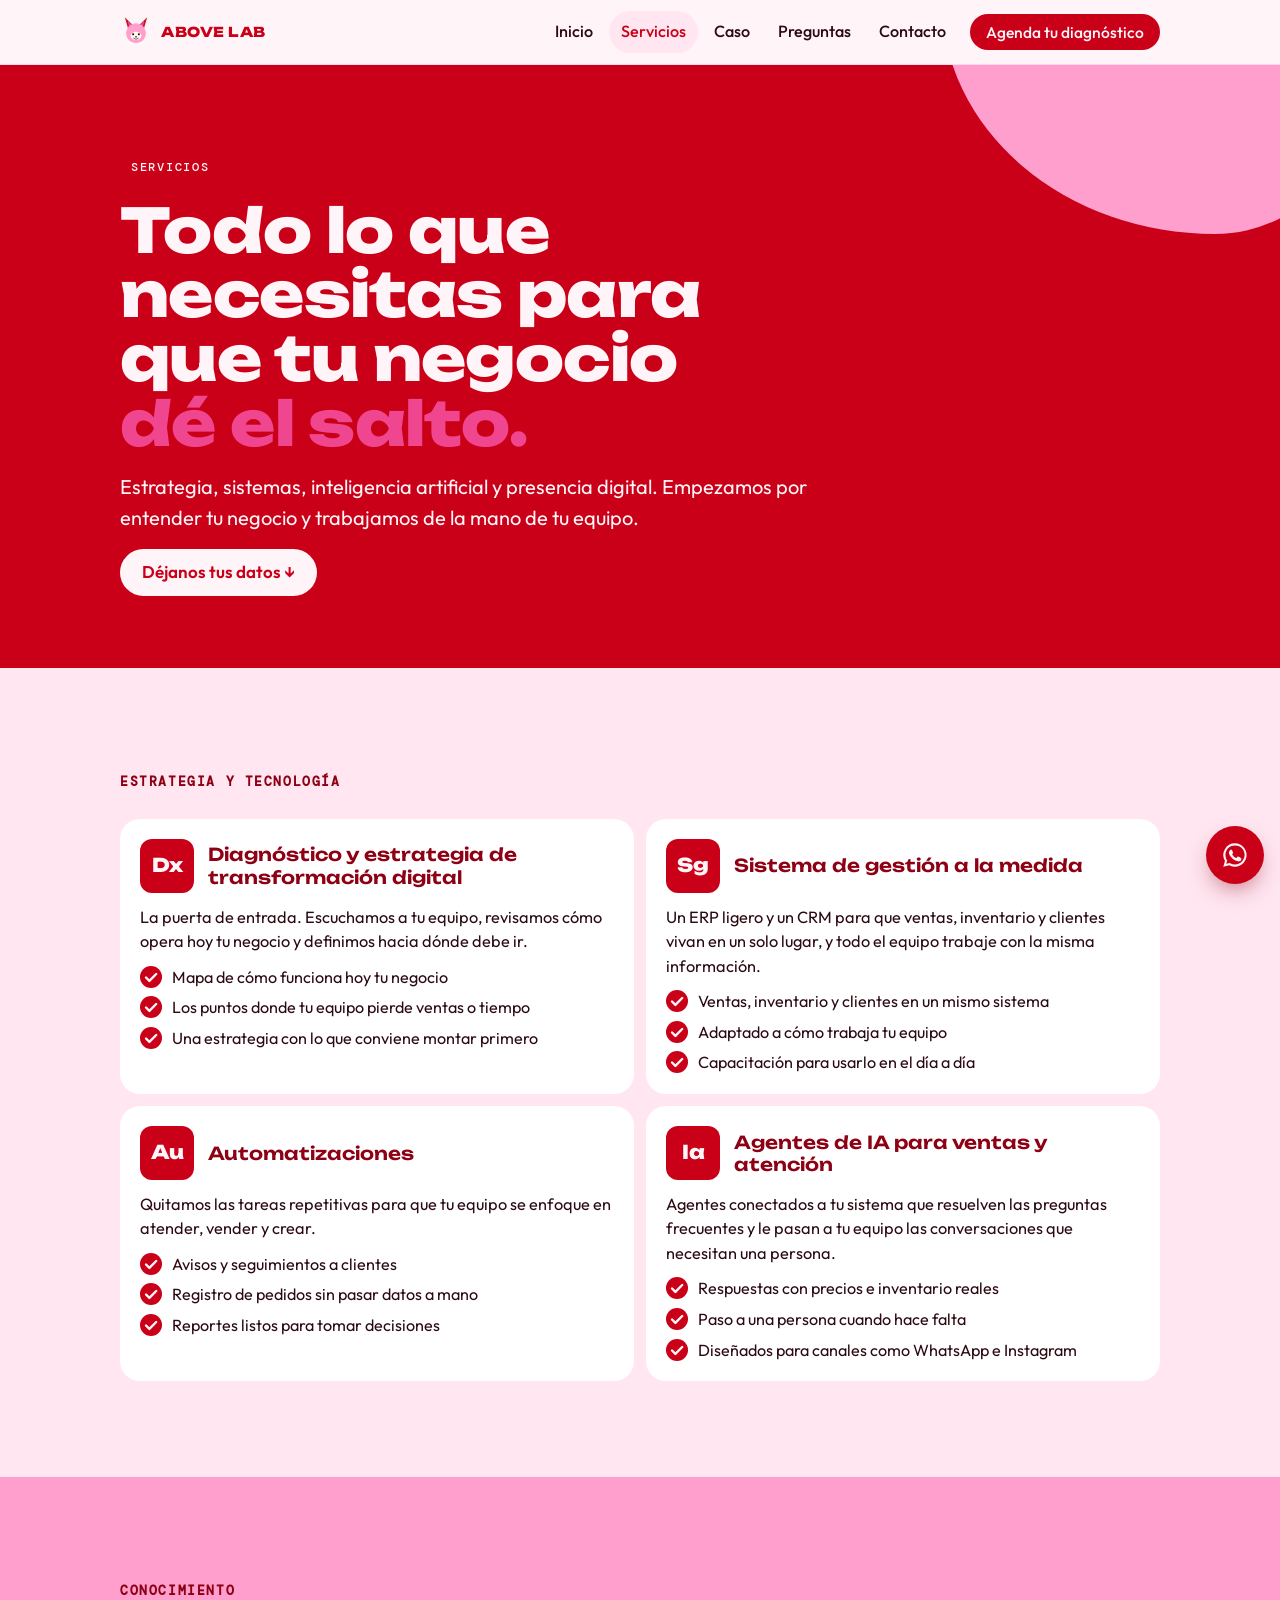
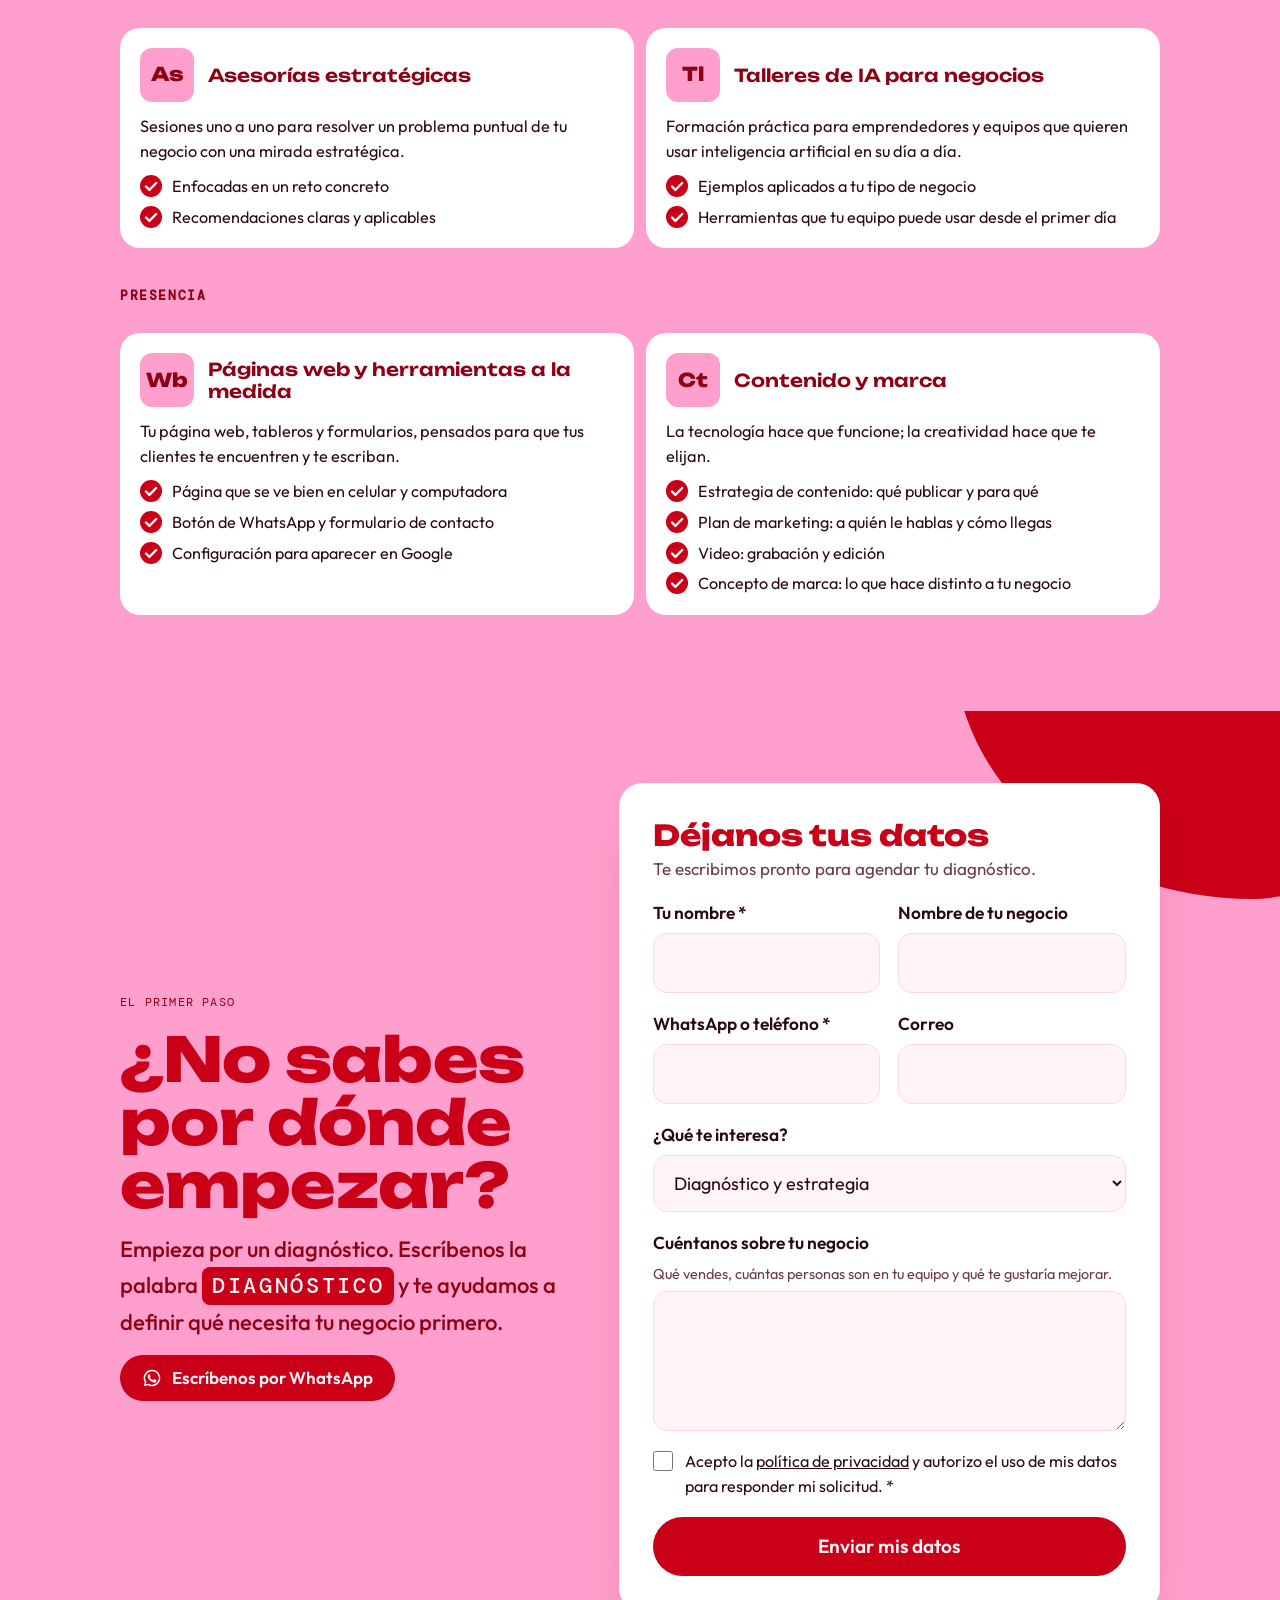
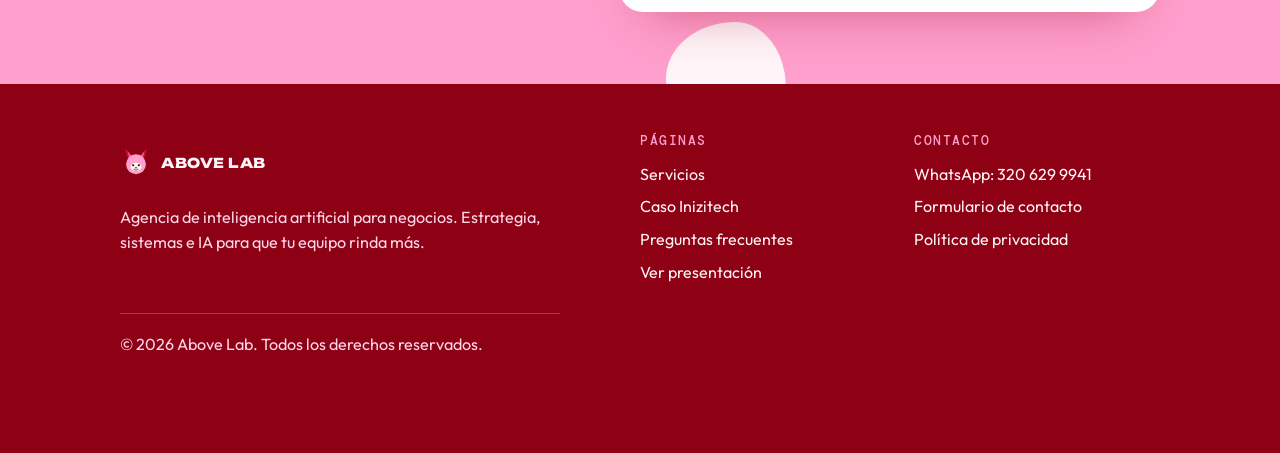
<file: servicios/index.html>
<!DOCTYPE html>
<html lang="es">
<head>
  <meta charset="UTF-8">
  <meta name="viewport" content="width=device-width, initial-scale=1, viewport-fit=cover">
  <title>Servicios · Above Lab</title>
  <meta name="description" content="Diagnóstico y estrategia, sistemas de gestión a la medida, automatizaciones, agentes de IA, asesorías, talleres, páginas web y contenido para negocios.">
  <meta name="theme-color" content="#C90018">
  <link rel="canonical" href="https://abovelab-ia.netlify.app/servicios/">
  <script>
    /* Si alguien entra por la dirección vieja de GitHub, lo llevamos a la principal (Netlify) */
    if (location.hostname === 'abovelab-ia.github.io') { location.replace('https://abovelab-ia.netlify.app' + location.pathname + location.search + location.hash); }
    document.documentElement.classList.add('js');
  </script>

  <!-- Vista previa al compartir el enlace -->
  <meta property="og:type" content="website">
  <meta property="og:site_name" content="Above Lab">
  <meta property="og:locale" content="es_CO">
  <meta property="og:url" content="https://abovelab-ia.netlify.app/servicios/">
  <meta property="og:title" content="Servicios · Above Lab">
  <meta property="og:description" content="Diagnóstico y estrategia, sistemas de gestión a la medida, automatizaciones, agentes de IA, asesorías, talleres, páginas web y contenido para negocios.">
  <meta property="og:image" content="https://abovelab-ia.netlify.app/og.png">
  <meta property="og:image:width" content="1200">
  <meta property="og:image:height" content="630">
  <meta name="twitter:card" content="summary_large_image">

  <link rel="icon" href="/favicon.svg" type="image/svg+xml">
  <link rel="apple-touch-icon" href="/apple-touch-icon.png">
  <link rel="preconnect" href="https://fonts.googleapis.com">
  <link rel="preconnect" href="https://fonts.gstatic.com" crossorigin>
  <link rel="stylesheet" href="https://fonts.googleapis.com/css2?family=DM+Mono:wght@400;500&family=Outfit:wght@400;500;600&family=Unbounded:wght@600;800&display=swap">
  <link rel="stylesheet" href="/styles.css">
</head>
<body>
  <a class="saltar" href="#contenido">Saltar al contenido</a>

  <!-- ===== Barra superior y menú ===== -->
  <header class="site-header">
    <div class="wrap">
      <a class="brand" href="/" aria-label="Above Lab, ir al inicio">
        <svg viewBox="0 0 100 100" aria-hidden="true">
          <polygon points="25,38 15,4 46,34" fill="#C8102E"/>
          <polygon points="75,38 85,4 54,34" fill="#C8102E"/>
          <polygon points="28,31 24,13 38,31" fill="#E85D9C"/>
          <polygon points="72,31 76,13 62,31" fill="#E85D9C"/>
          <circle cx="50" cy="54" r="31" fill="#FF9FCD"/>
          <ellipse cx="50" cy="62" rx="17" ry="13" fill="#FFF6F0"/>
          <circle cx="41" cy="57" r="3.4" fill="#2A1015"/>
          <circle cx="59" cy="57" r="3.4" fill="#2A1015"/>
          <circle cx="50" cy="65" r="2.6" fill="#2A1015"/>
          <path d="M 43 70 Q 50 76 57 70" stroke="#2A1015" stroke-width="2" fill="none" stroke-linecap="round"/>
        </svg>
        <span>ABOVE LAB</span>
      </a>
      <button class="menu-btn" type="button" aria-controls="menu" aria-expanded="false" aria-label="Abrir menú">
        <svg viewBox="0 0 24 24" aria-hidden="true"><path d="M4 7h16M4 12h16M4 17h16" fill="none" stroke="currentColor" stroke-width="2.2" stroke-linecap="round"/></svg>
      </button>
      <nav class="nav" id="menu" aria-label="Menú principal">
        <a href="/">Inicio</a>
        <a href="/servicios/" aria-current="page">Servicios</a>
        <a href="/caso-inizitech/">Caso</a>
        <a href="/#preguntas">Preguntas</a>
        <a href="/contacto/">Contacto</a>
        <a class="btn chico" href="#formulario">Agenda tu diagnóstico</a>
      </nav>
    </div>
  </header>

  <main id="contenido">

    <section class="page-hero">
      <div class="blob uno" aria-hidden="true"></div>
      <div class="wrap">
        <span class="eyebrow">Servicios</span>
        <h1>Todo lo que necesitas para que tu negocio <em>dé el salto.</em></h1>
        <p class="lede">Estrategia, sistemas, inteligencia artificial y presencia digital. Empezamos por entender tu negocio y trabajamos de la mano de tu equipo.</p>
        <div class="botones on-rojo">
          <a class="btn claro" href="#formulario">Déjanos tus datos ↓</a>
        </div>
      </div>
    </section>

    <section class="seccion g-claro" aria-labelledby="g1">
      <div class="wrap">
        <h2 id="g1" class="grupo-titulo">Estrategia y tecnología</h2>
        <div class="grid dos">
          <article class="servicio-card reveal">
            <div class="cabeza"><span class="sym">Dx</span><h3>Diagnóstico y estrategia de transformación digital</h3></div>
            <p>La puerta de entrada. Escuchamos a tu equipo, revisamos cómo opera hoy tu negocio y definimos hacia dónde debe ir.</p>
            <ul class="checks">
              <li>Mapa de cómo funciona hoy tu negocio</li>
              <li>Los puntos donde tu equipo pierde ventas o tiempo</li>
              <li>Una estrategia con lo que conviene montar primero</li>
            </ul>
          </article>
          <article class="servicio-card reveal">
            <div class="cabeza"><span class="sym">Sg</span><h3>Sistema de gestión a la medida</h3></div>
            <p>Un ERP ligero y un CRM para que ventas, inventario y clientes vivan en un solo lugar, y todo el equipo trabaje con la misma información.</p>
            <ul class="checks">
              <li>Ventas, inventario y clientes en un mismo sistema</li>
              <li>Adaptado a cómo trabaja tu equipo</li>
              <li>Capacitación para usarlo en el día a día</li>
            </ul>
          </article>
          <article class="servicio-card reveal">
            <div class="cabeza"><span class="sym">Au</span><h3>Automatizaciones</h3></div>
            <p>Quitamos las tareas repetitivas para que tu equipo se enfoque en atender, vender y crear.</p>
            <ul class="checks">
              <li>Avisos y seguimientos a clientes</li>
              <li>Registro de pedidos sin pasar datos a mano</li>
              <li>Reportes listos para tomar decisiones</li>
            </ul>
          </article>
          <article class="servicio-card reveal">
            <div class="cabeza"><span class="sym">Ia</span><h3>Agentes de IA para ventas y atención</h3></div>
            <p>Agentes conectados a tu sistema que resuelven las preguntas frecuentes y le pasan a tu equipo las conversaciones que necesitan una persona.</p>
            <ul class="checks">
              <li>Respuestas con precios e inventario reales</li>
              <li>Paso a una persona cuando hace falta</li>
              <li>Diseñados para canales como WhatsApp e Instagram</li>
            </ul>
          </article>
        </div>
      </div>
    </section>

    <section class="seccion g-rosa" aria-labelledby="g2">
      <div class="wrap">
        <h2 id="g2" class="grupo-titulo">Conocimiento</h2>
        <div class="grid dos">
          <article class="servicio-card reveal">
            <div class="cabeza"><span class="sym rosa">As</span><h3>Asesorías estratégicas</h3></div>
            <p>Sesiones uno a uno para resolver un problema puntual de tu negocio con una mirada estratégica.</p>
            <ul class="checks">
              <li>Enfocadas en un reto concreto</li>
              <li>Recomendaciones claras y aplicables</li>
            </ul>
          </article>
          <article class="servicio-card reveal">
            <div class="cabeza"><span class="sym rosa">Tl</span><h3>Talleres de IA para negocios</h3></div>
            <p>Formación práctica para emprendedores y equipos que quieren usar inteligencia artificial en su día a día.</p>
            <ul class="checks">
              <li>Ejemplos aplicados a tu tipo de negocio</li>
              <li>Herramientas que tu equipo puede usar desde el primer día</li>
            </ul>
          </article>
        </div>
        <h2 id="g3" class="grupo-titulo">Presencia</h2>
        <div class="grid dos">
          <article class="servicio-card reveal">
            <div class="cabeza"><span class="sym rosa">Wb</span><h3>Páginas web y herramientas a la medida</h3></div>
            <p>Tu página web, tableros y formularios, pensados para que tus clientes te encuentren y te escriban.</p>
            <ul class="checks">
              <li>Página que se ve bien en celular y computadora</li>
              <li>Botón de WhatsApp y formulario de contacto</li>
              <li>Configuración para aparecer en Google</li>
            </ul>
          </article>
          <article class="servicio-card reveal">
            <div class="cabeza"><span class="sym rosa">Ct</span><h3>Contenido y marca</h3></div>
            <p>La tecnología hace que funcione; la creatividad hace que te elijan.</p>
            <ul class="checks">
              <li>Estrategia de contenido: qué publicar y para qué</li>
              <li>Plan de marketing: a quién le hablas y cómo llegas</li>
              <li>Video: grabación y edición</li>
              <li>Concepto de marca: lo que hace distinto a tu negocio</li>
            </ul>
          </article>
        </div>
      </div>
    </section>

    <!-- Llamado final con formulario -->
    <section class="cierre" aria-labelledby="cierre-titulo">
      <div class="blob uno" aria-hidden="true"></div>
      <div class="blob dos" aria-hidden="true"></div>
      <div class="wrap cierre-grid">
        <div class="cierre-texto">
          <span class="mono">El primer paso</span>
          <h2 id="cierre-titulo">¿No sabes por dónde empezar?</h2>
          <p>Empieza por un diagnóstico. Escríbenos la palabra <span class="palabra">DIAGNÓSTICO</span> y te ayudamos a definir qué necesita tu negocio primero.</p>
          <div class="botones">
            <a class="btn" href="https://wa.me/573206299941?text=DIAGN%C3%93STICO" target="_blank" rel="noopener"><svg viewBox="0 0 24 24" aria-hidden="true"><use href="#ico-wa"/></svg> Escríbenos por WhatsApp</a>
          </div>
        </div>
        <form class="form" id="formulario" name="contacto" method="POST" action="/gracias/" data-netlify="true" netlify-honeypot="bot-field">
            <input type="hidden" name="form-name" value="contacto">
            <p class="oculto"><label>No llenes este campo: <input name="bot-field" tabindex="-1" autocomplete="off"></label></p>
            <div class="form-cabeza">
              <h3>Déjanos tus datos</h3>
              <p>Te escribimos pronto para agendar tu diagnóstico.</p>
            </div>
            <div class="fila">
              <div class="campo">
                <label for="nombre">Tu nombre *</label>
                <input id="nombre" name="nombre" type="text" autocomplete="name" required>
              </div>
              <div class="campo">
                <label for="negocio">Nombre de tu negocio</label>
                <input id="negocio" name="negocio" type="text" autocomplete="organization">
              </div>
            </div>
            <div class="fila">
              <div class="campo">
                <label for="telefono">WhatsApp o teléfono *</label>
                <input id="telefono" name="telefono" type="tel" autocomplete="tel" inputmode="tel" required>
              </div>
              <div class="campo">
                <label for="correo">Correo</label>
                <input id="correo" name="correo" type="email" autocomplete="email">
              </div>
            </div>
            <div class="campo">
              <label for="interes">¿Qué te interesa?</label>
              <select id="interes" name="interes">
                <option>Diagnóstico y estrategia</option>
                <option>Sistema de gestión (ERP / CRM)</option>
                <option>Automatizaciones</option>
                <option>Agentes de IA para ventas y atención</option>
                <option>Asesoría estratégica</option>
                <option>Taller de IA para mi equipo</option>
                <option>Página web</option>
                <option>Contenido y marca</option>
                <option>Todavía no lo sé</option>
              </select>
            </div>
            <div class="campo">
              <label for="mensaje">Cuéntanos sobre tu negocio</label>
              <span class="ayuda" id="mensaje-ayuda">Qué vendes, cuántas personas son en tu equipo y qué te gustaría mejorar.</span>
              <textarea id="mensaje" name="mensaje" aria-describedby="mensaje-ayuda"></textarea>
            </div>
            <label class="acepto">
              <input type="checkbox" name="acepto-privacidad" value="Sí" required>
              <span>Acepto la <a href="/privacidad/" target="_blank">política de privacidad</a> y autorizo el uso de mis datos para responder mi solicitud. *</span>
            </label>
            <button class="btn grande" type="submit">Enviar mis datos</button>
          </form>
      </div>
    </section>
  </main>

  <!-- ===== Pie de página ===== -->
  <footer class="site-footer">
    <div class="wrap">
      <div style="display:grid;gap:12px">
        <a class="brand" href="/" aria-label="Above Lab, ir al inicio">
          <svg viewBox="0 0 100 100" aria-hidden="true">
          <polygon points="25,38 15,4 46,34" fill="#C8102E"/>
          <polygon points="75,38 85,4 54,34" fill="#C8102E"/>
          <polygon points="28,31 24,13 38,31" fill="#E85D9C"/>
          <polygon points="72,31 76,13 62,31" fill="#E85D9C"/>
          <circle cx="50" cy="54" r="31" fill="#FF9FCD"/>
          <ellipse cx="50" cy="62" rx="17" ry="13" fill="#FFF6F0"/>
          <circle cx="41" cy="57" r="3.4" fill="#2A1015"/>
          <circle cx="59" cy="57" r="3.4" fill="#2A1015"/>
          <circle cx="50" cy="65" r="2.6" fill="#2A1015"/>
          <path d="M 43 70 Q 50 76 57 70" stroke="#2A1015" stroke-width="2" fill="none" stroke-linecap="round"/>
        </svg>
          <span>ABOVE LAB</span>
        </a>
        <p>Agencia de inteligencia artificial para negocios. Estrategia, sistemas e IA para que tu equipo rinda más.</p>
      </div>
      <div>
        <h3>Páginas</h3>
        <ul>
          <li><a href="/servicios/">Servicios</a></li>
          <li><a href="/caso-inizitech/">Caso Inizitech</a></li>
          <li><a href="/#preguntas">Preguntas frecuentes</a></li>
          <li><a href="/presentacion/">Ver presentación</a></li>
        </ul>
      </div>
      <div>
        <h3>Contacto</h3>
        <ul>
          <li><a href="https://wa.me/573206299941?text=DIAGN%C3%93STICO" target="_blank" rel="noopener">WhatsApp: 320 629 9941</a></li>
          <li><a href="/contacto/">Formulario de contacto</a></li>
          <li><a href="/privacidad/">Política de privacidad</a></li>
        </ul>
      </div>
      <p class="legal">© 2026 Above Lab. Todos los derechos reservados.</p>
    </div>
  </footer>

  <a class="wa-flotante" href="https://wa.me/573206299941?text=DIAGN%C3%93STICO" target="_blank" rel="noopener" aria-label="Escríbenos por WhatsApp">
    <svg viewBox="0 0 24 24" aria-hidden="true"><use href="#ico-wa"/></svg>
  </a>

  <!-- Ícono de WhatsApp (se dibuja una vez y se reutiliza) -->
  <svg width="0" height="0" style="position:absolute" aria-hidden="true">
    <symbol id="ico-wa" viewBox="0 0 24 24"><path fill="currentColor" d="M12 2a10 10 0 0 0-8.6 15.1L2 22l5-1.3A10 10 0 1 0 12 2zm0 18.2a8.2 8.2 0 0 1-4.2-1.2l-.3-.2-3 .8.8-2.9-.2-.3A8.2 8.2 0 1 1 12 20.2zm4.5-6.1c-.2-.1-1.5-.7-1.7-.8-.2-.1-.4-.1-.6.1l-.8 1c-.1.2-.3.2-.5.1a6.7 6.7 0 0 1-3.3-2.9c-.3-.4.3-.4.7-1.4.1-.2 0-.3 0-.4l-.8-1.8c-.2-.5-.4-.4-.6-.4h-.5a1 1 0 0 0-.7.3 3 3 0 0 0-.9 2.2 5.2 5.2 0 0 0 1.1 2.7 11.8 11.8 0 0 0 4.5 4c1.7.7 2.3.8 3.2.6.5-.1 1.5-.6 1.7-1.2.2-.6.2-1.1.1-1.2l-.4-.3z"/></symbol>
  </svg>

  <script src="/formulario.js" defer></script>
  <script src="/main.js" defer></script>
</body>
</html>
</file>
<file: styles.css>
/* =========================================================
   Above Lab · Estilos de la página web
   Colores, tipografías y piezas que comparten todas las páginas.
   ========================================================= */

/* ===== Colores y tipografías de la marca ===== */
:root{
  color-scheme:light;
  --rojo:#C90018;
  --vino:#8E0014;
  --rosa:#FF9FCD;
  --rosa-claro:#FFE6F1;
  --fucsia:#F0458F;
  --crema:#FFF4F8;
  --rosa-luz:#FFD6EA;
  --tinta:#2B0A12;
  --tinta-suave:#6B3A47;
  --blanco:#FFFFFF;
  --f-display:'Unbounded','Arial Black','Segoe UI',system-ui,sans-serif;
  --f-body:'Outfit','Segoe UI',system-ui,sans-serif;
  --f-mono:'DM Mono','SFMono-Regular',Consolas,monospace;
  --ancho:1080px;
  --gut:max(20px, env(safe-area-inset-left, 0px));
  --header:64px;
}

/* ===== Base ===== */
*{box-sizing:border-box}
html{scroll-behavior:smooth;scroll-padding-top:calc(var(--header) + 12px)}
body{
  margin:0;background:var(--crema);color:var(--tinta);
  font-family:var(--f-body);font-size:16px;line-height:1.55;
  -webkit-tap-highlight-color:transparent;
}
h1,h2,h3,p,ul{margin:0}
img{max-width:100%;display:block}
a{color:inherit}
a:focus-visible,button:focus-visible,input:focus-visible,select:focus-visible,textarea:focus-visible,summary:focus-visible{
  outline:3px solid var(--fucsia);outline-offset:3px;
}
.wrap{width:100%;max-width:var(--ancho);margin-inline:auto;padding-inline:var(--gut)}
.saltar{position:absolute;left:-999px;top:8px;z-index:100;background:var(--rojo);color:var(--crema);padding:10px 14px;border-radius:10px}
.saltar:focus{left:12px}

/* ===== Barra superior y menú ===== */
.site-header{
  position:sticky;top:0;z-index:50;background:rgba(255,244,248,.94);
  backdrop-filter:saturate(1.4) blur(10px);-webkit-backdrop-filter:saturate(1.4) blur(10px);
  border-bottom:1px solid var(--rosa-luz);
}
.site-header .wrap{height:var(--header);display:flex;align-items:center;justify-content:space-between;gap:16px}
.brand{display:flex;align-items:center;gap:9px;text-decoration:none}
.brand svg{width:32px;height:32px;flex:none}
.brand span{font-family:var(--f-display);font-weight:800;font-size:.8rem;letter-spacing:.04em;color:var(--rojo)}
.nav{display:flex;align-items:center;gap:4px}
.nav a{
  text-decoration:none;font-weight:500;font-size:.95rem;color:var(--tinta);
  padding:8px 12px;border-radius:99px;transition:background .2s,color .2s;
}
.nav a:hover{background:var(--rosa-claro);color:var(--rojo)}
.nav a[aria-current="page"]{color:var(--rojo);background:var(--rosa-claro)}
.nav .btn{margin-left:8px}
.nav a.btn,.nav a.btn:hover{color:var(--crema)}
.nav a.btn{background:var(--rojo)}
.nav a.btn:hover{background:var(--vino)}
.menu-btn{
  display:none;width:44px;height:44px;border:0;border-radius:12px;cursor:pointer;
  background:var(--rosa-claro);color:var(--rojo);place-items:center;
}
.menu-btn svg{width:22px;height:22px}
@media (max-width:859px){
  .menu-btn{display:grid}
  .nav{
    position:absolute;left:0;right:0;top:var(--header);
    flex-direction:column;align-items:stretch;gap:2px;
    background:var(--crema);border-bottom:1px solid var(--rosa-luz);
    padding:10px var(--gut) 18px;box-shadow:0 18px 30px -18px rgba(43,10,18,.35);
    display:none;
  }
  .nav.abierto{display:flex}
  .nav a{padding:12px 14px;font-size:1.05rem}
  .nav .btn{margin:8px 0 0;justify-content:center}
}

/* ===== Botones ===== */
.btn{
  display:inline-flex;align-items:center;justify-content:center;gap:10px;
  padding:13px 22px;border-radius:99px;border:0;cursor:pointer;
  font-family:var(--f-body);font-weight:600;font-size:1rem;line-height:1.2;text-decoration:none;
  background:var(--rojo);color:var(--crema);transition:background .2s,transform .2s,color .2s;
}
.btn:hover{background:var(--vino)}
.btn:active{transform:scale(.97)}
.btn svg{width:20px;height:20px;flex:none}
.btn.claro{background:var(--crema);color:var(--rojo)}
.btn.claro:hover{background:var(--rosa-luz)}
.btn.borde{background:transparent;color:var(--rojo);box-shadow:inset 0 0 0 2px var(--rojo)}
.btn.borde:hover{background:var(--rojo);color:var(--crema)}
.on-rojo .btn.borde{color:var(--crema);box-shadow:inset 0 0 0 2px var(--crema)}
.on-rojo .btn.borde:hover{background:var(--crema);color:var(--rojo)}
.btn.chico{padding:9px 16px;font-size:.92rem}
.botones{display:flex;flex-wrap:wrap;gap:12px}
.enlace{font-weight:600;color:var(--rojo);text-decoration:none;display:inline-flex;align-items:center;gap:6px}
.enlace:hover{text-decoration:underline}
.on-rojo .enlace{color:var(--crema)}
.on-rojo-enlace{color:var(--crema)}

/* ===== Secciones ===== */
.seccion{padding-block:64px}
.seccion .wrap{display:flex;flex-direction:column;gap:22px}
.g-claro{background:var(--rosa-claro);color:var(--tinta)}
.g-rosa{background:var(--rosa);color:var(--tinta)}
.g-rojo{background:var(--rojo);color:var(--crema)}
.g-crema{background:var(--crema);color:var(--tinta)}

.eyebrow{
  font-family:var(--f-mono);font-weight:500;font-size:.72rem;letter-spacing:.14em;text-transform:uppercase;
  display:inline-flex;align-items:center;align-self:flex-start;
  padding:5px 11px;border-radius:99px;background:var(--rojo);color:var(--crema);
}
.g-rojo .eyebrow{background:var(--rosa);color:var(--vino)}
h1,h2{font-family:var(--f-display);font-weight:800;letter-spacing:-.01em;text-wrap:balance}
h2{font-size:clamp(1.5rem,5.2vw,2.5rem);line-height:1.14;color:var(--rojo)}
h2 em,h1 em{font-style:normal;color:var(--fucsia)}
.g-rosa h2{color:var(--vino)}
.g-rosa h2 em{color:var(--rojo)}
.g-rojo h2,.g-rojo h1{color:var(--crema)}
.g-rojo h2 em,.g-rojo h1 em{color:var(--rosa)}
.lede{font-size:clamp(1.02rem,3.4vw,1.18rem);max-width:62ch}
.mono{font-family:var(--f-mono);font-size:.72rem;letter-spacing:.1em;text-transform:uppercase}
.nota-final{font-size:1.02rem;font-weight:500;max-width:60ch}

/* ===== Portada (inicio) y encabezado de páginas internas ===== */
.hero{position:relative;overflow:hidden;background:var(--rojo);color:var(--crema)}
.hero .wrap{position:relative;min-height:min(84svh,720px);display:flex;flex-direction:column;justify-content:flex-end;gap:18px;padding-block:56px}
.hero .mono{color:var(--rosa-luz)}
.wordmark{font-size:clamp(3.2rem,17vw,7.5rem);line-height:.92;letter-spacing:-.03em;color:var(--crema)}
.wordmark b{display:block;font-weight:800;color:var(--rosa)}
.tagline{font-size:clamp(1.08rem,4.2vw,1.45rem);font-weight:500;line-height:1.3;max-width:30ch}
.blob{position:absolute;aspect-ratio:1;border-radius:58% 42% 38% 62% / 47% 55% 45% 53%;animation:morf 14s ease-in-out infinite alternate}
.blob.uno{width:min(92vw,560px);top:-40%;right:-34%;background:var(--rosa)}
.blob.dos{width:min(26vw,150px);top:34%;left:-8%;background:var(--vino);animation-duration:10s;animation-direction:alternate-reverse}
.page-hero{position:relative;overflow:hidden;background:var(--rojo);color:var(--crema)}
.page-hero .wrap{position:relative;padding-block:56px 48px;display:flex;flex-direction:column;gap:16px}
.page-hero h1{font-size:clamp(2rem,8vw,3.6rem);line-height:1.05}
.page-hero .lede{color:var(--crema)}
.page-hero .blob.uno{width:150px;top:-60px;right:-60px}
.page-hero .blob.dos{display:none}

/* ===== Tarjetas ===== */
.grid{display:grid;grid-template-columns:1fr;gap:12px}
.card{border-radius:18px;padding:16px 18px;background:var(--blanco);color:var(--tinta);display:flex;flex-direction:column;gap:6px}
.card .mono{color:var(--fucsia)}
.card h3{font-family:var(--f-display);font-weight:600;font-size:1.02rem;line-height:1.25}
.card p{font-size:.95rem;line-height:1.45}
.g-rojo .card p{color:var(--tinta)}
.remate{font-size:1.02rem;font-weight:500;max-width:60ch}

/* Problema */
.sintoma{display:grid;grid-template-columns:auto 1fr;gap:12px;align-items:start;padding:15px 16px;border-radius:16px;background:var(--blanco)}
.sintoma .x{width:30px;height:30px;border-radius:50%;background:var(--rojo);color:var(--crema);display:grid;place-items:center;font-family:var(--f-display);font-weight:800;font-size:.8rem}
.sintoma h3{font-size:1.02rem;font-weight:600;line-height:1.25}
.sintoma p{font-size:.93rem;color:var(--tinta-suave);line-height:1.45}

/* Servicios (sigla + texto) */
.servicio{display:grid;grid-template-columns:54px 1fr;gap:14px;align-items:start}
.sym{
  width:54px;height:54px;border-radius:12px;display:grid;place-items:center;
  font-family:var(--f-display);font-weight:800;font-size:1.12rem;background:var(--rojo);color:var(--crema);
}
.sym.rosa{background:var(--rosa);color:var(--vino)}
.servicio h3{font-size:1.02rem;font-weight:600;line-height:1.25}
.servicio p{font-size:.93rem;line-height:1.45;color:var(--tinta-suave)}
.servicio-card{background:var(--blanco);border-radius:20px;padding:20px;display:flex;flex-direction:column;gap:12px}
.servicio-card .cabeza{display:grid;grid-template-columns:54px 1fr;gap:14px;align-items:center}
.servicio-card h3{font-family:var(--f-display);font-weight:600;font-size:1.05rem;line-height:1.25;color:var(--vino)}
.servicio-card p{font-size:.96rem;line-height:1.5}
.grupo-titulo{font-family:var(--f-mono);font-size:.78rem;letter-spacing:.12em;text-transform:uppercase;color:var(--vino);margin-top:10px}

/* Lista con chulitos */
.checks{list-style:none;padding:0;display:grid;gap:8px}
.checks li{display:grid;grid-template-columns:22px 1fr;gap:10px;font-size:.95rem;line-height:1.4;align-items:start}
.checks li::before{
  content:"";width:22px;height:22px;border-radius:50%;background:var(--rojo);
  background-image:url("data:image/svg+xml,%3Csvg xmlns='http://www.w3.org/2000/svg' viewBox='0 0 22 22'%3E%3Cpath d='M6 11.5l3.4 3.4L16.2 8' fill='none' stroke='%23FFF4F8' stroke-width='2.4' stroke-linecap='round' stroke-linejoin='round'/%3E%3C/svg%3E");
}

/* Pasos numerados */
.pasos{display:grid;grid-template-columns:1fr;gap:10px;counter-reset:paso}
.paso{counter-increment:paso;display:grid;grid-template-columns:auto 1fr;gap:14px;align-items:start;align-content:start;padding:16px 18px;border-radius:18px;background:var(--blanco)}
.paso::before{content:counter(paso);font-family:var(--f-display);font-weight:800;font-size:1.6rem;line-height:1;color:var(--rojo);min-width:1.1em}
.paso h3{font-family:var(--f-display);font-weight:600;font-size:1rem;line-height:1.25;color:var(--vino)}
.paso p{font-size:.93rem;line-height:1.45}
.g-claro .paso.crema,.g-crema .paso{background:var(--blanco)}

/* Caso */
.ficha{background:var(--blanco);border-radius:22px;padding:22px 20px;display:flex;flex-direction:column;gap:14px;border:2px dashed var(--rosa)}
.ficha p{font-size:.98rem}

/* Preguntas frecuentes */
.faq{display:grid;gap:10px}
.faq details{background:var(--blanco);border-radius:16px;padding:0 18px}
.faq summary{
  cursor:pointer;list-style:none;display:flex;justify-content:space-between;align-items:center;gap:14px;
  padding:16px 0;font-weight:600;font-size:1.02rem;line-height:1.3;
}
.faq summary::-webkit-details-marker{display:none}
.faq summary::after{
  content:"+";flex:none;width:28px;height:28px;border-radius:50%;display:grid;place-items:center;
  background:var(--rosa-claro);color:var(--rojo);font-family:var(--f-display);font-weight:800;transition:transform .2s;
}
.faq details[open] summary::after{transform:rotate(45deg)}
.faq details p{padding:0 0 18px;font-size:.96rem;line-height:1.55;color:var(--tinta-suave);max-width:70ch}

/* Llamado final */
.cierre{position:relative;overflow:hidden;background:var(--rosa);color:var(--vino)}
.cierre .wrap{position:relative;padding-block:72px;display:flex;flex-direction:column;gap:16px;align-items:flex-start}
.cierre .cierre-grid{display:grid;grid-template-columns:1fr;gap:28px;align-items:start}
.cierre-texto{display:flex;flex-direction:column;gap:16px;align-items:flex-start}
.cierre .blob.uno{background:var(--rojo);width:150px;top:-60px;right:-60px}
.cierre .blob.dos{background:var(--crema);top:auto;bottom:-6%;left:52%}
.cierre h2{font-size:clamp(2rem,9vw,4rem);line-height:1.02;color:var(--rojo);max-width:14ch}
.cierre-texto p{font-size:clamp(1.05rem,4vw,1.3rem);font-weight:500;max-width:32ch}
.palabra{display:inline-block;font-family:var(--f-mono);font-weight:500;letter-spacing:.12em;background:var(--rojo);color:var(--crema);padding:2px 10px;border-radius:8px}

/* ===== Formulario ===== */
.form{position:relative;display:grid;gap:18px;background:var(--blanco);color:var(--tinta);border-radius:24px;padding:26px 20px;box-shadow:0 24px 50px -28px rgba(142,0,20,.45);width:100%}
.form-cabeza{display:grid;gap:4px}
.form-cabeza h3{font-family:var(--f-display);font-weight:800;font-size:clamp(1.3rem,5vw,1.7rem);line-height:1.15;color:var(--rojo)}
.form-cabeza p{font-size:1rem;color:var(--tinta-suave)}
.fila{display:grid;grid-template-columns:1fr;gap:18px}
.campo{display:grid;gap:6px}
.campo label{font-weight:600;font-size:1.02rem}
.campo .ayuda{font-size:.85rem;color:var(--tinta-suave)}
.campo input,.campo select,.campo textarea{
  width:100%;font:inherit;font-size:1rem;color:var(--tinta);
  background:var(--crema);border:1.5px solid var(--rosa-luz);border-radius:14px;padding:15px 16px;min-height:54px;font-size:1.06rem;
}
.campo input:focus,.campo select:focus,.campo textarea:focus{border-color:var(--rojo);outline:none;box-shadow:0 0 0 3px var(--rosa-luz)}
.campo textarea{min-height:140px;resize:vertical}
.acepto{display:grid;grid-template-columns:22px 1fr;gap:10px;align-items:start;font-size:.95rem}
.btn.grande{width:100%;padding:18px 24px;font-size:1.12rem}
.acepto input{width:20px;height:20px;margin:2px 0 0;accent-color:var(--rojo)}
.oculto{position:absolute!important;left:-9999px!important}
.contacto-grid{display:grid;grid-template-columns:1fr;gap:16px;align-items:start}
.canal{background:var(--rojo);color:var(--crema);border-radius:22px;padding:22px 20px;display:flex;flex-direction:column;gap:12px}
.canal h3{font-family:var(--f-display);font-weight:800;font-size:1.15rem}

/* Texto largo (política) */
.texto{max-width:72ch;display:flex;flex-direction:column;gap:14px}
.texto h2{font-size:clamp(1.2rem,4vw,1.5rem);margin-top:14px}
.texto p,.texto li{font-size:1rem;line-height:1.65}
.texto ul{padding-left:1.2em;display:grid;gap:6px}

/* ===== Pie de página ===== */
.site-footer{background:var(--vino);color:var(--crema);padding-block:48px 96px}
.site-footer .wrap{display:grid;gap:28px}
.site-footer .brand span{color:var(--crema)}
.site-footer p{font-size:.95rem;color:var(--rosa-luz);max-width:40ch}
.site-footer h3{font-family:var(--f-mono);font-size:.74rem;letter-spacing:.12em;text-transform:uppercase;color:var(--rosa);margin-bottom:10px;font-weight:500}
.site-footer ul{list-style:none;padding:0;display:grid;gap:8px}
.site-footer a{text-decoration:none;color:var(--crema)}
.site-footer a:hover{text-decoration:underline}
.legal{font-size:.82rem;color:var(--rosa-luz);border-top:1px solid rgba(255,214,234,.25);padding-top:18px}

/* ===== Botón flotante de WhatsApp ===== */
.wa-flotante{
  position:fixed;right:max(16px, env(safe-area-inset-right, 0px));bottom:max(16px, env(safe-area-inset-bottom, 0px));z-index:60;
  width:58px;height:58px;border-radius:50%;display:grid;place-items:center;
  background:var(--rojo);color:var(--crema);box-shadow:0 10px 24px -8px rgba(142,0,20,.6);
  transition:transform .2s,background .2s;
}
.wa-flotante:hover{background:var(--vino);transform:scale(1.06)}
.wa-flotante svg{width:28px;height:28px}

/* ===== Animaciones ===== */
@keyframes morf{to{border-radius:40% 60% 62% 38% / 58% 40% 60% 42%;transform:rotate(14deg) scale(1.05)}}
.js .reveal{opacity:0;transform:translateY(18px);transition:opacity .6s ease,transform .6s cubic-bezier(.2,.7,.2,1)}
.js .reveal.visible{opacity:1;transform:none}
@media (prefers-reduced-motion: reduce){
  html{scroll-behavior:auto}
  *,*::before,*::after{animation:none!important;transition:none!important}
  .js .reveal{opacity:1;transform:none}
}

/* ===== Pantallas grandes (computadora) ===== */
@media (min-width:820px){
  html{font-size:106.25%}
  .seccion{padding-block:96px}
  .seccion .wrap{gap:30px}
  .grid.dos{grid-template-columns:1fr 1fr}
  .grid.tres{grid-template-columns:repeat(3,1fr)}
  .grid.cuatro{grid-template-columns:repeat(4,1fr)}
  .pasos.dos{grid-template-columns:1fr 1fr}
  .pasos.tres{grid-template-columns:repeat(3,1fr)}
  .pasos.cuatro{grid-template-columns:repeat(4,1fr)}
  .pasos.cuatro .paso,.pasos.tres .paso{grid-template-columns:1fr}
  .hero .wrap{justify-content:center}
  .hero .wrap > *{max-width:min(58%,600px)}
  .blob.uno{width:min(46vw,620px);top:-18%;right:-10%}
  .blob.dos{width:120px;top:auto;bottom:10%;left:56%}
  .wordmark{font-size:clamp(3rem,9vw,7rem)}
  .page-hero .wrap{padding-block:88px 72px}
  .page-hero .blob.uno{width:min(40vw,440px);top:-45%;right:-8%}
  .cierre .blob.uno{width:min(42vw,480px);top:-30%;right:-12%}
  .page-hero .wrap > *{max-width:min(70%,720px)}
  .cierre .cierre-grid{grid-template-columns:5fr 6fr;gap:48px;align-items:center}
  .form{padding:36px 34px}
  .fila{grid-template-columns:1fr 1fr}
  .cierre h2{font-size:clamp(2rem,4.8vw,3.8rem)}
  .contacto-grid{grid-template-columns:2fr 1fr;gap:24px}
  .site-footer .wrap{grid-template-columns:2fr 1fr 1fr}
  .legal{grid-column:1/-1}
}
</file>
